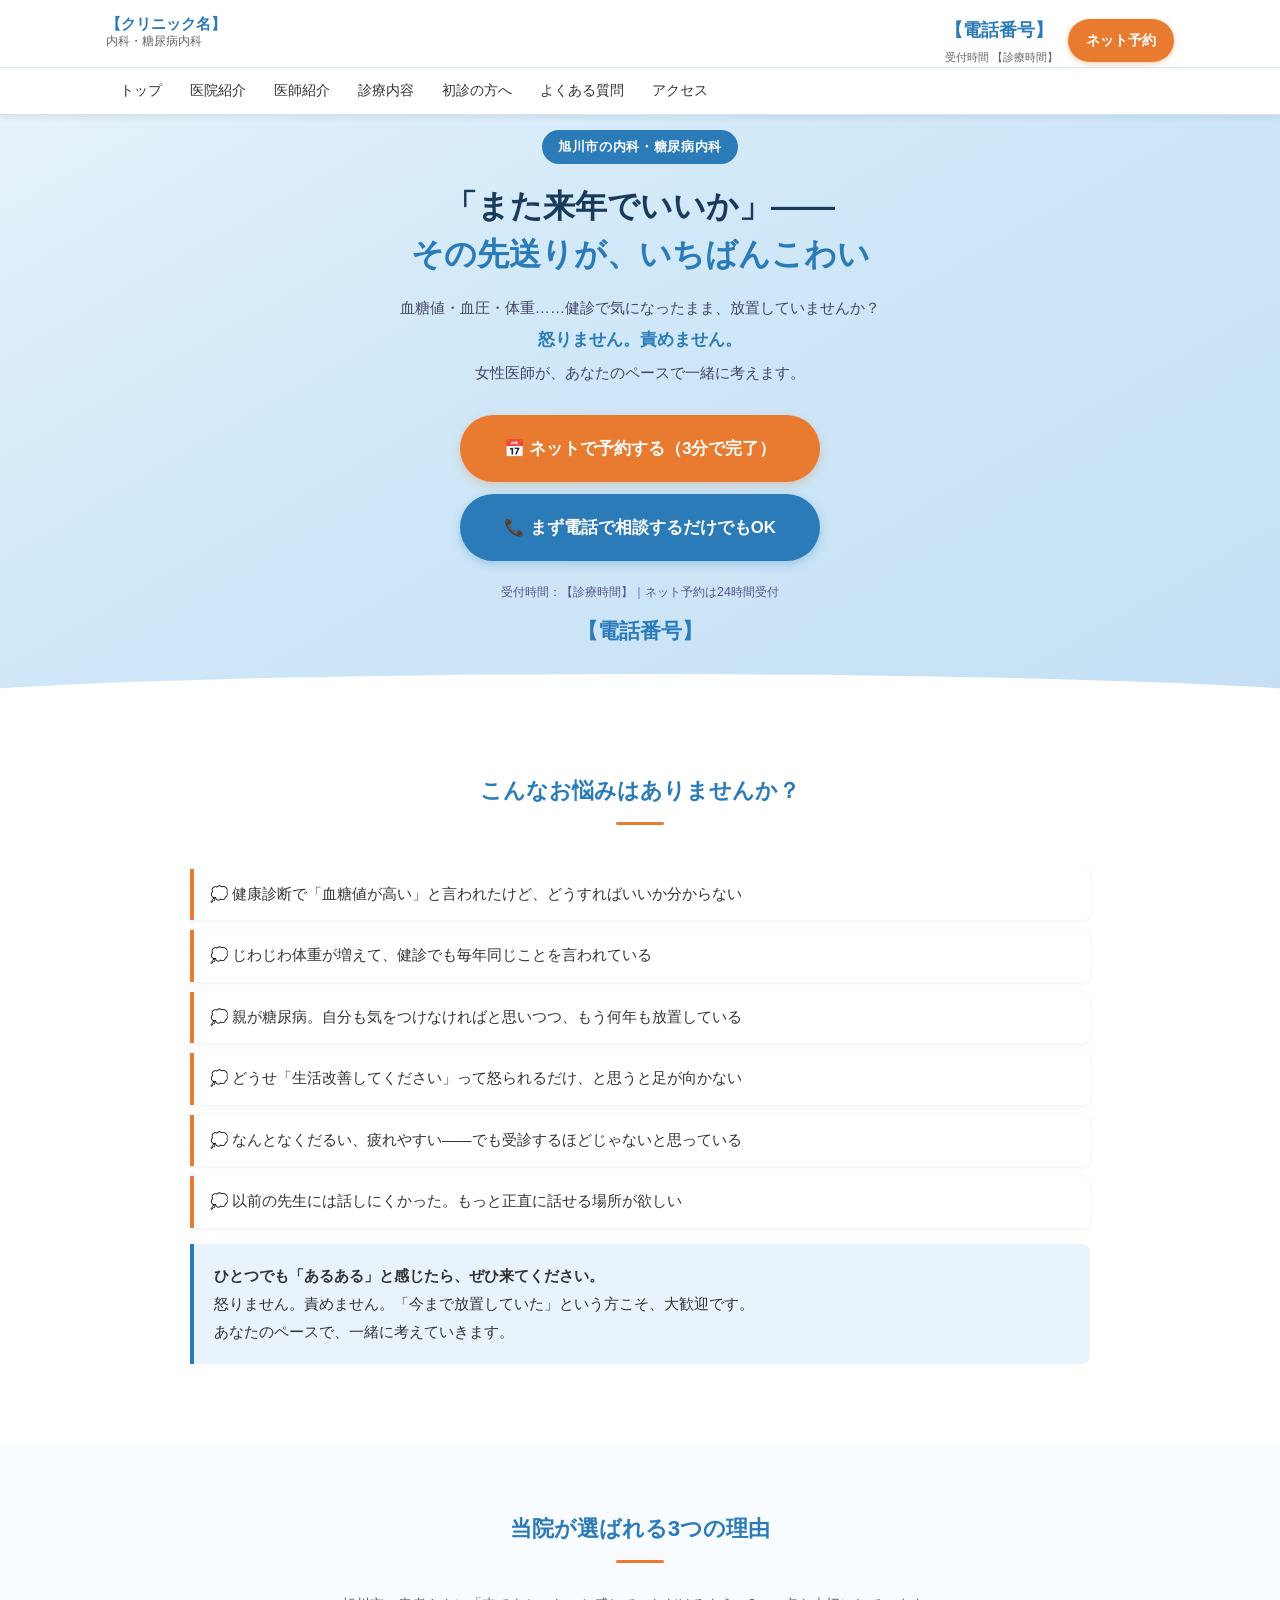
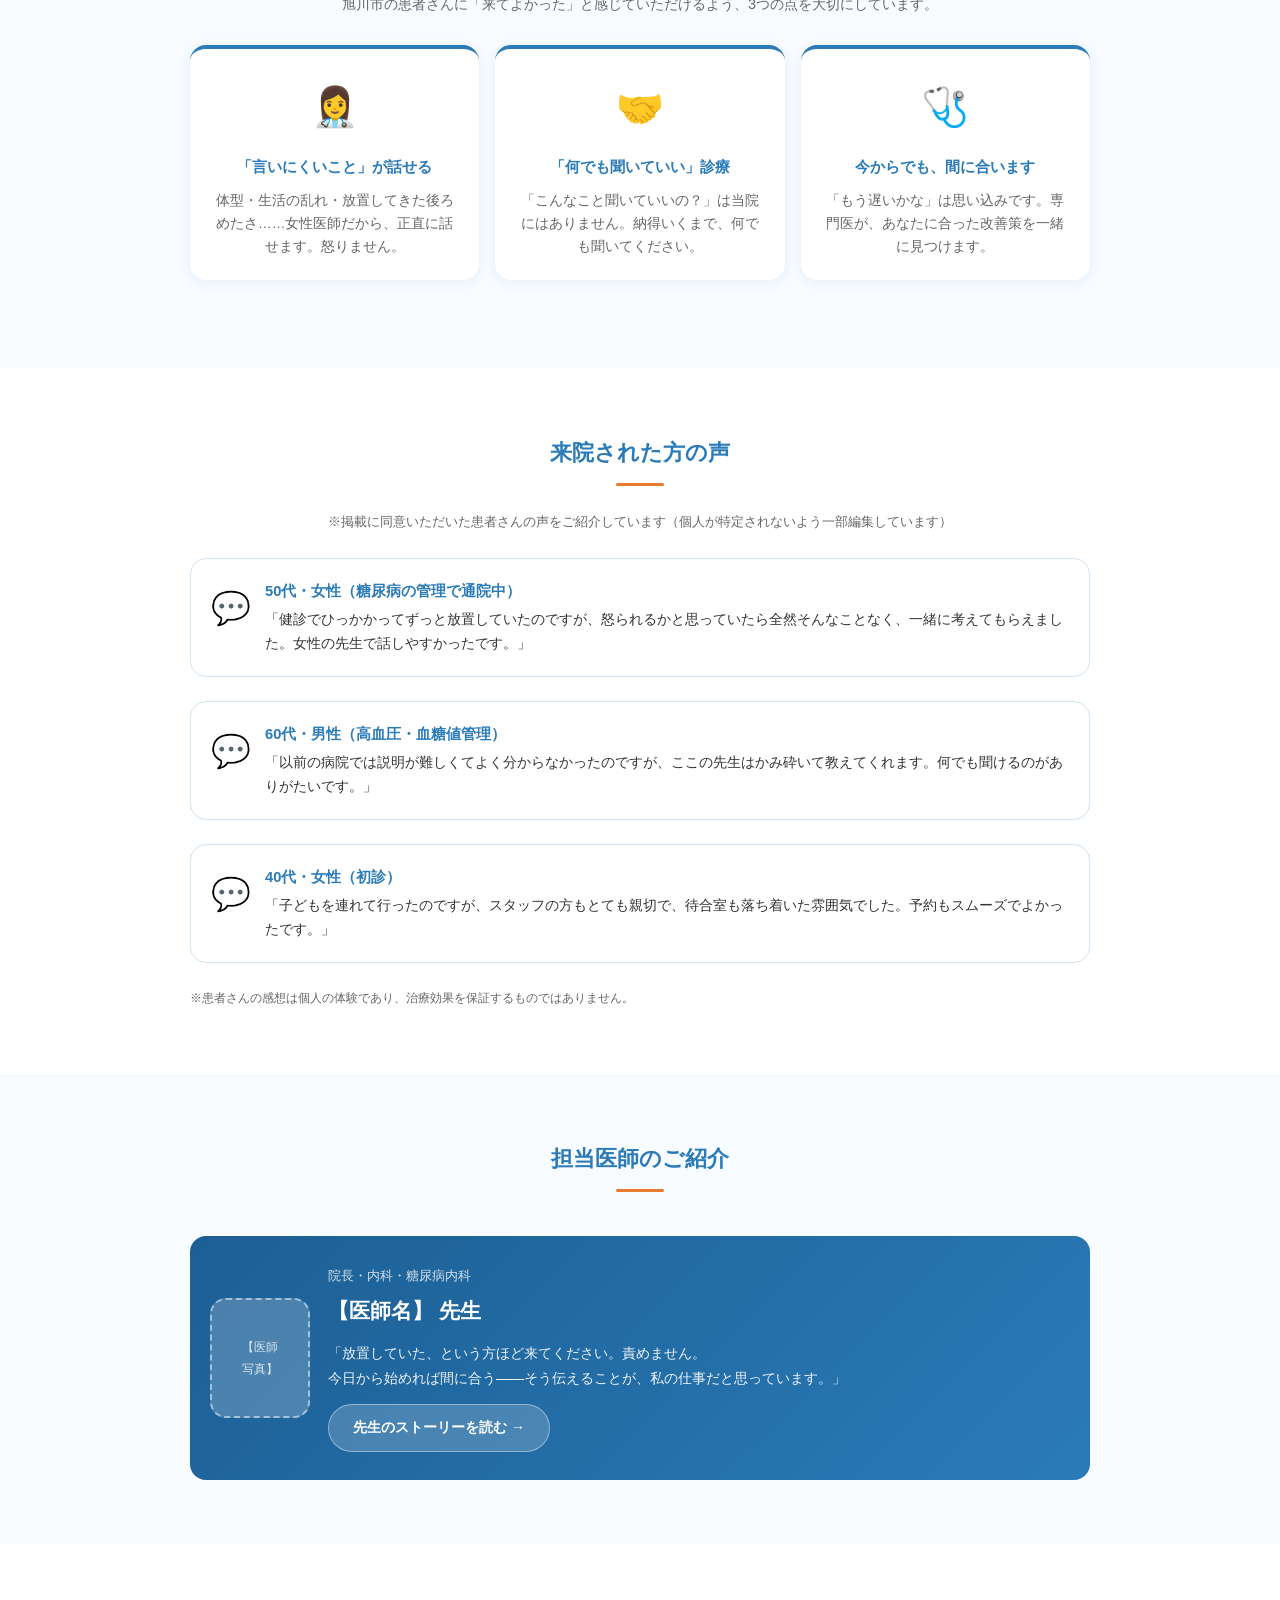
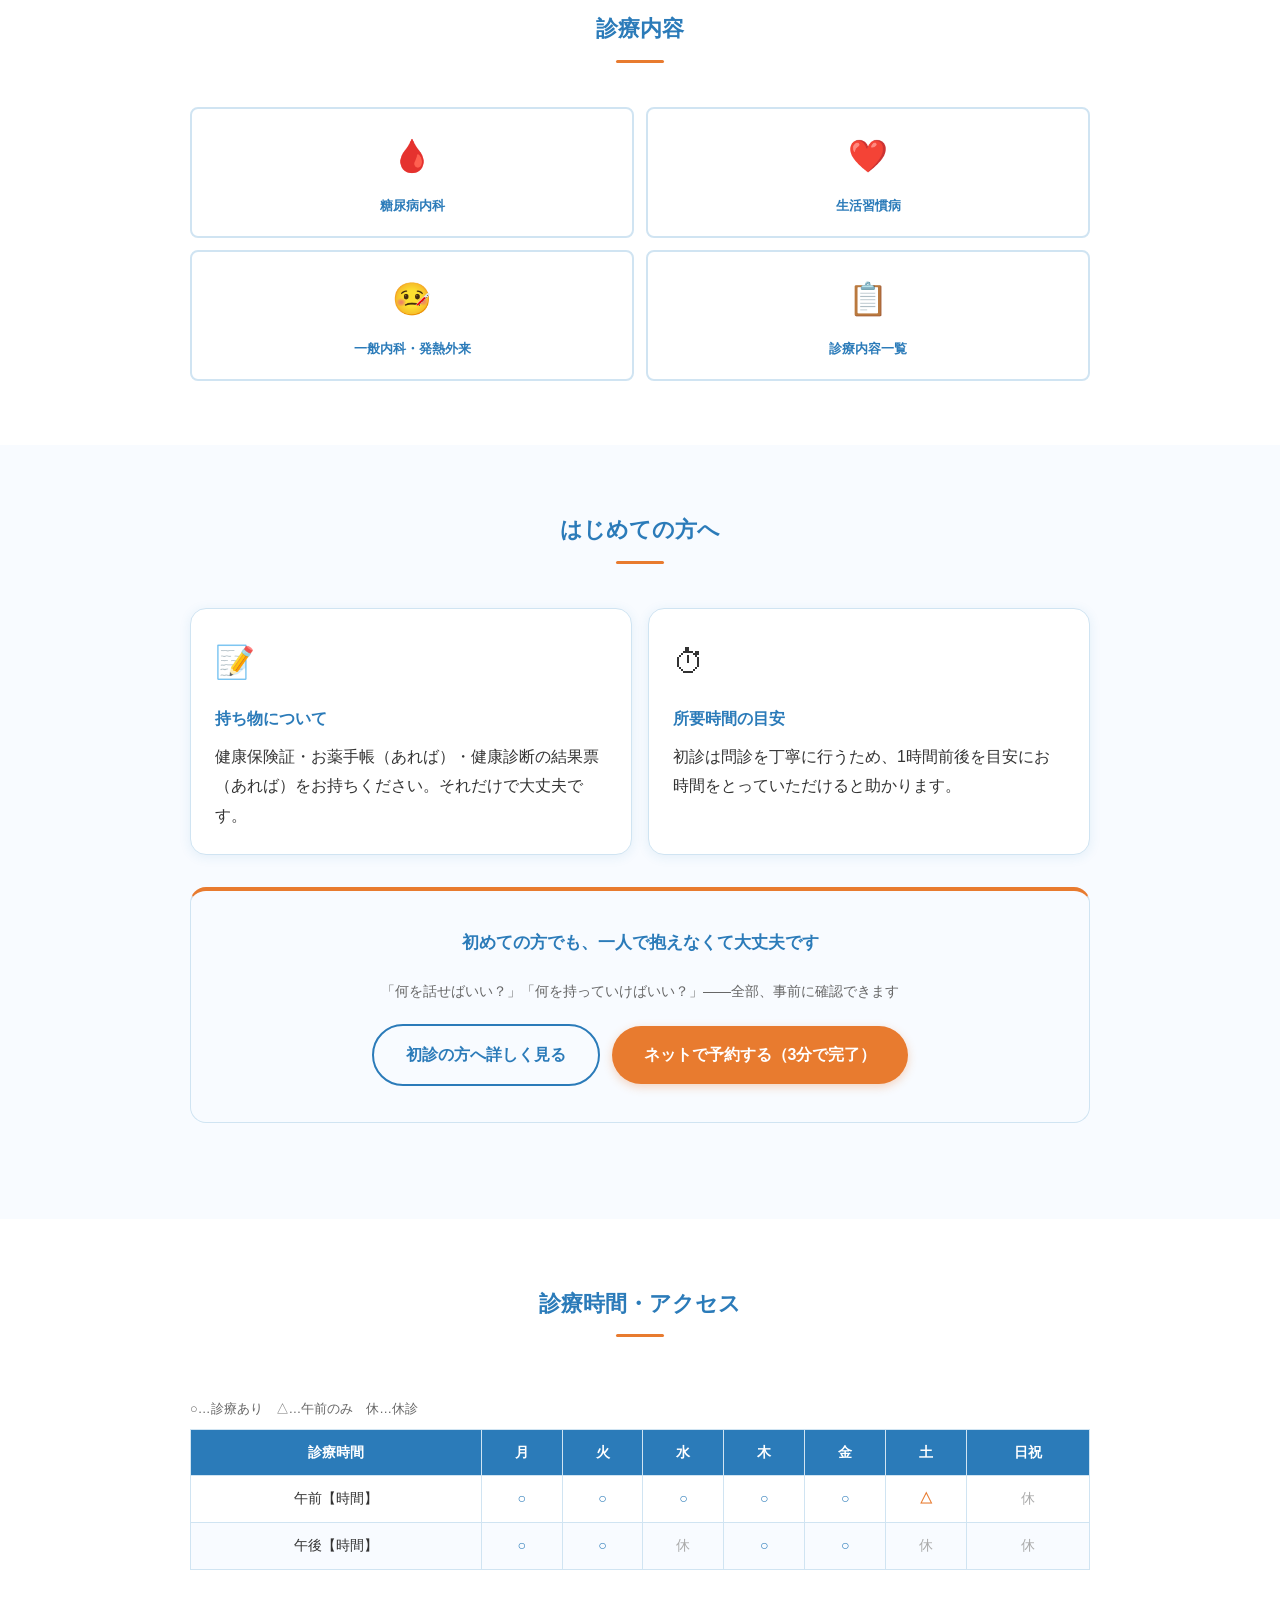
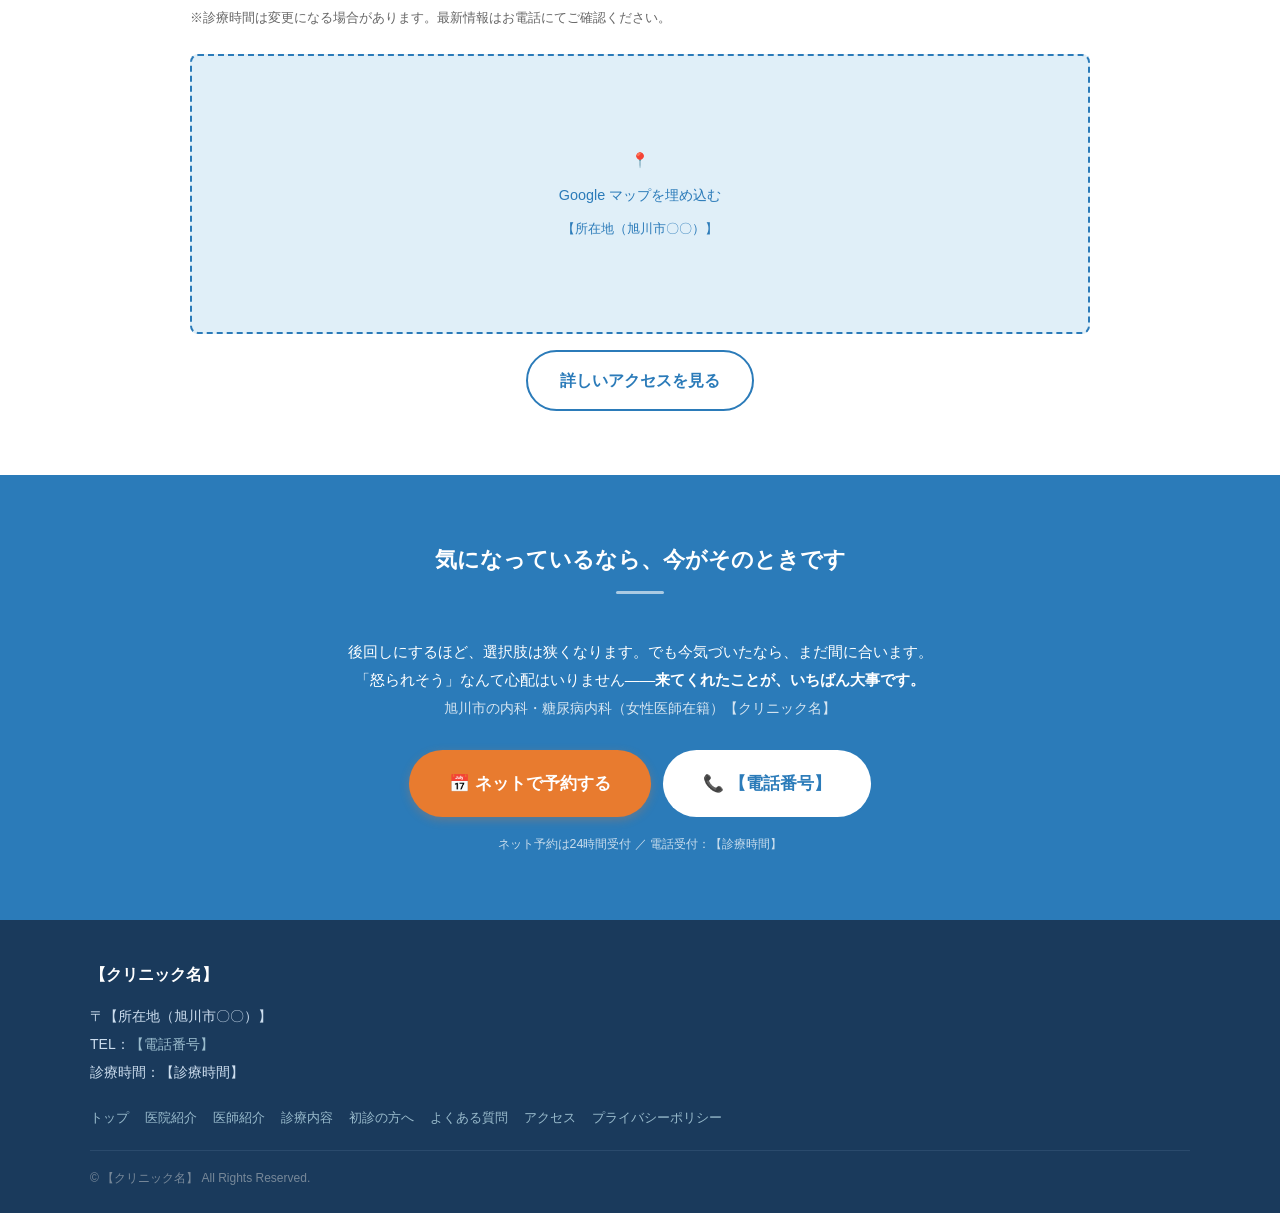
<file: index.html>
<!DOCTYPE html>
<html lang="ja">
<head>
  <meta charset="UTF-8">
  <meta name="viewport" content="width=device-width, initial-scale=1.0">

  <!-- ===== SEO ===== -->
  <meta name="description" content="旭川市の内科・糖尿病内科クリニック。女性医師が丁寧に対応。血糖値・HbA1cが気になる方、生活習慣病・高血圧のご相談はお気軽に。旭川市内科 女性医師。">
  <meta name="keywords" content="旭川市 内科,旭川市 糖尿病内科,旭川市 生活習慣病,旭川市 女性医師,旭川市 発熱外来">
  <!-- 🔴 NEW: canonical -->
  <link rel="canonical" href="https://【ドメイン名】/index.html">

  <!-- ===== OGP（SNSシェア用） 🔴 NEW ===== -->
  <meta property="og:type"        content="website">
  <meta property="og:title"       content="【クリニック名】｜旭川市の内科・糖尿病内科（女性医師）">
  <meta property="og:description" content="旭川市の内科・糖尿病内科クリニック。女性医師が丁寧に対応。健診で血糖値が気になる方もお気軽にご相談を。">
  <meta property="og:url"         content="https://【ドメイン名】/">
  <meta property="og:image"       content="https://【ドメイン名】/images/ogp.jpg">
  <meta property="og:locale"      content="ja_JP">
  <meta name="twitter:card"       content="summary_large_image">

  <title>【クリニック名】｜旭川市の内科・糖尿病内科（女性医師）</title>
  <link rel="stylesheet" href="css/style.css">

  <!-- ===== 構造化データ（JSON-LD）🔴 NEW: ローカルSEOの核心 ===== -->
  <script type="application/ld+json">
  {
    "@context": "https://schema.org",
    "@type": "MedicalClinic",
    "name": "【クリニック名】",
    "description": "旭川市の内科・糖尿病内科クリニック。女性医師が丁寧に対応。糖尿病・生活習慣病・一般内科・発熱外来に対応します。",
    "url": "https://【ドメイン名】/",
    "telephone": "【電話番号】",
    "address": {
      "@type": "PostalAddress",
      "streetAddress": "【番地以下】",
      "addressLocality": "旭川市",
      "addressRegion": "北海道",
      "postalCode": "【郵便番号】",
      "addressCountry": "JP"
    },
    "geo": {
      "@type": "GeoCoordinates",
      "latitude":  "【緯度】",
      "longitude": "【経度】"
    },
    "openingHoursSpecification": [
      {
        "@type": "OpeningHoursSpecification",
        "dayOfWeek": ["Monday","Tuesday","Thursday","Friday"],
        "opens": "【午前開始時間 例:09:00】",
        "closes": "【午後終了時間 例:18:00】"
      },
      {
        "@type": "OpeningHoursSpecification",
        "dayOfWeek": ["Wednesday"],
        "opens": "【午前開始時間】",
        "closes": "【午前終了時間 例:12:30】"
      },
      {
        "@type": "OpeningHoursSpecification",
        "dayOfWeek": ["Saturday"],
        "opens": "【午前開始時間】",
        "closes": "【土曜終了時間】"
      }
    ],
    "medicalSpecialty": [
      "InternalMedicine",
      "Endocrinology"
    ],
    "availableService": [
      {"@type": "MedicalTherapy", "name": "糖尿病内科"},
      {"@type": "MedicalTherapy", "name": "生活習慣病"},
      {"@type": "MedicalTherapy", "name": "高血圧"},
      {"@type": "MedicalTherapy", "name": "脂質異常症"},
      {"@type": "MedicalTherapy", "name": "発熱外来"}
    ],
    "currenciesAccepted": "JPY",
    "paymentAccepted": "現金, クレジットカード",
    "priceRange": "保険診療",
    "hasMap": "https://maps.google.com/?q=【所在地（旭川市〇〇）】",
    "sameAs": []
  }
  </script>

  <style>
    /* ===== トップページ専用スタイル ===== */
    .hero {
      background: linear-gradient(150deg, #e8f3fb 0%, #d0e8f8 40%, #c5e0f5 100%);
      padding: 40px 16px 56px;
      text-align: center;
      position: relative;
      overflow: hidden;
    }
    .hero::after {
      content: '';
      position: absolute;
      bottom: -32px;
      left: -10%;
      width: 120%;
      height: 64px;
      background: #fff;
      border-radius: 50%;
    }
    .hero-label {
      display: inline-block;
      background: var(--color-primary);
      color: #fff;
      font-size: 0.8rem;
      padding: 5px 16px;
      border-radius: 50px;
      margin-bottom: 18px;
      font-weight: 700;
      letter-spacing: 0.05em;
    }
    .hero h1 {
      font-size: 1.65rem;
      font-weight: 700;
      color: #1a3a5c;
      line-height: 1.5;
      margin-bottom: 16px;
    }
    .hero h1 em {
      color: var(--color-primary);
      font-style: normal;
    }
    .hero-sub {
      font-size: 0.95rem;
      color: #446;
      margin-bottom: 28px;
      line-height: 1.8;
    }
    .hero-sub strong {
      color: var(--color-primary);
      font-size: 1.05rem;
      display: inline-block;
      margin: 4px 0;
    }
    .hero-cta {
      display: flex;
      flex-direction: column;
      gap: 12px;
      align-items: center;
      margin-bottom: 20px;
    }
    .hero-cta .btn {
      width: 100%;
      max-width: 360px;
    }
    /* 🔴 NEW: 予約ボタン下の営業時間ヒント */
    .hero-time-hint {
      font-size: 0.78rem;
      color: #558;
      margin-top: 4px;
    }
    .hero-tel-block {
      font-size: 0.82rem;
      color: #446;
      margin-top: 8px;
    }
    .hero-tel-block strong {
      font-size: 1.3rem;
      color: var(--color-primary);
      display: block;
    }

    /* 強みカード */
    .strength-card {
      background: #fff;
      border-radius: var(--radius-lg);
      padding: 22px;
      box-shadow: var(--shadow);
      border-top: 4px solid var(--color-primary);
      text-align: center;
      transition: box-shadow var(--transition), transform var(--transition);
    }
    .strength-card:hover {
      box-shadow: var(--shadow-hover);
      transform: translateY(-3px);
    }
    .strength-card .icon {
      font-size: 2.4rem;
      margin-bottom: 10px;
    }
    .strength-card h3 {
      font-size: 0.95rem;
      color: var(--color-primary);
      margin-bottom: 8px;
    }
    .strength-card p {
      font-size: 0.85rem;
      color: var(--color-text-sub);
      line-height: 1.7;
    }

    /* お悩みセクション */
    .worry-list {
      list-style: none;
      padding: 0;
    }
    .worry-list li {
      background: #fff;
      border-left: 4px solid var(--color-accent);
      padding: 14px 16px;
      margin-bottom: 10px;
      border-radius: 0 var(--radius) var(--radius) 0;
      font-size: 0.92rem;
      box-shadow: 0 1px 6px rgba(0,0,0,0.06);
      line-height: 1.6;
    }
    .worry-list li::before {
      content: '💭 ';
    }

    /* 医師バナー */
    .doctor-banner {
      background: linear-gradient(135deg, #1c5f94 0%, #2b7bb9 100%);
      color: #fff;
      border-radius: var(--radius-lg);
      padding: 28px 20px;
      display: flex;
      flex-direction: column;
      align-items: center;
      gap: 18px;
      text-align: center;
    }
    .doctor-banner-photo {
      width: 100px;
      height: 120px;
      background: rgba(255,255,255,0.2);
      border-radius: var(--radius-lg);
      display: flex;
      align-items: center;
      justify-content: center;
      font-size: 0.75rem;
      border: 2px dashed rgba(255,255,255,0.5);
      color: rgba(255,255,255,0.8);
      flex-shrink: 0;
    }
    .doctor-banner h3 {
      font-size: 0.82rem;
      opacity: 0.8;
      font-weight: 400;
      margin-bottom: 4px;
    }
    .doctor-banner .name {
      font-size: 1.3rem;
      font-weight: 700;
      margin-bottom: 10px;
    }
    .doctor-banner p {
      font-size: 0.88rem;
      opacity: 0.92;
      line-height: 1.75;
    }
    .doctor-banner-link {
      display: inline-block;
      margin-top: 14px;
      background: rgba(255,255,255,0.18);
      color: #fff;
      padding: 10px 24px;
      border-radius: 50px;
      font-size: 0.875rem;
      font-weight: 700;
      text-decoration: none;
      border: 1px solid rgba(255,255,255,0.4);
      transition: background var(--transition);
    }
    .doctor-banner-link:hover {
      background: rgba(255,255,255,0.3);
      text-decoration: none;
    }

    /* 診療ショートカット */
    .treatment-shortcuts {
      display: grid;
      grid-template-columns: 1fr 1fr;
      gap: 12px;
    }
    .treatment-shortcut-item {
      background: #fff;
      border: 2px solid var(--color-border);
      border-radius: var(--radius);
      padding: 18px 12px;
      text-align: center;
      text-decoration: none;
      color: var(--color-text);
      transition: border-color var(--transition), background var(--transition), transform var(--transition);
      display: block;
    }
    .treatment-shortcut-item:hover {
      border-color: var(--color-primary);
      background: var(--color-primary-light);
      text-decoration: none;
      transform: translateY(-2px);
    }
    .treatment-shortcut-item .icon {
      font-size: 2rem;
      margin-bottom: 8px;
    }
    .treatment-shortcut-item p {
      font-size: 0.82rem;
      color: var(--color-primary);
      font-weight: 700;
    }

    /* 診療時間テーブル */
    .hours-table th {
      background: var(--color-primary);
      color: #fff;
      font-size: 0.85rem;
      padding: 10px 6px;
      text-align: center;
    }
    .hours-table td {
      font-size: 0.875rem;
      padding: 10px 6px;
      text-align: center;
    }
    .hours-table .circle  { color: var(--color-primary); font-weight: 700; }
    .hours-table .triangle { color: var(--color-accent); font-weight: 700; }
    .hours-table .closed  { color: #aaa; }

    /* 🔴 NEW: 「来院された方の声」風バナー */
    .social-proof {
      background: #fff;
      border: 1px solid var(--color-border);
      border-radius: var(--radius-lg);
      padding: 20px;
      margin: 24px 0;
      display: flex;
      align-items: flex-start;
      gap: 14px;
    }
    .social-proof .icon {
      font-size: 2rem;
      flex-shrink: 0;
    }
    .social-proof p {
      font-size: 0.88rem;
      line-height: 1.7;
      color: var(--color-text);
    }
    .social-proof p strong {
      color: var(--color-primary);
      font-size: 0.92rem;
      display: block;
      margin-bottom: 4px;
    }

    @media (min-width: 768px) {
      .doctor-banner {
        flex-direction: row;
        text-align: left;
      }
      .hero h1 { font-size: 2rem; }
    }
  </style>
</head>
<body>

<!-- 🔴 NEW: スキップリンク（アクセシビリティ） -->
<a href="#main-content" class="skip-link">メインコンテンツへスキップ</a>

<!-- 🔴 NEW: スマホナビオーバーレイ（背景クリックで閉じる） -->
<div class="nav-overlay" id="navOverlay" onclick="closeNav()"></div>

<!-- ===== ヘッダー ===== -->
<header class="site-header">
  <div class="header-inner">
    <div class="site-logo">
      <a href="index.html">
        【クリニック名】
        <span>内科・糖尿病内科</span>
      </a>
    </div>
    <div class="header-right">
      <div class="header-tel">
        <a href="tel:【電話番号】">【電話番号】</a>
        <span>受付時間 【診療時間】</span>
      </div>
      <a href="【予約URL】" class="btn-reserve-header">ネット予約</a>
      <!-- 🔴 FIX: aria-expanded で開閉状態を通知 -->
      <button class="nav-toggle" id="navToggle" aria-label="メニューを開く" aria-expanded="false" aria-controls="globalNav" onclick="toggleNav()">
        <span></span><span></span><span></span>
      </button>
    </div>
  </div>
  <nav class="global-nav" id="globalNav" aria-label="メインナビゲーション">
    <ul>
      <li><a href="index.html" aria-current="page">トップ</a></li>
      <li><a href="about.html">医院紹介</a></li>
      <li><a href="doctor.html">医師紹介</a></li>
      <li><a href="treatment/index.html">診療内容</a></li>
      <li><a href="first-visit.html">初診の方へ</a></li>
      <li><a href="faq.html">よくある質問</a></li>
      <li><a href="access.html">アクセス</a></li>
    </ul>
  </nav>
</header>

<!-- 🔴 FIX: <main> タグを追加（アクセシビリティ・SEO改善） -->
<main id="main-content">

  <!-- ===== ファーストビュー ===== -->
  <section class="hero" aria-labelledby="hero-heading">
    <p class="hero-label">旭川市の内科・糖尿病内科</p>
    <h1 id="hero-heading">
      「また来年でいいか」——<br>
      <em>その先送りが、いちばんこわい</em>
    </h1>
    <p class="hero-sub">
      血糖値・血圧・体重……健診で気になったまま、放置していませんか？<br>
      <strong>怒りません。責めません。</strong><br>
      女性医師が、あなたのペースで一緒に考えます。
    </p>
    <div class="hero-cta">
      <a href="【予約URL】" class="btn btn-accent btn-lg pulse">📅 ネットで予約する（3分で完了）</a>
      <a href="tel:【電話番号】" class="btn btn-primary btn-lg">📞 まず電話で相談するだけでもOK</a>
    </div>
    <p class="hero-time-hint">受付時間：【診療時間】｜ネット予約は24時間受付</p>
    <div class="hero-tel-block">
      <strong>【電話番号】</strong>
    </div>
  </section>

  <!-- ===== こんなお悩みありませんか？ ===== -->
  <section class="section">
    <div class="section-inner">
      <h2 class="section-title">こんなお悩みはありませんか？</h2>
      <ul class="worry-list">
        <li>健康診断で「血糖値が高い」と言われたけど、どうすればいいか分からない</li>
        <li>じわじわ体重が増えて、健診でも毎年同じことを言われている</li>
        <li>親が糖尿病。自分も気をつけなければと思いつつ、もう何年も放置している</li>
        <li>どうせ「生活改善してください」って怒られるだけ、と思うと足が向かない</li>
        <li>なんとなくだるい、疲れやすい——でも受診するほどじゃないと思っている</li>
        <li>以前の先生には話しにくかった。もっと正直に話せる場所が欲しい</li>
      </ul>
      <div class="balloon-box">
        <strong>ひとつでも「あるある」と感じたら、ぜひ来てください。</strong><br>
        怒りません。責めません。「今まで放置していた」という方こそ、大歓迎です。<br>
        あなたのペースで、一緒に考えていきます。
      </div>
    </div>
  </section>

  <!-- ===== 3つの安心 ===== -->
  <section class="section section-bg">
    <div class="section-inner">
      <h2 class="section-title">当院が選ばれる3つの理由</h2>
      <!-- 🔴 NEW: リード文を追加してセクションの文脈を補強 -->
      <p style="text-align:center; font-size:0.9rem; color:var(--color-text-sub); margin-bottom:28px; margin-top:-16px;">
        旭川市の患者さんに「来てよかった」と感じていただけるよう、3つの点を大切にしています。
      </p>
      <div class="card-grid col3">
        <div class="strength-card">
          <div class="icon">👩‍⚕️</div>
          <h3>「言いにくいこと」が話せる</h3>
          <p>体型・生活の乱れ・放置してきた後ろめたさ……女性医師だから、正直に話せます。怒りません。</p>
        </div>
        <div class="strength-card">
          <div class="icon">🤝</div>
          <h3>「何でも聞いていい」診療</h3>
          <p>「こんなこと聞いていいの？」は当院にはありません。納得いくまで、何でも聞いてください。</p>
        </div>
        <div class="strength-card">
          <div class="icon">🩺</div>
          <h3>今からでも、間に合います</h3>
          <p>「もう遅いかな」は思い込みです。専門医が、あなたに合った改善策を一緒に見つけます。</p>
        </div>
      </div>
    </div>
  </section>

  <!-- 🔴 NEW: 来院された方の声（社会的証明） -->
  <section class="section">
    <div class="section-inner">
      <h2 class="section-title">来院された方の声</h2>
      <p style="text-align:center; font-size:0.8rem; color:var(--color-text-sub); margin-top:-20px; margin-bottom:24px;">
        ※掲載に同意いただいた患者さんの声をご紹介しています（個人が特定されないよう一部編集しています）
      </p>

      <div class="social-proof">
        <div class="icon">💬</div>
        <p>
          <strong>50代・女性（糖尿病の管理で通院中）</strong>
          「健診でひっかかってずっと放置していたのですが、怒られるかと思っていたら全然そんなことなく、一緒に考えてもらえました。女性の先生で話しやすかったです。」
        </p>
      </div>

      <div class="social-proof">
        <div class="icon">💬</div>
        <p>
          <strong>60代・男性（高血圧・血糖値管理）</strong>
          「以前の病院では説明が難しくてよく分からなかったのですが、ここの先生はかみ砕いて教えてくれます。何でも聞けるのがありがたいです。」
        </p>
      </div>

      <div class="social-proof">
        <div class="icon">💬</div>
        <p>
          <strong>40代・女性（初診）</strong>
          「子どもを連れて行ったのですが、スタッフの方もとても親切で、待合室も落ち着いた雰囲気でした。予約もスムーズでよかったです。」
        </p>
      </div>

      <p style="font-size:0.78rem; color:var(--color-text-sub); margin-top:8px;">
        ※患者さんの感想は個人の体験であり、治療効果を保証するものではありません。
      </p>
    </div>
  </section>

  <!-- ===== 医師紹介バナー ===== -->
  <section class="section section-bg">
    <div class="section-inner">
      <h2 class="section-title">担当医師のご紹介</h2>
      <div class="doctor-banner">
        <div class="doctor-banner-photo" aria-hidden="true">
          【医師<br>写真】
        </div>
        <div>
          <h3>院長・内科・糖尿病内科</h3>
          <div class="name">【医師名】 先生</div>
          <p>
            「放置していた、という方ほど来てください。責めません。<br>
            今日から始めれば間に合う——そう伝えることが、私の仕事だと思っています。」
          </p>
          <a href="doctor.html" class="doctor-banner-link">先生のストーリーを読む →</a>
        </div>
      </div>
    </div>
  </section>

  <!-- ===== 診療内容ショートカット ===== -->
  <section class="section">
    <div class="section-inner">
      <h2 class="section-title">診療内容</h2>
      <div class="treatment-shortcuts">
        <a href="treatment/diabetes.html" class="treatment-shortcut-item">
          <div class="icon">🩸</div>
          <p>糖尿病内科</p>
        </a>
        <a href="treatment/lifestyle.html" class="treatment-shortcut-item">
          <div class="icon">❤️</div>
          <p>生活習慣病</p>
        </a>
        <a href="treatment/general.html" class="treatment-shortcut-item">
          <div class="icon">🤒</div>
          <p>一般内科・発熱外来</p>
        </a>
        <a href="treatment/index.html" class="treatment-shortcut-item">
          <div class="icon">📋</div>
          <p>診療内容一覧</p>
        </a>
      </div>
    </div>
  </section>

  <!-- ===== 初診の方へ案内 ===== -->
  <section class="section section-bg">
    <div class="section-inner">
      <h2 class="section-title">はじめての方へ</h2>
      <div class="card-grid">
        <div class="card">
          <div class="card-icon">📝</div>
          <h3>持ち物について</h3>
          <p>健康保険証・お薬手帳（あれば）・健康診断の結果票（あれば）をお持ちください。それだけで大丈夫です。</p>
        </div>
        <div class="card">
          <div class="card-icon">⏱</div>
          <h3>所要時間の目安</h3>
          <p>初診は問診を丁寧に行うため、1時間前後を目安にお時間をとっていただけると助かります。</p>
        </div>
      </div>
      <div class="cta-block">
        <p class="cta-main-text">初めての方でも、一人で抱えなくて大丈夫です</p>
        <p class="cta-sub-text">「何を話せばいい？」「何を持っていけばいい？」——全部、事前に確認できます</p>
        <div class="btn-group">
          <a href="first-visit.html" class="btn btn-outline">初診の方へ詳しく見る</a>
          <a href="【予約URL】" class="btn btn-accent pulse">ネットで予約する（3分で完了）</a>
        </div>
      </div>
    </div>
  </section>

  <!-- ===== 診療時間 ===== -->
  <section class="section">
    <div class="section-inner">
      <h2 class="section-title">診療時間・アクセス</h2>
      <div style="overflow-x:auto; margin-bottom:20px; -webkit-overflow-scrolling:touch;">
        <table class="table-basic hours-table" style="min-width:480px;">
          <caption style="text-align:left; font-size:0.8rem; color:var(--color-text-sub); padding:0 0 8px; caption-side:top;">
            ○…診療あり　△…午前のみ　休…休診
          </caption>
          <thead>
            <tr>
              <th scope="col">診療時間</th>
              <th scope="col">月</th><th scope="col">火</th><th scope="col">水</th>
              <th scope="col">木</th><th scope="col">金</th><th scope="col">土</th><th scope="col">日祝</th>
            </tr>
          </thead>
          <tbody>
            <tr>
              <td>午前【時間】</td>
              <td class="circle">○</td>
              <td class="circle">○</td>
              <td class="circle">○</td>
              <td class="circle">○</td>
              <td class="circle">○</td>
              <td class="triangle">△</td>
              <td class="closed">休</td>
            </tr>
            <tr>
              <td>午後【時間】</td>
              <td class="circle">○</td>
              <td class="circle">○</td>
              <td class="closed">休</td>
              <td class="circle">○</td>
              <td class="circle">○</td>
              <td class="closed">休</td>
              <td class="closed">休</td>
            </tr>
          </tbody>
        </table>
      </div>
      <p style="font-size:0.8rem; color:var(--color-text-sub); margin-bottom:24px;">
        ※診療時間は変更になる場合があります。最新情報はお電話にてご確認ください。
      </p>
      <div class="map-placeholder" role="img" aria-label="クリニックの地図（後日Googleマップを埋め込み予定）">
        <span>📍</span>
        <span>Google マップを埋め込む</span>
        <span style="font-size:0.8rem;">【所在地（旭川市〇〇）】</span>
      </div>
      <p style="text-align:center; margin-top:16px;">
        <a href="access.html" class="btn btn-outline">詳しいアクセスを見る</a>
      </p>
    </div>
  </section>

  <!-- ===== ページ下部CTA ===== -->
  <section class="section section-blue" aria-labelledby="bottom-cta-heading">
    <div class="section-inner" style="text-align:center;">
      <h2 class="section-title light" id="bottom-cta-heading">気になっているなら、今がそのときです</h2>
      <p style="margin-bottom:28px; font-size:0.95rem; line-height:1.85;">
        後回しにするほど、選択肢は狭くなります。でも今気づいたなら、まだ間に合います。<br>
        「怒られそう」なんて心配はいりません——<strong>来てくれたことが、いちばん大事です。</strong><br>
        <span style="font-size:0.85rem; opacity:0.8;">旭川市の内科・糖尿病内科（女性医師在籍）【クリニック名】</span>
      </p>
      <div class="btn-group">
        <a href="【予約URL】" class="btn btn-accent btn-lg pulse">📅 ネットで予約する</a>
        <a href="tel:【電話番号】" class="btn btn-lg" style="background:#fff; color:var(--color-primary); min-height:48px;">📞 【電話番号】</a>
      </div>
      <p style="font-size:0.78rem; opacity:0.75; margin-top:16px;">ネット予約は24時間受付 ／ 電話受付：【診療時間】</p>
    </div>
  </section>

</main>

<!-- ===== フッター ===== -->
<footer class="site-footer">
  <div class="footer-inner">
    <div class="footer-logo">【クリニック名】</div>
    <div class="footer-info">
      〒【所在地（旭川市〇〇）】<br>
      TEL：<a href="tel:【電話番号】" style="color:#9bc;">【電話番号】</a><br>
      診療時間：【診療時間】
    </div>
    <nav class="footer-nav" aria-label="フッターナビゲーション">
      <a href="index.html">トップ</a>
      <a href="about.html">医院紹介</a>
      <a href="doctor.html">医師紹介</a>
      <a href="treatment/index.html">診療内容</a>
      <a href="first-visit.html">初診の方へ</a>
      <a href="faq.html">よくある質問</a>
      <a href="access.html">アクセス</a>
      <a href="privacy.html">プライバシーポリシー</a>
    </nav>
    <p class="footer-copy">© 【クリニック名】 All Rights Reserved.</p>
  </div>
</footer>

<!-- ===== スマホ固定CTA ===== -->
<div class="fixed-cta-bar" role="navigation" aria-label="予約ナビゲーション">
  <a href="tel:【電話番号】" class="cta-tel">📞 電話で予約</a>
  <a href="【予約URL】" class="cta-web">🗓 ネット予約</a>
</div>

<script>
  /* ===== ナビゲーション制御 ===== */
  function toggleNav() {
    const nav     = document.getElementById('globalNav');
    const overlay = document.getElementById('navOverlay');
    const btn     = document.getElementById('navToggle');
    const isOpen  = nav.classList.toggle('is-open');
    overlay.classList.toggle('is-open', isOpen);
    /* 🔴 FIX: aria-expanded を更新 */
    btn.setAttribute('aria-expanded', isOpen ? 'true' : 'false');
    btn.setAttribute('aria-label', isOpen ? 'メニューを閉じる' : 'メニューを開く');
  }

  function closeNav() {
    const nav     = document.getElementById('globalNav');
    const overlay = document.getElementById('navOverlay');
    const btn     = document.getElementById('navToggle');
    nav.classList.remove('is-open');
    overlay.classList.remove('is-open');
    btn.setAttribute('aria-expanded', 'false');
    btn.setAttribute('aria-label', 'メニューを開く');
  }

  /* Escキーでナビを閉じる */
  document.addEventListener('keydown', function(e) {
    if (e.key === 'Escape') closeNav();
  });

  /* アコーディオン（faq.htmlなどで流用） */
  document.querySelectorAll('.accordion-btn').forEach(function(btn) {
    btn.addEventListener('click', function() {
      this.classList.toggle('is-open');
      this.nextElementSibling.classList.toggle('is-open');
    });
  });
</script>

<!--
===========================================
【トップページ】後から差し替えるべきポイント
===========================================
1.  【クリニック名】→ 正式名称に変更（全ページ共通）
2.  【電話番号】→ 実際の電話番号（全ページ共通）
3.  【予約URL】→ ネット予約システムのURL（全ページ共通）
4.  【診療時間】→ 実際の曜日・時間帯（全ページ共通）
5.  【ドメイン名】→ 実際のドメインに変更（canonical・OGP・JSON-LD）
6.  診療時間テーブルの○△休 → 実際のスケジュールに変更
7.  JSON-LD の住所・座標・営業時間 → 正確な情報に変更
8.  OGP画像（ogp.jpg）→ 1200×630px の画像を作成・配置
9.  「来院された方の声」3件 → 実際の患者さんへの許諾取得後に差し替え
10. 医師名・医師写真 → 掲載合意後に変更
11. 医師のコメント文 → 先生の実際の言葉に変更
12. 「ネット予約は24時間受付」→ 実際の予約システムに合わせて変更
===========================================
-->
</body>
</html>
</file>
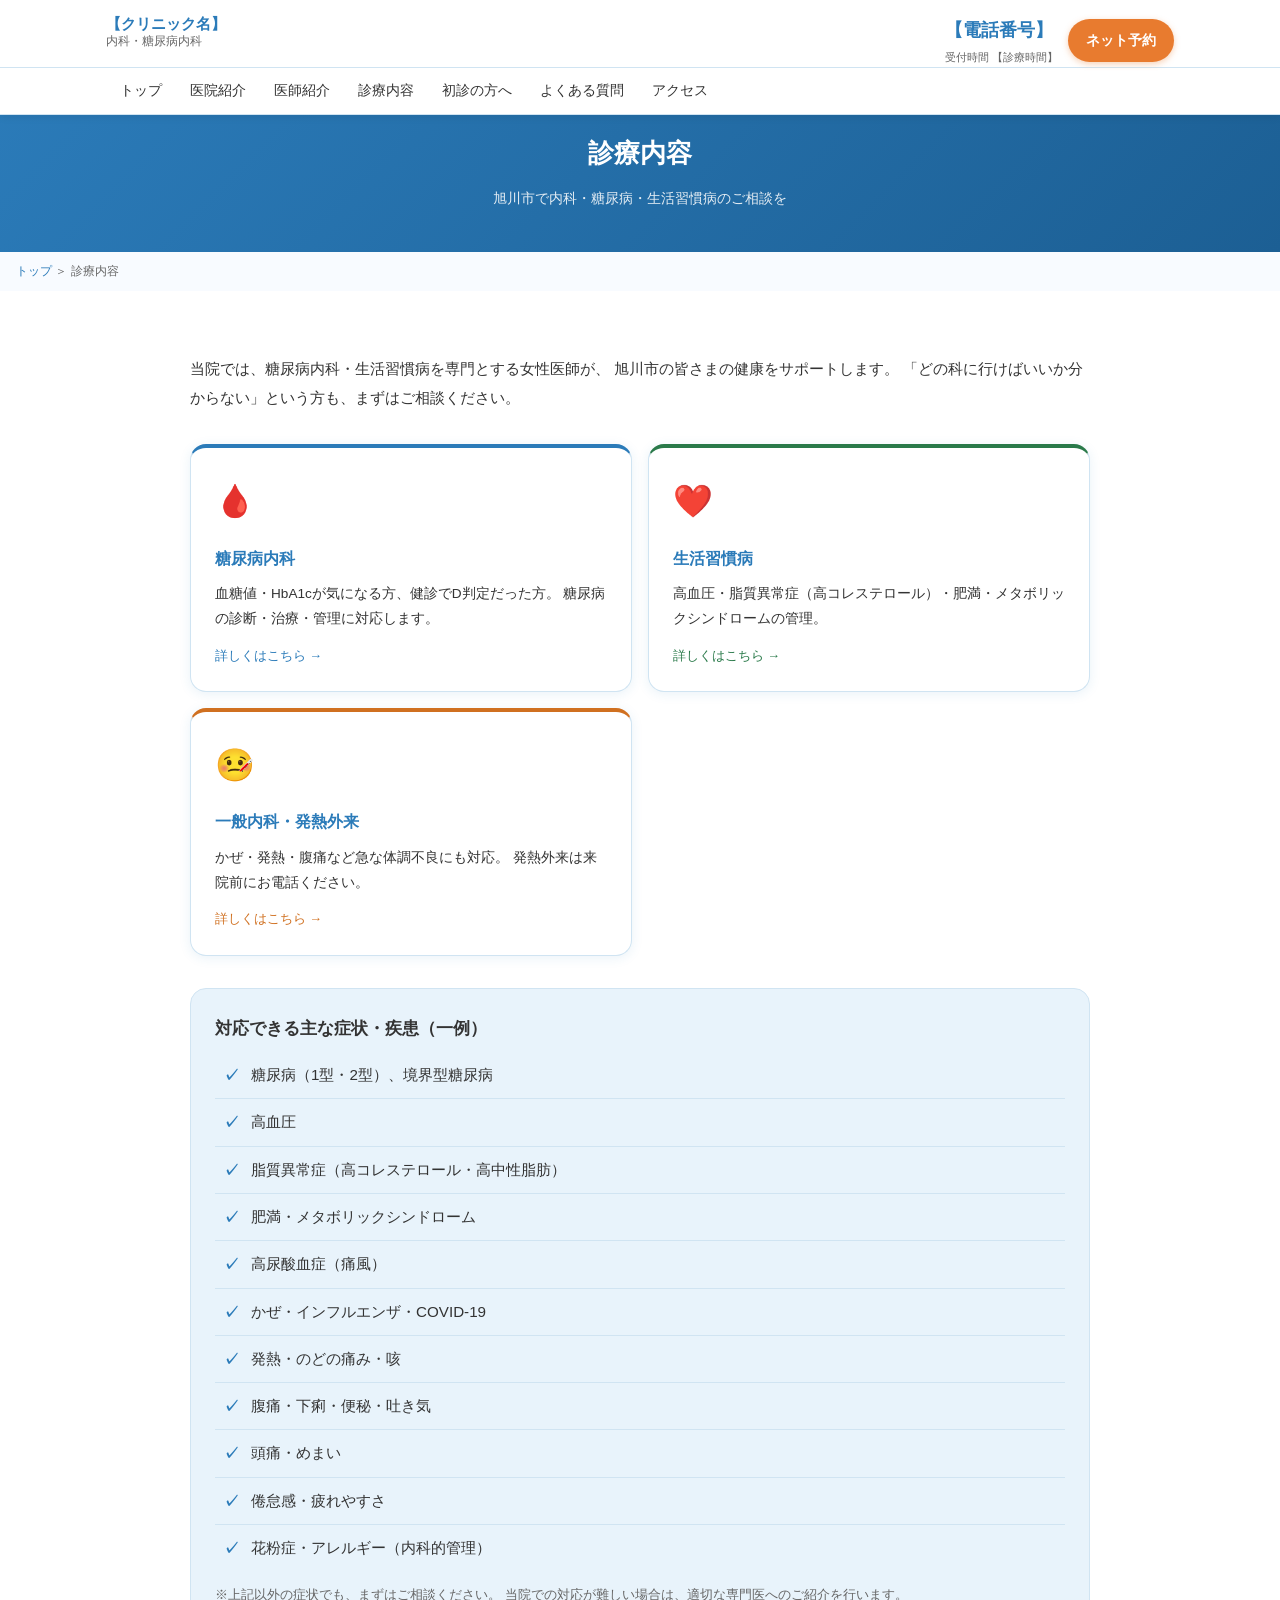
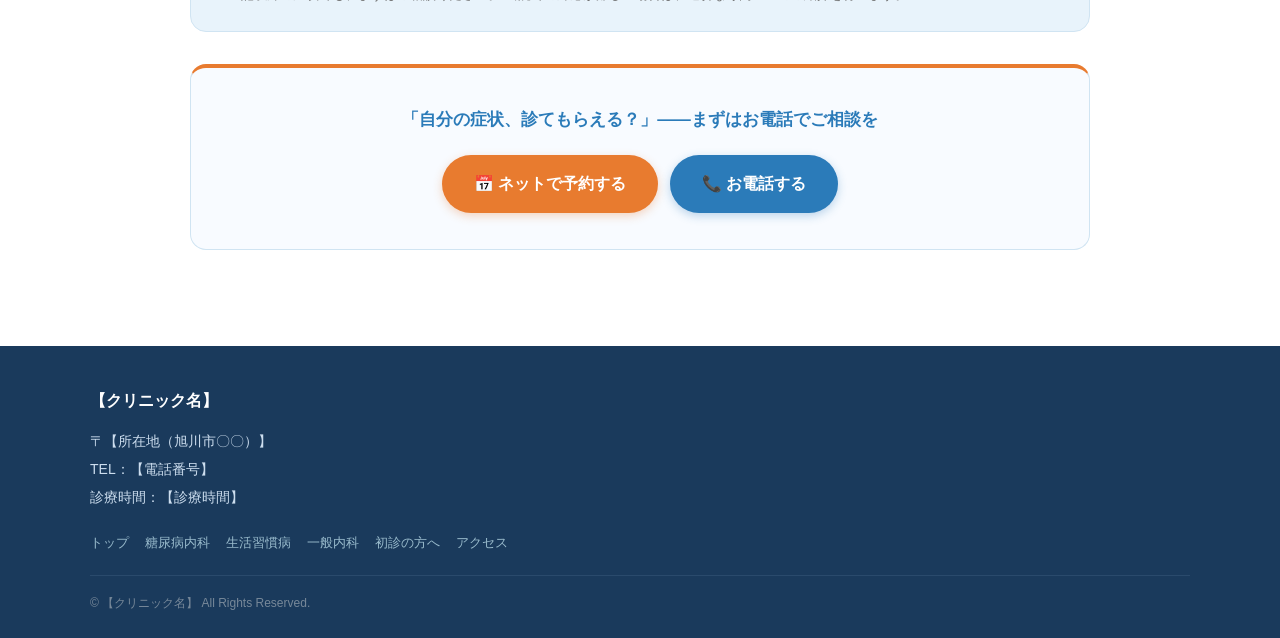
<file: treatment/index.html>
<!DOCTYPE html>
<html lang="ja">
<head>
  <meta charset="UTF-8">
  <meta name="viewport" content="width=device-width, initial-scale=1.0">
  <meta name="description" content="旭川市【クリニック名】の診療内容一覧。糖尿病内科・生活習慣病（高血圧・脂質異常症）・一般内科・発熱外来に対応。旭川市内科。">
  <title>診療内容｜【クリニック名】｜旭川市の内科・糖尿病内科</title>
  <link rel="stylesheet" href="../css/style.css">
</head>
<body>

<header class="site-header">
  <div class="header-inner">
    <div class="site-logo">
      <a href="../index.html" style="color:inherit; text-decoration:none;">
        【クリニック名】
        <span>内科・糖尿病内科</span>
      </a>
    </div>
    <div class="header-right">
      <div class="header-tel">
        <a href="tel:【電話番号】">【電話番号】</a>
        <span>受付時間 【診療時間】</span>
      </div>
      <a href="【予約URL】" class="btn-reserve-header">ネット予約</a>
      <button class="nav-toggle" aria-label="メニュー" onclick="toggleNav()">
        <span></span><span></span><span></span>
      </button>
    </div>
  </div>
  <nav class="global-nav" id="globalNav">
    <ul>
      <li><a href="../index.html">トップ</a></li>
      <li><a href="../about.html">医院紹介</a></li>
      <li><a href="../doctor.html">医師紹介</a></li>
      <li><a href="index.html">診療内容</a></li>
      <li><a href="../first-visit.html">初診の方へ</a></li>
      <li><a href="../faq.html">よくある質問</a></li>
      <li><a href="../access.html">アクセス</a></li>
    </ul>
  </nav>
</header>

<section class="page-hero">
  <h1>診療内容</h1>
  <p>旭川市で内科・糖尿病・生活習慣病のご相談を</p>
</section>
<div class="breadcrumb">
  <a href="../index.html">トップ</a> ＞ 診療内容
</div>

<main>
  <section class="section">
    <div class="section-inner">

      <p style="font-size:0.92rem; line-height:1.95; margin-bottom:32px;">
        当院では、糖尿病内科・生活習慣病を専門とする女性医師が、
        旭川市の皆さまの健康をサポートします。
        「どの科に行けばいいか分からない」という方も、まずはご相談ください。
      </p>

      <div class="card-grid">

        <a href="diabetes.html" class="card" style="text-decoration:none; color:inherit; border-top:4px solid var(--color-primary);">
          <div class="card-icon">🩸</div>
          <h3>糖尿病内科</h3>
          <p style="font-size:0.85rem; margin-bottom:12px;">
            血糖値・HbA1cが気になる方、健診でD判定だった方。
            糖尿病の診断・治療・管理に対応します。
          </p>
          <p style="font-size:0.8rem; color:var(--color-primary);">詳しくはこちら →</p>
        </a>

        <a href="lifestyle.html" class="card" style="text-decoration:none; color:inherit; border-top:4px solid #2a7a4a;">
          <div class="card-icon">❤️</div>
          <h3>生活習慣病</h3>
          <p style="font-size:0.85rem; margin-bottom:12px;">
            高血圧・脂質異常症（高コレステロール）・肥満・メタボリックシンドロームの管理。
          </p>
          <p style="font-size:0.8rem; color:#2a7a4a;">詳しくはこちら →</p>
        </a>

        <a href="general.html" class="card" style="text-decoration:none; color:inherit; border-top:4px solid #d07020;">
          <div class="card-icon">🤒</div>
          <h3>一般内科・発熱外来</h3>
          <p style="font-size:0.85rem; margin-bottom:12px;">
            かぜ・発熱・腹痛など急な体調不良にも対応。
            発熱外来は来院前にお電話ください。
          </p>
          <p style="font-size:0.8rem; color:#d07020;">詳しくはこちら →</p>
        </a>

      </div>

      <div class="highlight-box" style="margin-top:32px;">
        <h3 class="sub-title" style="margin-top:0;">対応できる主な症状・疾患（一例）</h3>
        <ul class="check-list">
          <li>糖尿病（1型・2型）、境界型糖尿病</li>
          <li>高血圧</li>
          <li>脂質異常症（高コレステロール・高中性脂肪）</li>
          <li>肥満・メタボリックシンドローム</li>
          <li>高尿酸血症（痛風）</li>
          <li>かぜ・インフルエンザ・COVID-19</li>
          <li>発熱・のどの痛み・咳</li>
          <li>腹痛・下痢・便秘・吐き気</li>
          <li>頭痛・めまい</li>
          <li>倦怠感・疲れやすさ</li>
          <li>花粉症・アレルギー（内科的管理）</li>
        </ul>
        <p style="font-size:0.8rem; color:var(--color-text-sub); margin-top:12px;">
          ※上記以外の症状でも、まずはご相談ください。
          当院での対応が難しい場合は、適切な専門医へのご紹介を行います。
        </p>
      </div>

      <div class="cta-block">
        <p>「自分の症状、診てもらえる？」——まずはお電話でご相談を</p>
        <div class="btn-group">
          <a href="【予約URL】" class="btn btn-accent">📅 ネットで予約する</a>
          <a href="tel:【電話番号】" class="btn btn-primary">📞 お電話する</a>
        </div>
      </div>

    </div>
  </section>
</main>

<footer class="site-footer">
  <div class="footer-inner">
    <div class="footer-logo">【クリニック名】</div>
    <div class="footer-info">
      〒【所在地（旭川市〇〇）】<br>
      TEL：【電話番号】<br>
      診療時間：【診療時間】
    </div>
    <nav class="footer-nav">
      <a href="../index.html">トップ</a>
      <a href="diabetes.html">糖尿病内科</a>
      <a href="lifestyle.html">生活習慣病</a>
      <a href="general.html">一般内科</a>
      <a href="../first-visit.html">初診の方へ</a>
      <a href="../access.html">アクセス</a>
    </nav>
    <p class="footer-copy">© 【クリニック名】 All Rights Reserved.</p>
  </div>
</footer>

<div class="fixed-cta-bar">
  <a href="tel:【電話番号】" class="cta-tel">📞 電話で予約</a>
  <a href="【予約URL】" class="cta-web">🗓 ネット予約</a>
</div>

<script>
  function toggleNav() {
    document.getElementById('globalNav').classList.toggle('is-open');
  }
</script>

<!--
===========================================
【診療内容トップ】後から差し替えるべきポイント
===========================================
1. 対応疾患リスト → 実際に対応できる疾患に確認・調整（高尿酸血症等）
2. 「1型・2型」の対応 → 実際に1型も診るか確認
3. COVID-19対応の記載 → 最新の院内方針に変更
===========================================
-->
</body>
</html>
</file>
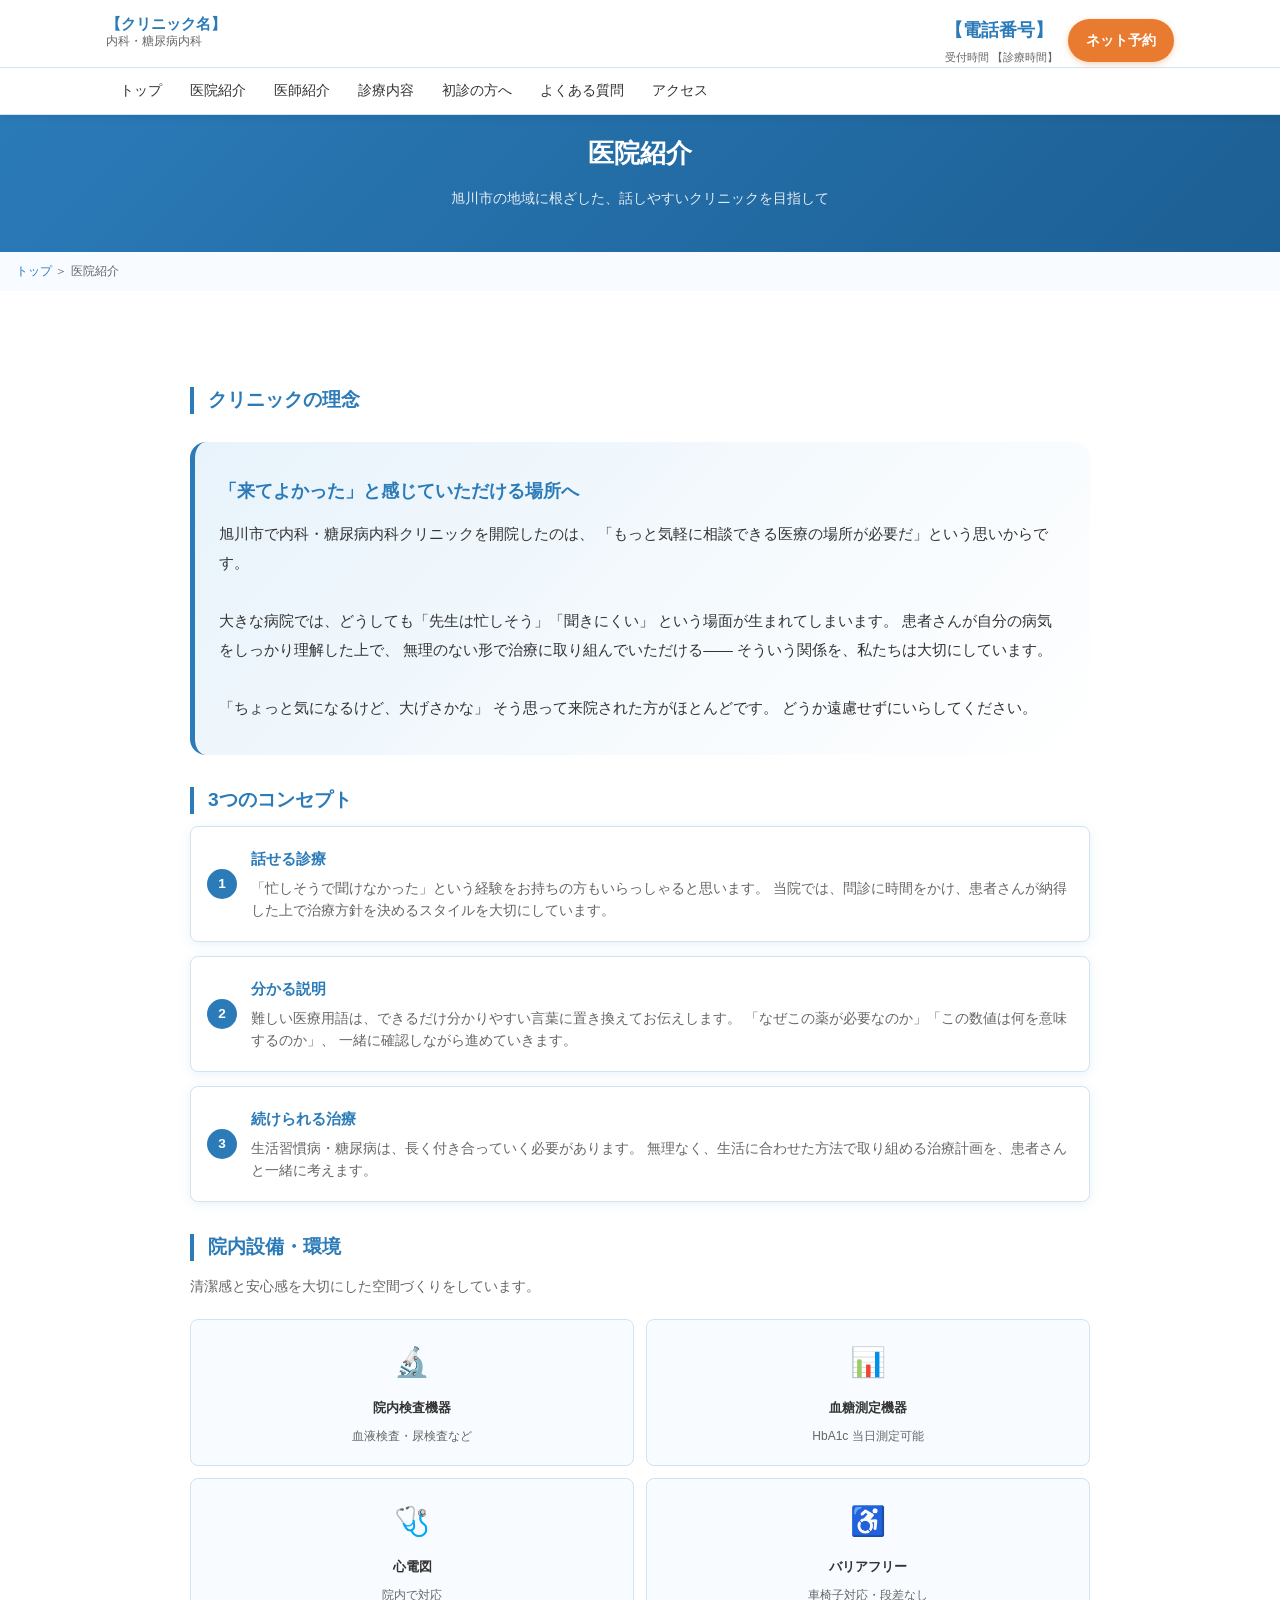
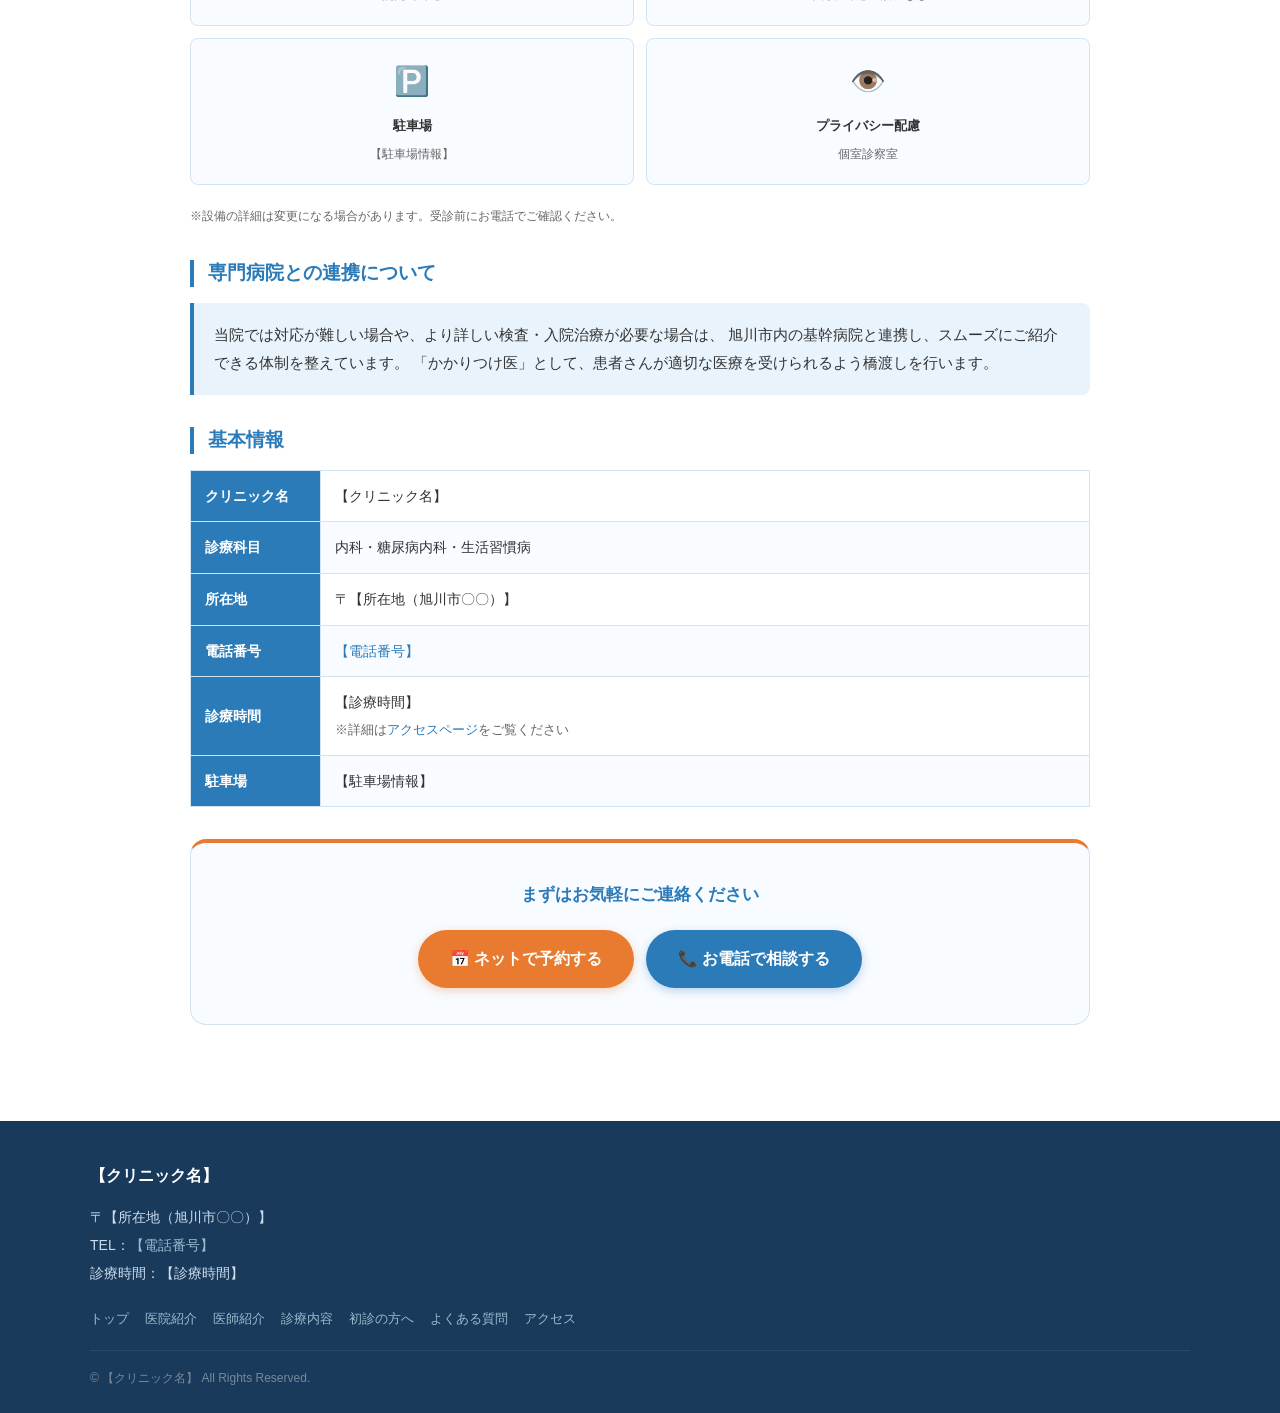
<file: about.html>
<!DOCTYPE html>
<html lang="ja">
<head>
  <meta charset="UTF-8">
  <meta name="viewport" content="width=device-width, initial-scale=1.0">
  <meta name="description" content="旭川市の【クリニック名】の医院紹介です。女性医師が丁寧に対応する内科・糖尿病内科クリニック。旭川市内科の情報はこちら。">
  <link rel="canonical" href="https://【ドメイン名】/about.html">
  <meta property="og:type" content="website">
  <meta property="og:title" content="医院紹介｜【クリニック名】">
  <meta property="og:description" content="旭川市の【クリニック名】の医院紹介です。女性医師が丁寧に対応する内科・糖尿病内科クリニック。クリニックの理念・設備・基本情報をご紹介します。">
  <meta property="og:url" content="https://【ドメイン名】/about.html">
  <meta property="og:image" content="https://【ドメイン名】/images/ogp.jpg">
  <meta property="og:locale" content="ja_JP">
  <meta name="twitter:card" content="summary_large_image">
  <title>医院紹介｜【クリニック名】｜旭川市の内科・糖尿病内科</title>
  <link rel="stylesheet" href="css/style.css">
  <style>
    .philosophy-block {
      background: linear-gradient(135deg, var(--color-primary-light) 0%, #fff 100%);
      border-radius: var(--radius-lg);
      padding: 32px 24px;
      margin: 28px 0;
      border-left: 5px solid var(--color-primary);
    }
    .philosophy-block h3 {
      font-size: 1.15rem;
      color: var(--color-primary);
      margin-bottom: 12px;
    }
    .philosophy-block p {
      font-size: 0.93rem;
      line-height: 1.95;
    }

    .facility-grid {
      display: grid;
      grid-template-columns: 1fr 1fr;
      gap: 12px;
      margin: 20px 0;
    }
    .facility-item {
      background: var(--color-bg);
      border-radius: var(--radius);
      padding: 16px 12px;
      text-align: center;
      border: 1px solid var(--color-border);
    }
    .facility-item .icon {
      font-size: 1.8rem;
      margin-bottom: 6px;
    }
    .facility-item p {
      font-size: 0.82rem;
      color: var(--color-text);
      font-weight: 700;
    }
    .facility-item span {
      font-size: 0.75rem;
      color: var(--color-text-sub);
    }

    .concept-list {
      list-style: none;
      padding: 0;
      counter-reset: concept;
    }
    .concept-list li {
      counter-increment: concept;
      padding: 18px 16px 18px 60px;
      position: relative;
      margin-bottom: 14px;
      background: #fff;
      border-radius: var(--radius);
      box-shadow: var(--shadow);
      border: 1px solid var(--color-border);
    }
    .concept-list li::before {
      content: counter(concept);
      position: absolute;
      left: 16px;
      top: 50%;
      transform: translateY(-50%);
      width: 30px;
      height: 30px;
      background: var(--color-primary);
      color: #fff;
      border-radius: 50%;
      display: flex;
      align-items: center;
      justify-content: center;
      font-weight: 700;
      font-size: 0.85rem;
    }
    .concept-list li h4 {
      font-size: 0.95rem;
      color: var(--color-primary);
      margin-bottom: 5px;
    }
    .concept-list li p {
      font-size: 0.85rem;
      color: var(--color-text-sub);
      line-height: 1.65;
    }
  </style>
</head>
<body>
<a href="#main-content" class="skip-link">メインコンテンツへスキップ</a>
<div class="nav-overlay" id="navOverlay" onclick="closeNav()"></div>

<!-- ===== ヘッダー ===== -->
<header class="site-header">
  <div class="header-inner">
    <div class="site-logo">
      <a href="index.html" style="color:inherit; text-decoration:none;">
        【クリニック名】
        <span>内科・糖尿病内科</span>
      </a>
    </div>
    <div class="header-right">
      <div class="header-tel">
        <a href="tel:【電話番号】">【電話番号】</a>
        <span>受付時間 【診療時間】</span>
      </div>
      <a href="【予約URL】" class="btn-reserve-header">ネット予約</a>
      <button class="nav-toggle" id="navToggle" aria-label="メニューを開く" aria-expanded="false" aria-controls="globalNav" onclick="toggleNav()">
        <span></span><span></span><span></span>
      </button>
    </div>
  </div>
  <nav class="global-nav" id="globalNav" aria-label="メインナビゲーション">
    <ul>
      <li><a href="index.html">トップ</a></li>
      <li><a href="about.html" aria-current="page">医院紹介</a></li>
      <li><a href="doctor.html">医師紹介</a></li>
      <li><a href="treatment/index.html">診療内容</a></li>
      <li><a href="first-visit.html">初診の方へ</a></li>
      <li><a href="faq.html">よくある質問</a></li>
      <li><a href="access.html">アクセス</a></li>
    </ul>
  </nav>
</header>

<section class="page-hero">
  <h1>医院紹介</h1>
  <p>旭川市の地域に根ざした、話しやすいクリニックを目指して</p>
</section>
<div class="breadcrumb">
  <a href="index.html">トップ</a> ＞ 医院紹介
</div>

<main id="main-content">
  <!-- ===== クリニックの思い ===== -->
  <section class="section">
    <div class="section-inner">

      <h2 class="lead-title">クリニックの理念</h2>
      <div class="philosophy-block">
        <h3>「来てよかった」と感じていただける場所へ</h3>
        <p>
          旭川市で内科・糖尿病内科クリニックを開院したのは、
          「もっと気軽に相談できる医療の場所が必要だ」という思いからです。<br><br>
          大きな病院では、どうしても「先生は忙しそう」「聞きにくい」
          という場面が生まれてしまいます。
          患者さんが自分の病気をしっかり理解した上で、
          無理のない形で治療に取り組んでいただける——
          そういう関係を、私たちは大切にしています。<br><br>
          「ちょっと気になるけど、大げさかな」
          そう思って来院された方がほとんどです。
          どうか遠慮せずにいらしてください。
        </p>
      </div>

      <!-- コンセプト -->
      <h2 class="lead-title">3つのコンセプト</h2>
      <ol class="concept-list">
        <li>
          <h4>話せる診療</h4>
          <p>
            「忙しそうで聞けなかった」という経験をお持ちの方もいらっしゃると思います。
            当院では、問診に時間をかけ、患者さんが納得した上で治療方針を決めるスタイルを大切にしています。
          </p>
        </li>
        <li>
          <h4>分かる説明</h4>
          <p>
            難しい医療用語は、できるだけ分かりやすい言葉に置き換えてお伝えします。
            「なぜこの薬が必要なのか」「この数値は何を意味するのか」、
            一緒に確認しながら進めていきます。
          </p>
        </li>
        <li>
          <h4>続けられる治療</h4>
          <p>
            生活習慣病・糖尿病は、長く付き合っていく必要があります。
            無理なく、生活に合わせた方法で取り組める治療計画を、患者さんと一緒に考えます。
          </p>
        </li>
      </ol>

      <!-- 院内設備 -->
      <h2 class="lead-title">院内設備・環境</h2>
      <p style="font-size:0.9rem; margin-bottom:16px; color:var(--color-text-sub);">
        清潔感と安心感を大切にした空間づくりをしています。
      </p>
      <div class="facility-grid">
        <div class="facility-item">
          <div class="icon">🔬</div>
          <p>院内検査機器</p>
          <span>血液検査・尿検査など</span>
        </div>
        <div class="facility-item">
          <div class="icon">📊</div>
          <p>血糖測定機器</p>
          <span>HbA1c 当日測定可能</span>
        </div>
        <div class="facility-item">
          <div class="icon">🩺</div>
          <p>心電図</p>
          <span>院内で対応</span>
        </div>
        <div class="facility-item">
          <div class="icon">♿</div>
          <p>バリアフリー</p>
          <span>車椅子対応・段差なし</span>
        </div>
        <div class="facility-item">
          <div class="icon">🅿️</div>
          <p>駐車場</p>
          <span>【駐車場情報】</span>
        </div>
        <div class="facility-item">
          <div class="icon">👁️</div>
          <p>プライバシー配慮</p>
          <span>個室診察室</span>
        </div>
      </div>
      <p style="font-size:0.78rem; color:var(--color-text-sub); margin-top:8px;">
        ※設備の詳細は変更になる場合があります。受診前にお電話でご確認ください。
      </p>

      <!-- 近隣の医療機関との連携 -->
      <h2 class="lead-title">専門病院との連携について</h2>
      <div class="balloon-box">
        当院では対応が難しい場合や、より詳しい検査・入院治療が必要な場合は、
        旭川市内の基幹病院と連携し、スムーズにご紹介できる体制を整えています。
        「かかりつけ医」として、患者さんが適切な医療を受けられるよう橋渡しを行います。
      </div>

      <!-- 基本情報 -->
      <h2 class="lead-title">基本情報</h2>
      <table class="table-basic" style="margin-bottom:32px;">
        <tbody>
          <tr>
            <th style="width:130px; background:var(--color-primary); color:#fff;">クリニック名</th>
            <td>【クリニック名】</td>
          </tr>
          <tr>
            <th style="background:var(--color-primary); color:#fff;">診療科目</th>
            <td>内科・糖尿病内科・生活習慣病</td>
          </tr>
          <tr>
            <th style="background:var(--color-primary); color:#fff;">所在地</th>
            <td>〒【所在地（旭川市〇〇）】</td>
          </tr>
          <tr>
            <th style="background:var(--color-primary); color:#fff;">電話番号</th>
            <td><a href="tel:【電話番号】">【電話番号】</a></td>
          </tr>
          <tr>
            <th style="background:var(--color-primary); color:#fff;">診療時間</th>
            <td>【診療時間】<br><span style="font-size:0.8rem; color:var(--color-text-sub);">※詳細は<a href="access.html">アクセスページ</a>をご覧ください</span></td>
          </tr>
          <tr>
            <th style="background:var(--color-primary); color:#fff;">駐車場</th>
            <td>【駐車場情報】</td>
          </tr>
        </tbody>
      </table>

      <div class="cta-block">
        <p>まずはお気軽にご連絡ください</p>
        <div class="btn-group">
          <a href="【予約URL】" class="btn btn-accent">📅 ネットで予約する</a>
          <a href="tel:【電話番号】" class="btn btn-primary">📞 お電話で相談する</a>
        </div>
      </div>

    </div>
  </section>
</main>

<footer class="site-footer">
  <div class="footer-inner">
    <div class="footer-logo">【クリニック名】</div>
    <div class="footer-info">
      〒【所在地（旭川市〇〇）】<br>
      TEL：<a href="tel:【電話番号】" style="color:#9bc;">【電話番号】</a><br>
      診療時間：【診療時間】
    </div>
    <nav class="footer-nav">
      <a href="index.html">トップ</a>
      <a href="about.html">医院紹介</a>
      <a href="doctor.html">医師紹介</a>
      <a href="treatment/index.html">診療内容</a>
      <a href="first-visit.html">初診の方へ</a>
      <a href="faq.html">よくある質問</a>
      <a href="access.html">アクセス</a>
    </nav>
    <p class="footer-copy">© 【クリニック名】 All Rights Reserved.</p>
  </div>
</footer>

<div class="fixed-cta-bar" role="navigation" aria-label="予約ナビゲーション">
  <a href="tel:【電話番号】" class="cta-tel">📞 電話で予約</a>
  <a href="【予約URL】" class="cta-web">🗓 ネット予約</a>
</div>

<script>
  function toggleNav() {
    const nav     = document.getElementById('globalNav');
    const overlay = document.getElementById('navOverlay');
    const btn     = document.getElementById('navToggle');
    const isOpen  = nav.classList.toggle('is-open');
    overlay.classList.toggle('is-open', isOpen);
    btn.setAttribute('aria-expanded', isOpen ? 'true' : 'false');
    btn.setAttribute('aria-label', isOpen ? 'メニューを閉じる' : 'メニューを開く');
  }
  function closeNav() {
    const nav     = document.getElementById('globalNav');
    const overlay = document.getElementById('navOverlay');
    const btn     = document.getElementById('navToggle');
    nav.classList.remove('is-open');
    overlay.classList.remove('is-open');
    btn.setAttribute('aria-expanded', 'false');
    btn.setAttribute('aria-label', 'メニューを開く');
  }
  document.addEventListener('keydown', function(e) {
    if (e.key === 'Escape') closeNav();
  });
</script>

<!--
===========================================
【医院紹介ページ】後から差し替えるべきポイント
===========================================
1. 「クリニックの理念」文章 → 実際の開院経緯・思いに書き直し
2. 「3つのコンセプト」各項目 → 実際のクリニック方針に調整
3. 院内設備6項目（アイコン・説明）→ 実際の設備・機器名に変更
4. 【駐車場情報】→ 実際の台数・位置に変更
5. 専門病院との連携先 → 実際の連携病院名（掲載可能な場合）を追記
6. 基本情報テーブル全項目 → 正確な情報に変更
7. 「HbA1c 当日測定可能」→ 実際の対応可否を確認の上で変更
===========================================
-->
</body>
</html>
</file>
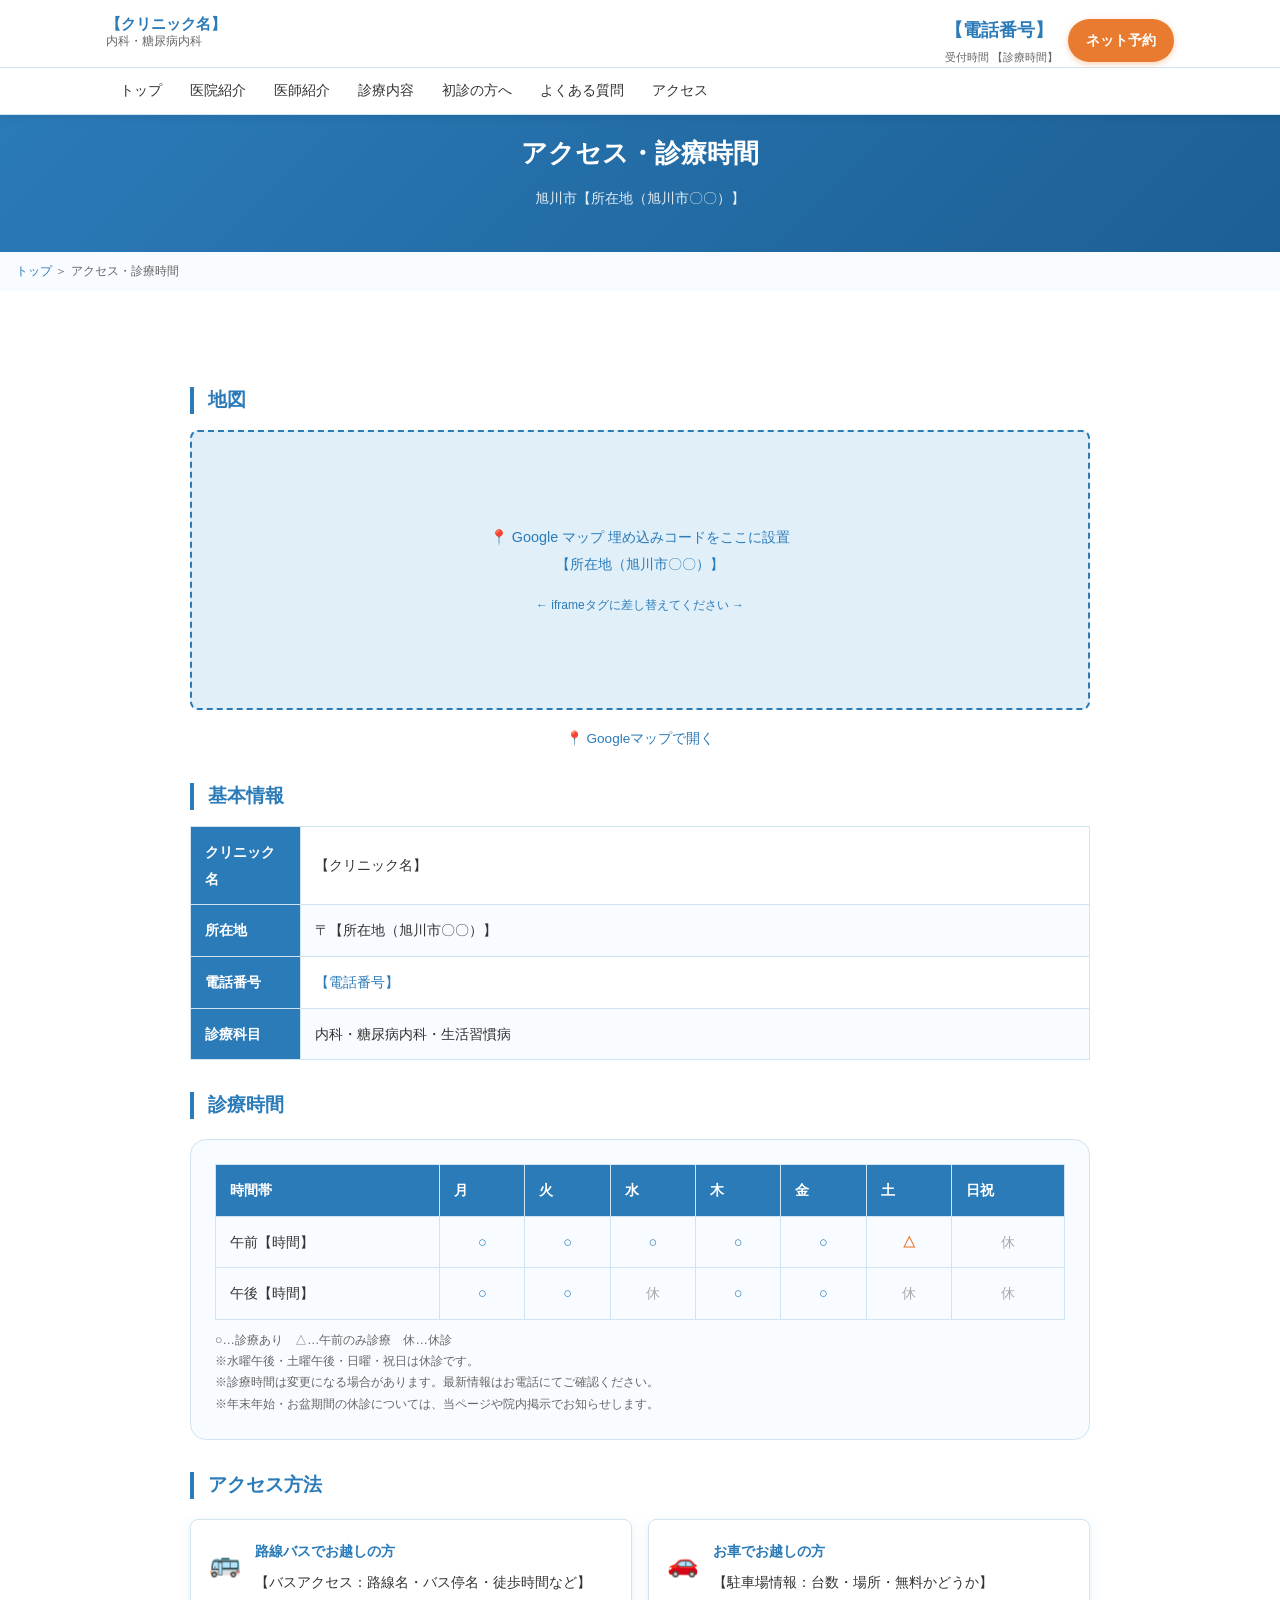
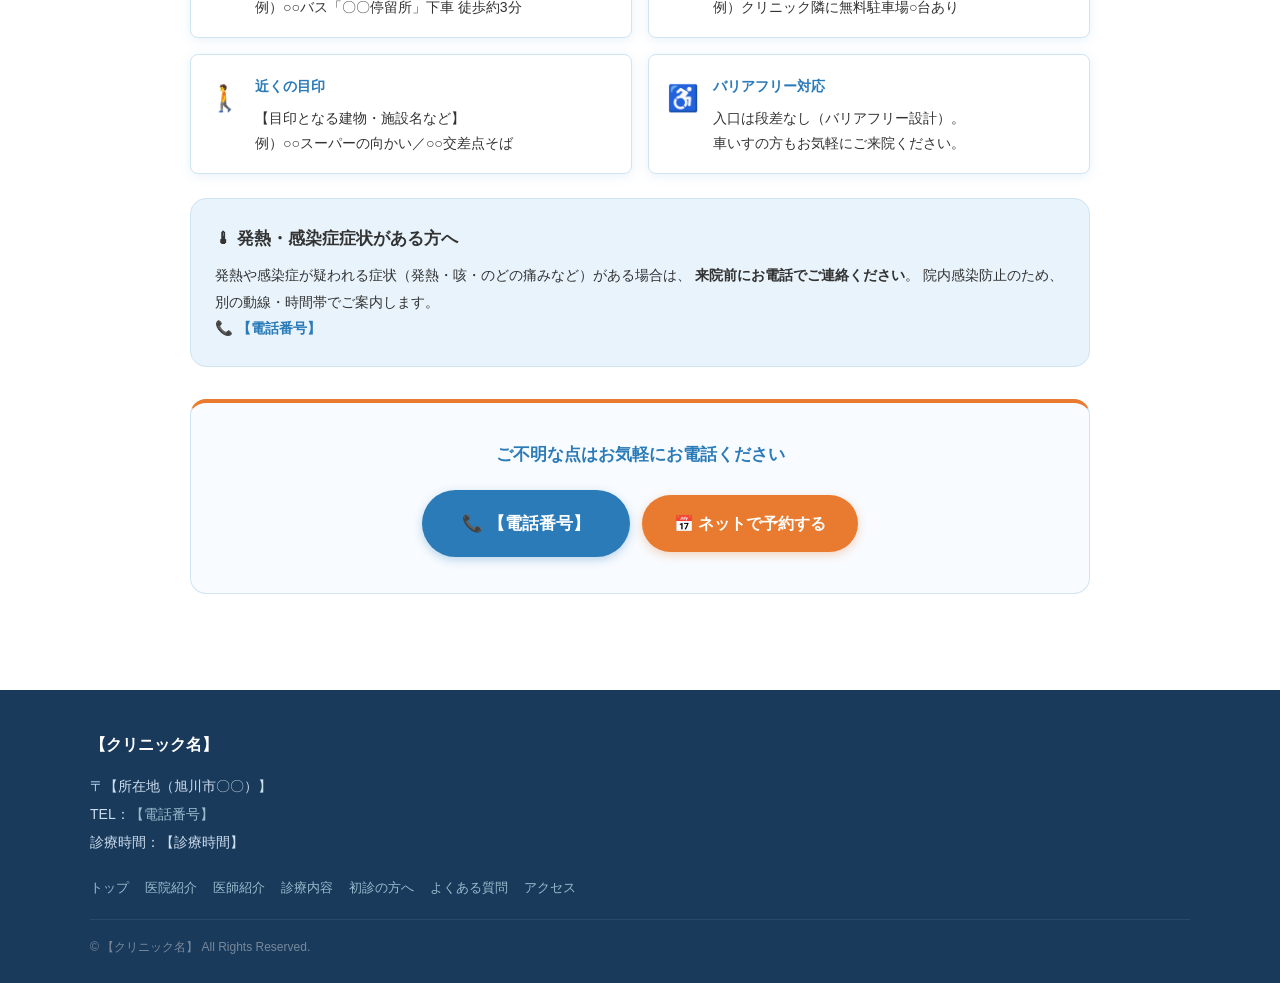
<file: access.html>
<!DOCTYPE html>
<html lang="ja">
<head>
  <meta charset="UTF-8">
  <meta name="viewport" content="width=device-width, initial-scale=1.0">
  <meta name="description" content="旭川市【クリニック名】のアクセス・診療時間のご案内。【所在地（旭川市〇〇）】。バス・車でのアクセス方法と駐車場情報もご確認いただけます。">
  <meta name="keywords" content="旭川市 内科 場所,【クリニック名】 アクセス,旭川 内科 駐車場">
  <link rel="canonical" href="https://【ドメイン名】/access.html">
  <meta property="og:type" content="website">
  <meta property="og:title" content="アクセス・診療時間｜【クリニック名】">
  <meta property="og:description" content="旭川市【クリニック名】のアクセス・診療時間のご案内。所在地・地図・駐車場・バスでのアクセス方法をご確認いただけます。">
  <meta property="og:url" content="https://【ドメイン名】/access.html">
  <meta property="og:image" content="https://【ドメイン名】/images/ogp.jpg">
  <meta property="og:locale" content="ja_JP">
  <meta name="twitter:card" content="summary_large_image">
  <title>アクセス・診療時間｜【クリニック名】｜旭川市の内科・糖尿病内科</title>
  <link rel="stylesheet" href="css/style.css">
  <style>
    .access-info-grid {
      display: grid;
      grid-template-columns: 1fr;
      gap: 16px;
      margin: 20px 0;
    }
    .access-info-item {
      background: #fff;
      border-radius: var(--radius);
      padding: 18px;
      box-shadow: var(--shadow);
      border: 1px solid var(--color-border);
      display: flex;
      gap: 14px;
      align-items: flex-start;
    }
    .access-info-item .icon {
      font-size: 1.6rem;
      flex-shrink: 0;
      margin-top: 2px;
    }
    .access-info-item h3 {
      font-size: 0.9rem;
      color: var(--color-primary);
      margin-bottom: 6px;
    }
    .access-info-item p {
      font-size: 0.875rem;
      line-height: 1.75;
      color: var(--color-text);
    }

    .hours-section {
      background: var(--color-bg);
      border-radius: var(--radius-lg);
      padding: 24px;
      border: 1px solid var(--color-border);
      margin: 20px 0;
    }
    .hours-note {
      font-size: 0.78rem;
      color: var(--color-text-sub);
      margin-top: 10px;
      line-height: 1.7;
    }

    @media (min-width: 768px) {
      .access-info-grid {
        grid-template-columns: repeat(2, 1fr);
      }
    }
  </style>
</head>
<body>
<a href="#main-content" class="skip-link">メインコンテンツへスキップ</a>
<div class="nav-overlay" id="navOverlay" onclick="closeNav()"></div>

<header class="site-header">
  <div class="header-inner">
    <div class="site-logo">
      <a href="index.html" style="color:inherit; text-decoration:none;">
        【クリニック名】
        <span>内科・糖尿病内科</span>
      </a>
    </div>
    <div class="header-right">
      <div class="header-tel">
        <a href="tel:【電話番号】">【電話番号】</a>
        <span>受付時間 【診療時間】</span>
      </div>
      <a href="【予約URL】" class="btn-reserve-header">ネット予約</a>
      <button class="nav-toggle" id="navToggle" aria-label="メニューを開く" aria-expanded="false" aria-controls="globalNav" onclick="toggleNav()">
        <span></span><span></span><span></span>
      </button>
    </div>
  </div>
  <nav class="global-nav" id="globalNav" aria-label="メインナビゲーション">
    <ul>
      <li><a href="index.html">トップ</a></li>
      <li><a href="about.html">医院紹介</a></li>
      <li><a href="doctor.html">医師紹介</a></li>
      <li><a href="treatment/index.html">診療内容</a></li>
      <li><a href="first-visit.html">初診の方へ</a></li>
      <li><a href="faq.html">よくある質問</a></li>
      <li><a href="access.html" aria-current="page">アクセス</a></li>
    </ul>
  </nav>
</header>

<section class="page-hero">
  <h1>アクセス・診療時間</h1>
  <p>旭川市【所在地（旭川市〇〇）】</p>
</section>
<div class="breadcrumb">
  <a href="index.html">トップ</a> ＞ アクセス・診療時間
</div>

<main id="main-content">
  <section class="section">
    <div class="section-inner">

      <!-- 地図 -->
      <h2 class="lead-title">地図</h2>
      <div class="map-placeholder">
        📍 Google マップ 埋め込みコードをここに設置<br>
        【所在地（旭川市〇〇）】<br>
        <span style="font-size:0.75rem; margin-top:8px; display:block;">
          ← iframeタグに差し替えてください →
        </span>
      </div>
      <p style="text-align:center; margin-top:8px; font-size:0.85rem;">
        <a href="https://maps.google.com/?q=【所在地（旭川市〇〇）】" target="_blank" rel="noopener">
          📍 Googleマップで開く
        </a>
      </p>

      <!-- 基本情報 -->
      <h2 class="lead-title">基本情報</h2>
      <table class="table-basic" style="margin-bottom:24px;">
        <tbody>
          <tr>
            <th style="width:110px; background:var(--color-primary); color:#fff;">クリニック名</th>
            <td>【クリニック名】</td>
          </tr>
          <tr>
            <th style="background:var(--color-primary); color:#fff;">所在地</th>
            <td>〒【所在地（旭川市〇〇）】</td>
          </tr>
          <tr>
            <th style="background:var(--color-primary); color:#fff;">電話番号</th>
            <td><a href="tel:【電話番号】">【電話番号】</a></td>
          </tr>
          <tr>
            <th style="background:var(--color-primary); color:#fff;">診療科目</th>
            <td>内科・糖尿病内科・生活習慣病</td>
          </tr>
        </tbody>
      </table>

      <!-- 診療時間 -->
      <h2 class="lead-title">診療時間</h2>
      <div class="hours-section">
        <div style="overflow-x:auto;">
          <table class="table-basic" style="min-width:500px; margin:0;">
            <thead>
              <tr>
                <th style="background:var(--color-primary); color:#fff;">時間帯</th>
                <th style="background:var(--color-primary); color:#fff;">月</th>
                <th style="background:var(--color-primary); color:#fff;">火</th>
                <th style="background:var(--color-primary); color:#fff;">水</th>
                <th style="background:var(--color-primary); color:#fff;">木</th>
                <th style="background:var(--color-primary); color:#fff;">金</th>
                <th style="background:var(--color-primary); color:#fff;">土</th>
                <th style="background:var(--color-primary); color:#fff;">日祝</th>
              </tr>
            </thead>
            <tbody>
              <tr>
                <td>午前【時間】</td>
                <td style="text-align:center; color:var(--color-primary); font-weight:700;">○</td>
                <td style="text-align:center; color:var(--color-primary); font-weight:700;">○</td>
                <td style="text-align:center; color:var(--color-primary); font-weight:700;">○</td>
                <td style="text-align:center; color:var(--color-primary); font-weight:700;">○</td>
                <td style="text-align:center; color:var(--color-primary); font-weight:700;">○</td>
                <td style="text-align:center; color:var(--color-accent); font-weight:700;">△</td>
                <td style="text-align:center; color:#aaa;">休</td>
              </tr>
              <tr>
                <td>午後【時間】</td>
                <td style="text-align:center; color:var(--color-primary); font-weight:700;">○</td>
                <td style="text-align:center; color:var(--color-primary); font-weight:700;">○</td>
                <td style="text-align:center; color:#aaa;">休</td>
                <td style="text-align:center; color:var(--color-primary); font-weight:700;">○</td>
                <td style="text-align:center; color:var(--color-primary); font-weight:700;">○</td>
                <td style="text-align:center; color:#aaa;">休</td>
                <td style="text-align:center; color:#aaa;">休</td>
              </tr>
            </tbody>
          </table>
        </div>
        <p class="hours-note">
          ○…診療あり　△…午前のみ診療　休…休診<br>
          ※水曜午後・土曜午後・日曜・祝日は休診です。<br>
          ※診療時間は変更になる場合があります。最新情報はお電話にてご確認ください。<br>
          ※年末年始・お盆期間の休診については、当ページや院内掲示でお知らせします。
        </p>
      </div>

      <!-- アクセス方法 -->
      <h2 class="lead-title">アクセス方法</h2>
      <div class="access-info-grid">

        <div class="access-info-item">
          <div class="icon">🚌</div>
          <div>
            <h3>路線バスでお越しの方</h3>
            <p>
              【バスアクセス：路線名・バス停名・徒歩時間など】<br>
              例）○○バス「〇〇停留所」下車 徒歩約3分
            </p>
          </div>
        </div>

        <div class="access-info-item">
          <div class="icon">🚗</div>
          <div>
            <h3>お車でお越しの方</h3>
            <p>
              【駐車場情報：台数・場所・無料かどうか】<br>
              例）クリニック隣に無料駐車場○台あり
            </p>
          </div>
        </div>

        <div class="access-info-item">
          <div class="icon">🚶</div>
          <div>
            <h3>近くの目印</h3>
            <p>
              【目印となる建物・施設名など】<br>
              例）○○スーパーの向かい／○○交差点そば
            </p>
          </div>
        </div>

        <div class="access-info-item">
          <div class="icon">♿</div>
          <div>
            <h3>バリアフリー対応</h3>
            <p>
              入口は段差なし（バリアフリー設計）。<br>
              車いすの方もお気軽にご来院ください。
            </p>
          </div>
        </div>

      </div>

      <!-- 受診前のご案内 -->
      <div class="highlight-box">
        <h3 class="sub-title" style="margin-top:0;">🌡 発熱・感染症症状がある方へ</h3>
        <p style="font-size:0.9rem; line-height:1.85;">
          発熱や感染症が疑われる症状（発熱・咳・のどの痛みなど）がある場合は、
          <strong>来院前にお電話でご連絡ください</strong>。
          院内感染防止のため、別の動線・時間帯でご案内します。<br>
          📞 <a href="tel:【電話番号】"><strong>【電話番号】</strong></a>
        </p>
      </div>

      <!-- CTA -->
      <div class="cta-block">
        <p>ご不明な点はお気軽にお電話ください</p>
        <div class="btn-group">
          <a href="tel:【電話番号】" class="btn btn-primary btn-lg">📞 【電話番号】</a>
          <a href="【予約URL】" class="btn btn-accent">📅 ネットで予約する</a>
        </div>
      </div>

    </div>
  </section>
</main>

<footer class="site-footer">
  <div class="footer-inner">
    <div class="footer-logo">【クリニック名】</div>
    <div class="footer-info">
      〒【所在地（旭川市〇〇）】<br>
      TEL：<a href="tel:【電話番号】" style="color:#9bc;">【電話番号】</a><br>
      診療時間：【診療時間】
    </div>
    <nav class="footer-nav">
      <a href="index.html">トップ</a>
      <a href="about.html">医院紹介</a>
      <a href="doctor.html">医師紹介</a>
      <a href="treatment/index.html">診療内容</a>
      <a href="first-visit.html">初診の方へ</a>
      <a href="faq.html">よくある質問</a>
      <a href="access.html">アクセス</a>
    </nav>
    <p class="footer-copy">© 【クリニック名】 All Rights Reserved.</p>
  </div>
</footer>

<div class="fixed-cta-bar" role="navigation" aria-label="予約ナビゲーション">
  <a href="tel:【電話番号】" class="cta-tel">📞 電話で予約</a>
  <a href="【予約URL】" class="cta-web">🗓 ネット予約</a>
</div>

<script>
  function toggleNav() {
    const nav     = document.getElementById('globalNav');
    const overlay = document.getElementById('navOverlay');
    const btn     = document.getElementById('navToggle');
    const isOpen  = nav.classList.toggle('is-open');
    overlay.classList.toggle('is-open', isOpen);
    btn.setAttribute('aria-expanded', isOpen ? 'true' : 'false');
    btn.setAttribute('aria-label', isOpen ? 'メニューを閉じる' : 'メニューを開く');
  }
  function closeNav() {
    const nav     = document.getElementById('globalNav');
    const overlay = document.getElementById('navOverlay');
    const btn     = document.getElementById('navToggle');
    nav.classList.remove('is-open');
    overlay.classList.remove('is-open');
    btn.setAttribute('aria-expanded', 'false');
    btn.setAttribute('aria-label', 'メニューを開く');
  }
  document.addEventListener('keydown', function(e) {
    if (e.key === 'Escape') closeNav();
  });
</script>

<!--
===========================================
【アクセスページ】後から差し替えるべきポイント
===========================================
1. Googleマップ埋め込みコード（iframeタグ）→ 実際の場所のコードに変更
2. Googleマップリンクのクエリ → 実際の住所に変更
3. 「所在地（旭川市〇〇）」→ 正確な住所（郵便番号含む）に変更
4. 診療時間テーブル（曜日・時間帯）→ 実際の診療スケジュールに変更
5. 「水曜午後・土曜午後・日曜・祝日は休診」→ 実際の休診日に変更
6. バスアクセス（路線名・バス停名・徒歩時間）→ 実際のアクセス情報に変更
7. 駐車場（台数・場所・料金）→ 実際の情報に変更
8. 目印となる建物 → 実際の目印に変更
9. 年末年始・お盆の案内方法 → クリニックの方針に合わせて変更
===========================================
-->
</body>
</html>
</file>
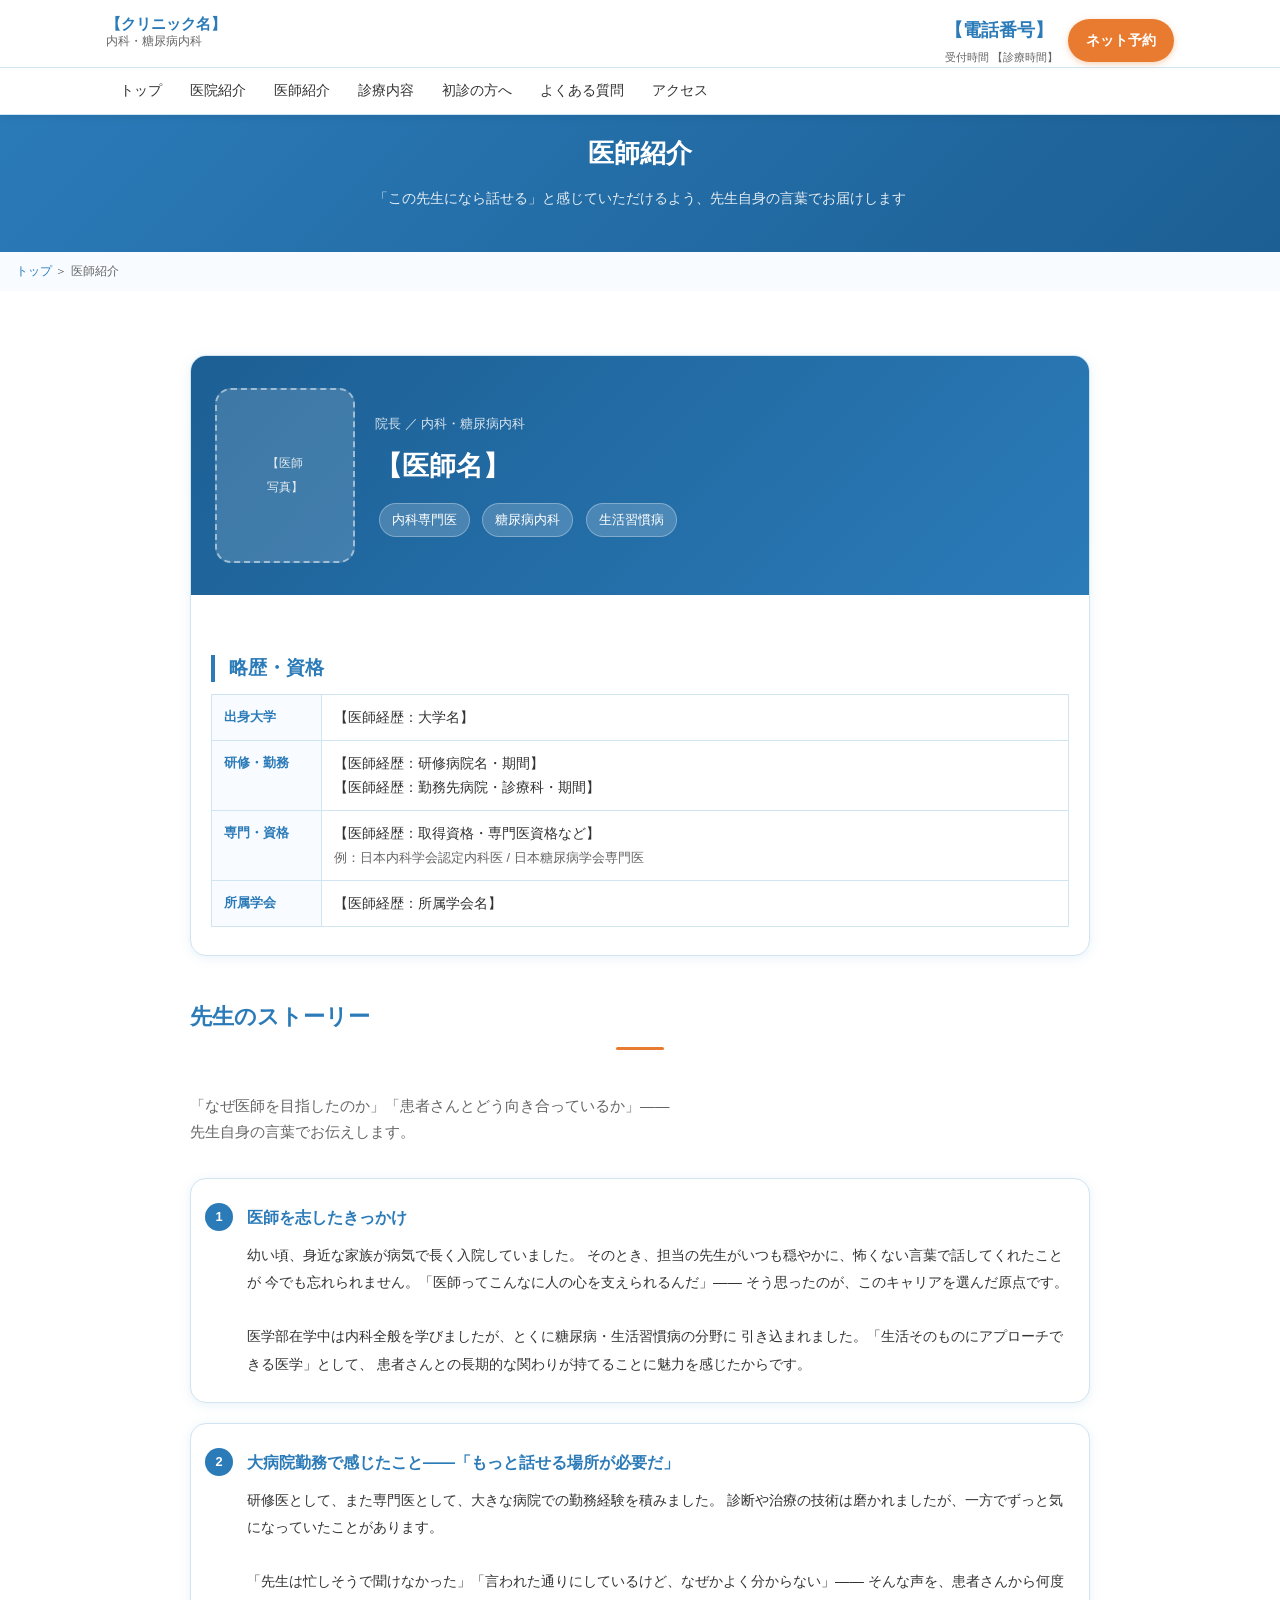
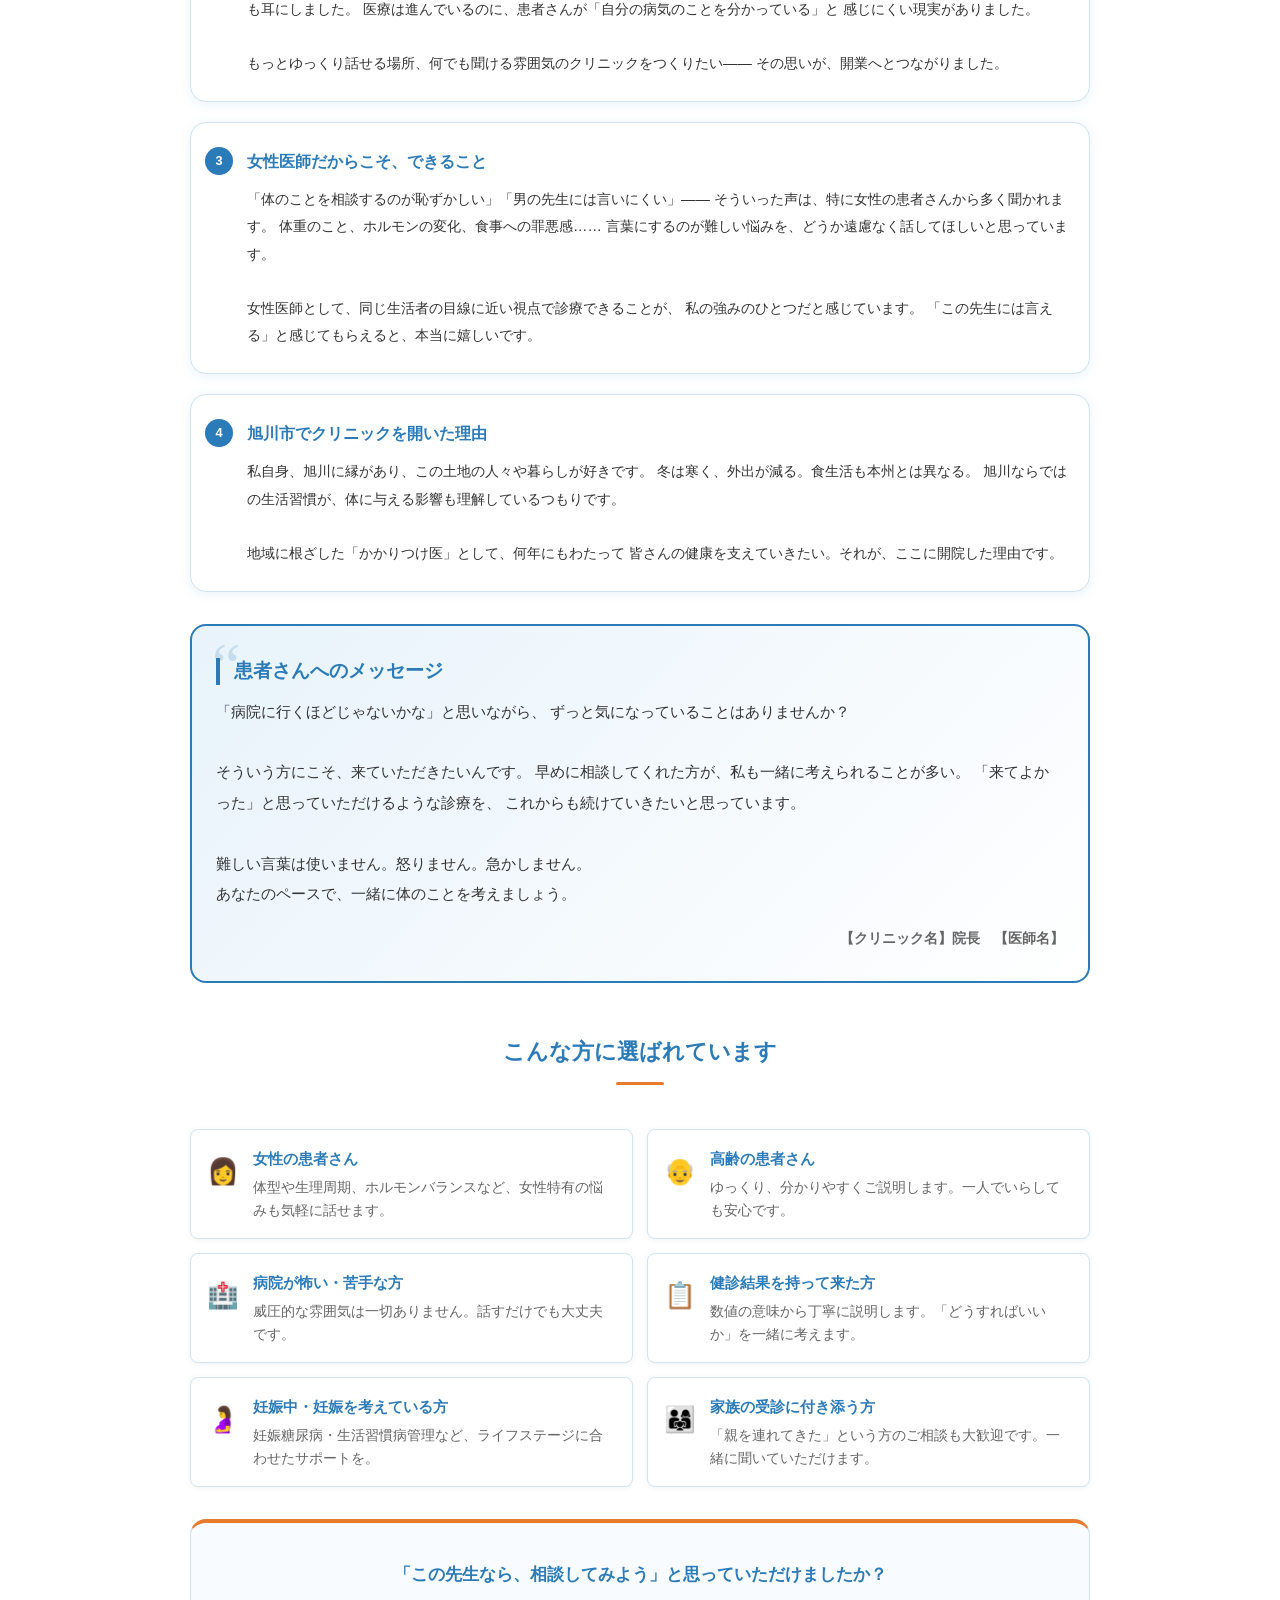
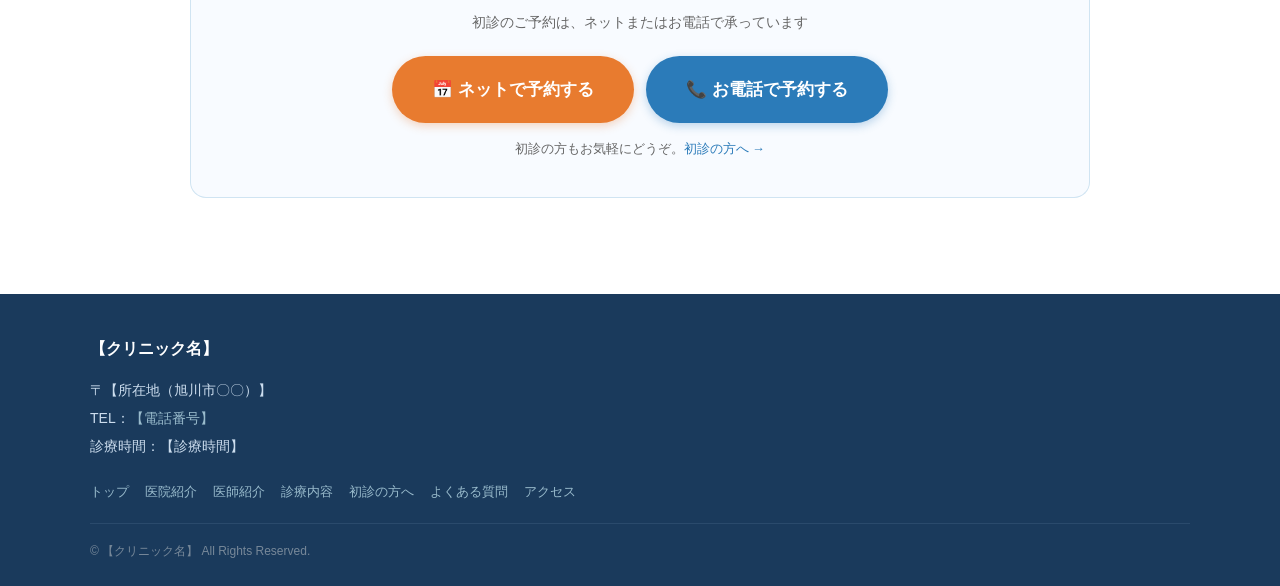
<file: doctor.html>
<!DOCTYPE html>
<html lang="ja">
<head>
  <meta charset="UTF-8">
  <meta name="viewport" content="width=device-width, initial-scale=1.0">
  <meta name="description" content="旭川市【クリニック名】の院長【医師名】のご紹介。女性医師ならではの安心感と患者さん一人ひとりに寄り添う診療スタイル。旭川市内科 女性医師。">
  <link rel="canonical" href="https://【ドメイン名】/doctor.html">

  <!-- OGP 🔴 NEW -->
  <meta property="og:type"        content="profile">
  <meta property="og:title"       content="医師紹介｜【クリニック名】｜旭川市の内科（女性医師）">
  <meta property="og:description" content="女性医師・【医師名】先生のストーリーをご紹介。なぜ医師を目指したのか、患者さんへの向き合い方について。">
  <meta property="og:url"         content="https://【ドメイン名】/doctor.html">
  <meta property="og:image"       content="https://【ドメイン名】/images/doctor-ogp.jpg">
  <meta property="og:locale"      content="ja_JP">
  <meta name="twitter:card"       content="summary_large_image">

  <title>医師紹介｜【クリニック名】｜旭川市の内科・糖尿病内科（女性医師）</title>
  <link rel="stylesheet" href="css/style.css">

  <!-- 医師の構造化データ 🔴 NEW -->
  <script type="application/ld+json">
  {
    "@context": "https://schema.org",
    "@type": "Physician",
    "name": "【医師名】",
    "description": "旭川市の内科・糖尿病内科医。女性医師として患者さん一人ひとりに寄り添う診療を行っています。",
    "gender": "Female",
    "medicalSpecialty": ["InternalMedicine", "Endocrinology"],
    "worksFor": {
      "@type": "MedicalClinic",
      "name": "【クリニック名】",
      "address": {
        "@type": "PostalAddress",
        "addressLocality": "旭川市",
        "addressRegion": "北海道",
        "addressCountry": "JP"
      }
    }
  }
  </script>

  <style>
    .doctor-profile-wrap {
      background: #fff;
      border-radius: var(--radius-lg);
      box-shadow: var(--shadow);
      border: 1px solid var(--color-border);
      overflow: hidden;
      margin-bottom: 40px;
    }
    .doctor-profile-header {
      background: linear-gradient(135deg, #1c5f94 0%, #2b7bb9 100%);
      padding: 32px 24px;
      color: #fff;
      display: flex;
      flex-direction: column;
      align-items: center;
      gap: 20px;
      text-align: center;
    }
    .doctor-profile-photo {
      width: 140px;
      height: 175px;
      background: rgba(255,255,255,0.15);
      border-radius: var(--radius-lg);
      display: flex;
      align-items: center;
      justify-content: center;
      font-size: 0.78rem;
      border: 2px dashed rgba(255,255,255,0.5);
      color: rgba(255,255,255,0.85);
      flex-shrink: 0;
    }
    /* 実際の写真用スタイル（差し替え後に適用） */
    .doctor-profile-photo img {
      width: 100%;
      height: 100%;
      object-fit: cover;
      border-radius: var(--radius-lg);
    }
    .doctor-profile-title {
      font-size: 0.82rem;
      opacity: 0.82;
      margin-bottom: 4px;
    }
    .doctor-profile-name {
      font-size: 1.7rem;
      font-weight: 700;
      margin-bottom: 10px;
    }
    .doctor-badge {
      display: inline-block;
      background: rgba(255,255,255,0.18);
      padding: 4px 12px;
      border-radius: 50px;
      font-size: 0.8rem;
      margin: 2px 4px;
      border: 1px solid rgba(255,255,255,0.3);
    }
    .doctor-profile-body {
      padding: 28px 20px;
    }
    .profile-table {
      width: 100%;
      border-collapse: collapse;
      font-size: 0.88rem;
      margin-top: 12px;
    }
    .profile-table th {
      width: 110px;
      background: var(--color-bg);
      padding: 10px 12px;
      text-align: left;
      font-weight: 700;
      color: var(--color-primary);
      border: 1px solid var(--color-border);
      vertical-align: top;
      font-size: 0.82rem;
    }
    .profile-table td {
      padding: 10px 12px;
      border: 1px solid var(--color-border);
      line-height: 1.75;
      font-size: 0.88rem;
    }

    /* 先生からのメッセージ */
    .message-box {
      background: linear-gradient(135deg, var(--color-primary-light) 0%, #fff 100%);
      border: 2px solid var(--color-primary);
      border-radius: var(--radius-lg);
      padding: 32px 24px 28px;
      margin: 32px 0;
      position: relative;
    }
    .message-box::before {
      content: '\201C'; /* " 開き二重引用符 */
      position: absolute;
      top: 8px;
      left: 20px;
      font-size: 4rem;
      color: var(--color-primary);
      opacity: 0.18;
      line-height: 1;
      font-family: Georgia, serif;
    }
    .message-box p {
      font-size: 0.95rem;
      line-height: 2;
      color: var(--color-text);
    }
    .message-box .signature {
      text-align: right;
      margin-top: 16px;
      font-size: 0.85rem;
      color: var(--color-text-sub);
      font-weight: 700;
    }

    /* 安心ポイント */
    .reassure-grid {
      display: grid;
      grid-template-columns: 1fr;
      gap: 14px;
      margin: 24px 0;
    }
    .reassure-item {
      display: flex;
      align-items: flex-start;
      gap: 14px;
      background: #fff;
      border-radius: var(--radius);
      padding: 16px;
      box-shadow: 0 1px 6px rgba(0,0,0,0.06);
      border: 1px solid var(--color-border);
      transition: box-shadow var(--transition);
    }
    .reassure-item:hover {
      box-shadow: var(--shadow-hover);
    }
    .reassure-item .icon {
      font-size: 1.6rem;
      flex-shrink: 0;
      margin-top: 2px;
    }
    .reassure-item h4 {
      font-size: 0.92rem;
      color: var(--color-primary);
      margin-bottom: 4px;
    }
    .reassure-item p {
      font-size: 0.85rem;
      color: var(--color-text-sub);
      line-height: 1.65;
    }

    /* 🔴 NEW: ストーリーの区切りを視覚的に強調 */
    .story-section {
      margin: 32px 0;
    }

    @media (min-width: 768px) {
      .doctor-profile-header {
        flex-direction: row;
        text-align: left;
      }
      .reassure-grid {
        grid-template-columns: repeat(2, 1fr);
      }
    }
  </style>
</head>
<body>

<a href="#main-content" class="skip-link">メインコンテンツへスキップ</a>
<div class="nav-overlay" id="navOverlay" onclick="closeNav()"></div>

<header class="site-header">
  <div class="header-inner">
    <div class="site-logo">
      <a href="index.html">
        【クリニック名】
        <span>内科・糖尿病内科</span>
      </a>
    </div>
    <div class="header-right">
      <div class="header-tel">
        <a href="tel:【電話番号】">【電話番号】</a>
        <span>受付時間 【診療時間】</span>
      </div>
      <a href="【予約URL】" class="btn-reserve-header">ネット予約</a>
      <button class="nav-toggle" id="navToggle" aria-label="メニューを開く" aria-expanded="false" aria-controls="globalNav" onclick="toggleNav()">
        <span></span><span></span><span></span>
      </button>
    </div>
  </div>
  <nav class="global-nav" id="globalNav" aria-label="メインナビゲーション">
    <ul>
      <li><a href="index.html">トップ</a></li>
      <li><a href="about.html">医院紹介</a></li>
      <li><a href="doctor.html" aria-current="page">医師紹介</a></li>
      <li><a href="treatment/index.html">診療内容</a></li>
      <li><a href="first-visit.html">初診の方へ</a></li>
      <li><a href="faq.html">よくある質問</a></li>
      <li><a href="access.html">アクセス</a></li>
    </ul>
  </nav>
</header>

<section class="page-hero">
  <h1>医師紹介</h1>
  <!-- 🔴 IMPROVED: より感情に訴えるサブコピー -->
  <p>「この先生になら話せる」と感じていただけるよう、先生自身の言葉でお届けします</p>
</section>
<div class="breadcrumb">
  <a href="index.html">トップ</a> ＞ 医師紹介
</div>

<main id="main-content">
  <section class="section">
    <div class="section-inner">

      <!-- プロフィールカード -->
      <div class="doctor-profile-wrap">
        <div class="doctor-profile-header">
          <div class="doctor-profile-photo" aria-label="【医師名】先生の写真（準備中）">
            【医師<br>写真】
          </div>
          <div>
            <p class="doctor-profile-title">院長 ／ 内科・糖尿病内科</p>
            <div class="doctor-profile-name">【医師名】</div>
            <div>
              <span class="doctor-badge">内科専門医</span>
              <span class="doctor-badge">糖尿病内科</span>
              <span class="doctor-badge">生活習慣病</span>
            </div>
          </div>
        </div>
        <div class="doctor-profile-body">
          <h2 class="lead-title">略歴・資格</h2>
          <table class="profile-table">
            <tbody>
              <tr>
                <th scope="row">出身大学</th>
                <td>【医師経歴：大学名】</td>
              </tr>
              <tr>
                <th scope="row">研修・勤務</th>
                <td>
                  【医師経歴：研修病院名・期間】<br>
                  【医師経歴：勤務先病院・診療科・期間】
                </td>
              </tr>
              <tr>
                <th scope="row">専門・資格</th>
                <td>
                  【医師経歴：取得資格・専門医資格など】<br>
                  <span style="font-size:0.8rem; color:var(--color-text-sub);">例：日本内科学会認定内科医 / 日本糖尿病学会専門医</span>
                </td>
              </tr>
              <tr>
                <th scope="row">所属学会</th>
                <td>【医師経歴：所属学会名】</td>
              </tr>
            </tbody>
          </table>
        </div>
      </div>

      <!-- ===== 先生のストーリー ===== -->
      <h2 class="section-title" style="text-align:left;">先生のストーリー</h2>
      <p style="margin-bottom:24px; font-size:0.92rem; color:var(--color-text-sub); line-height:1.75;">
        「なぜ医師を目指したのか」「患者さんとどう向き合っているか」——<br>
        先生自身の言葉でお伝えします。
      </p>

      <div class="story-section">

        <div class="story-block" data-num="1">
          <h3>医師を志したきっかけ</h3>
          <p>
            幼い頃、身近な家族が病気で長く入院していました。
            そのとき、担当の先生がいつも穏やかに、怖くない言葉で話してくれたことが
            今でも忘れられません。「医師ってこんなに人の心を支えられるんだ」——
            そう思ったのが、このキャリアを選んだ原点です。<br><br>
            医学部在学中は内科全般を学びましたが、とくに糖尿病・生活習慣病の分野に
            引き込まれました。「生活そのものにアプローチできる医学」として、
            患者さんとの長期的な関わりが持てることに魅力を感じたからです。
          </p>
        </div>

        <div class="story-block" data-num="2">
          <h3>大病院勤務で感じたこと——「もっと話せる場所が必要だ」</h3>
          <p>
            研修医として、また専門医として、大きな病院での勤務経験を積みました。
            診断や治療の技術は磨かれましたが、一方でずっと気になっていたことがあります。<br><br>
            「先生は忙しそうで聞けなかった」「言われた通りにしているけど、なぜかよく分からない」——
            そんな声を、患者さんから何度も耳にしました。
            医療は進んでいるのに、患者さんが「自分の病気のことを分かっている」と
            感じにくい現実がありました。<br><br>
            もっとゆっくり話せる場所、何でも聞ける雰囲気のクリニックをつくりたい——
            その思いが、開業へとつながりました。
          </p>
        </div>

        <div class="story-block" data-num="3">
          <h3>女性医師だからこそ、できること</h3>
          <p>
            「体のことを相談するのが恥ずかしい」「男の先生には言いにくい」——
            そういった声は、特に女性の患者さんから多く聞かれます。
            体重のこと、ホルモンの変化、食事への罪悪感……
            言葉にするのが難しい悩みを、どうか遠慮なく話してほしいと思っています。<br><br>
            女性医師として、同じ生活者の目線に近い視点で診療できることが、
            私の強みのひとつだと感じています。
            「この先生には言える」と感じてもらえると、本当に嬉しいです。
          </p>
        </div>

        <div class="story-block" data-num="4">
          <h3>旭川市でクリニックを開いた理由</h3>
          <p>
            私自身、旭川に縁があり、この土地の人々や暮らしが好きです。
            冬は寒く、外出が減る。食生活も本州とは異なる。
            旭川ならではの生活習慣が、体に与える影響も理解しているつもりです。<br><br>
            地域に根ざした「かかりつけ医」として、何年にもわたって
            皆さんの健康を支えていきたい。それが、ここに開院した理由です。
          </p>
        </div>

      </div>

      <!-- 先生からのメッセージ -->
      <div class="message-box">
        <h2 class="lead-title" style="margin-top:0;">患者さんへのメッセージ</h2>
        <p>
          「病院に行くほどじゃないかな」と思いながら、
          ずっと気になっていることはありませんか？<br><br>
          そういう方にこそ、来ていただきたいんです。
          早めに相談してくれた方が、私も一緒に考えられることが多い。
          「来てよかった」と思っていただけるような診療を、
          これからも続けていきたいと思っています。<br><br>
          難しい言葉は使いません。怒りません。急かしません。<br>
          あなたのペースで、一緒に体のことを考えましょう。
        </p>
        <p class="signature">
          【クリニック名】院長　【医師名】
        </p>
      </div>

      <!-- こんな方に選ばれています -->
      <h2 class="section-title" style="margin-top:48px;">こんな方に選ばれています</h2>
      <div class="reassure-grid">
        <div class="reassure-item">
          <div class="icon">👩</div>
          <div>
            <h4>女性の患者さん</h4>
            <p>体型や生理周期、ホルモンバランスなど、女性特有の悩みも気軽に話せます。</p>
          </div>
        </div>
        <div class="reassure-item">
          <div class="icon">👴</div>
          <div>
            <h4>高齢の患者さん</h4>
            <p>ゆっくり、分かりやすくご説明します。一人でいらしても安心です。</p>
          </div>
        </div>
        <div class="reassure-item">
          <div class="icon">🏥</div>
          <div>
            <h4>病院が怖い・苦手な方</h4>
            <p>威圧的な雰囲気は一切ありません。話すだけでも大丈夫です。</p>
          </div>
        </div>
        <div class="reassure-item">
          <div class="icon">📋</div>
          <div>
            <h4>健診結果を持って来た方</h4>
            <p>数値の意味から丁寧に説明します。「どうすればいいか」を一緒に考えます。</p>
          </div>
        </div>
        <div class="reassure-item">
          <div class="icon">🤰</div>
          <div>
            <h4>妊娠中・妊娠を考えている方</h4>
            <p>妊娠糖尿病・生活習慣病管理など、ライフステージに合わせたサポートを。</p>
          </div>
        </div>
        <div class="reassure-item">
          <div class="icon">👨‍👩‍👧</div>
          <div>
            <h4>家族の受診に付き添う方</h4>
            <p>「親を連れてきた」という方のご相談も大歓迎です。一緒に聞いていただけます。</p>
          </div>
        </div>
      </div>

      <!-- CTA -->
      <div class="cta-block">
        <p class="cta-main-text">「この先生なら、相談してみよう」と思っていただけましたか？</p>
        <p class="cta-sub-text">初診のご予約は、ネットまたはお電話で承っています</p>
        <div class="btn-group">
          <a href="【予約URL】" class="btn btn-accent btn-lg pulse">📅 ネットで予約する</a>
          <a href="tel:【電話番号】" class="btn btn-primary btn-lg">📞 お電話で予約する</a>
        </div>
        <p style="font-size:0.8rem; margin-top:14px; color:var(--color-text-sub);">
          初診の方もお気軽にどうぞ。<a href="first-visit.html">初診の方へ →</a>
        </p>
      </div>

    </div>
  </section>
</main>

<footer class="site-footer">
  <div class="footer-inner">
    <div class="footer-logo">【クリニック名】</div>
    <div class="footer-info">
      〒【所在地（旭川市〇〇）】<br>
      TEL：<a href="tel:【電話番号】" style="color:#9bc;">【電話番号】</a><br>
      診療時間：【診療時間】
    </div>
    <nav class="footer-nav" aria-label="フッターナビゲーション">
      <a href="index.html">トップ</a>
      <a href="about.html">医院紹介</a>
      <a href="doctor.html">医師紹介</a>
      <a href="treatment/index.html">診療内容</a>
      <a href="first-visit.html">初診の方へ</a>
      <a href="faq.html">よくある質問</a>
      <a href="access.html">アクセス</a>
    </nav>
    <p class="footer-copy">© 【クリニック名】 All Rights Reserved.</p>
  </div>
</footer>

<div class="fixed-cta-bar" role="navigation" aria-label="予約ナビゲーション">
  <a href="tel:【電話番号】" class="cta-tel">📞 電話で予約</a>
  <a href="【予約URL】" class="cta-web">🗓 ネット予約</a>
</div>

<script>
  function toggleNav() {
    const nav     = document.getElementById('globalNav');
    const overlay = document.getElementById('navOverlay');
    const btn     = document.getElementById('navToggle');
    const isOpen  = nav.classList.toggle('is-open');
    overlay.classList.toggle('is-open', isOpen);
    btn.setAttribute('aria-expanded', isOpen ? 'true' : 'false');
    btn.setAttribute('aria-label', isOpen ? 'メニューを閉じる' : 'メニューを開く');
  }
  function closeNav() {
    const nav     = document.getElementById('globalNav');
    const overlay = document.getElementById('navOverlay');
    const btn     = document.getElementById('navToggle');
    nav.classList.remove('is-open');
    overlay.classList.remove('is-open');
    btn.setAttribute('aria-expanded', 'false');
    btn.setAttribute('aria-label', 'メニューを開く');
  }
  document.addEventListener('keydown', function(e) {
    if (e.key === 'Escape') closeNav();
  });
</script>

<!--
===========================================
【医師紹介ページ】後から差し替えるべきポイント
===========================================
1.  【医師名】→ 正式な氏名（掲載合意を取った上で）
2.  【医師写真】→ 実際のプロフィール写真に差し替え（.doctor-profile-photo内のdivをimgタグに変更）
3.  資格・略歴テーブル全行 → 実際の経歴に変更
4.  ドクターバッジ（内科専門医 等）→ 実際の資格名に変更
5.  ストーリー①〜④ → 先生の実際のエピソードに書き直し（最重要）
6.  患者さんへのメッセージ全文 → 先生の実際の言葉・表現に変更
7.  「安心ポイント」の項目 → 実際に診ている患者層に合わせて調整
8.  OGP画像（doctor-ogp.jpg）→ 先生の写真を使った1200×630px画像
9.  JSON-LD の医師情報 → 実名・資格に更新
10. 「ネット予約は24時間受付」など → 実際のシステムに合わせて確認
===========================================
-->
</body>
</html>
</file>
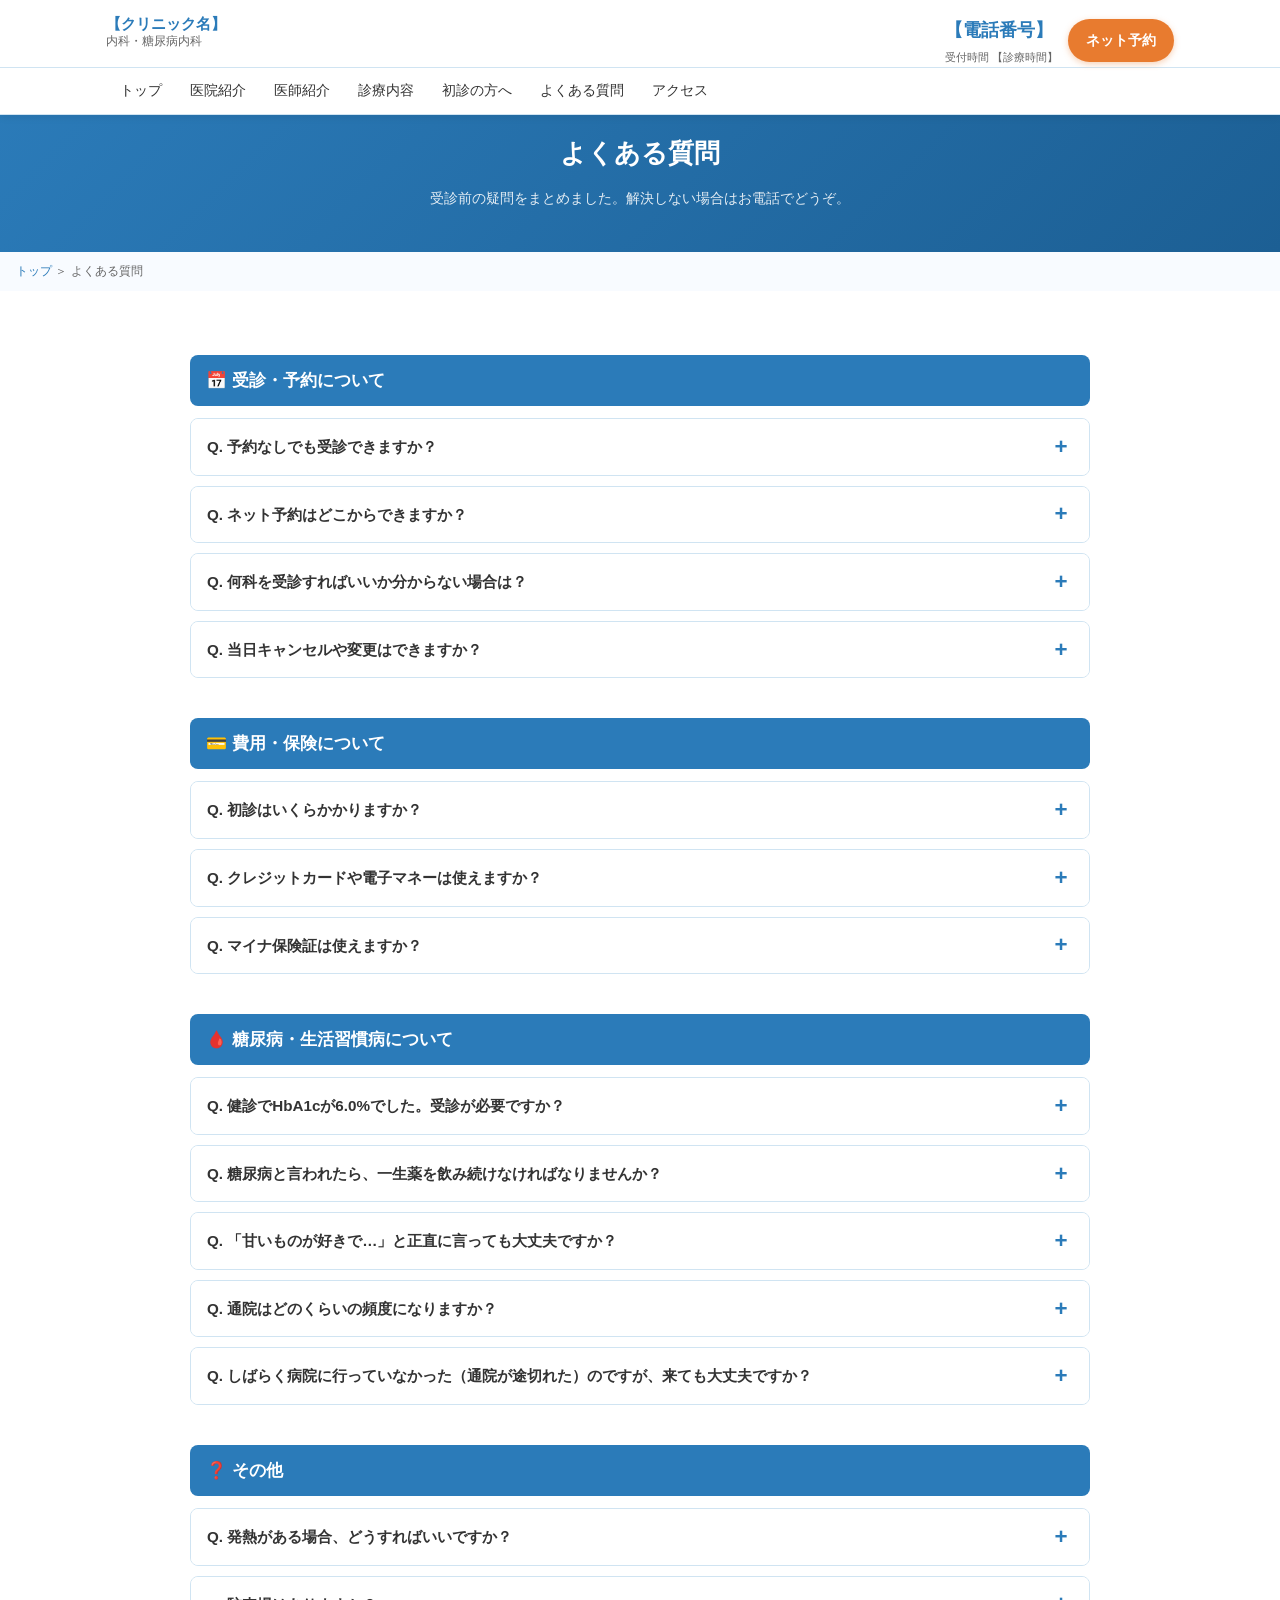
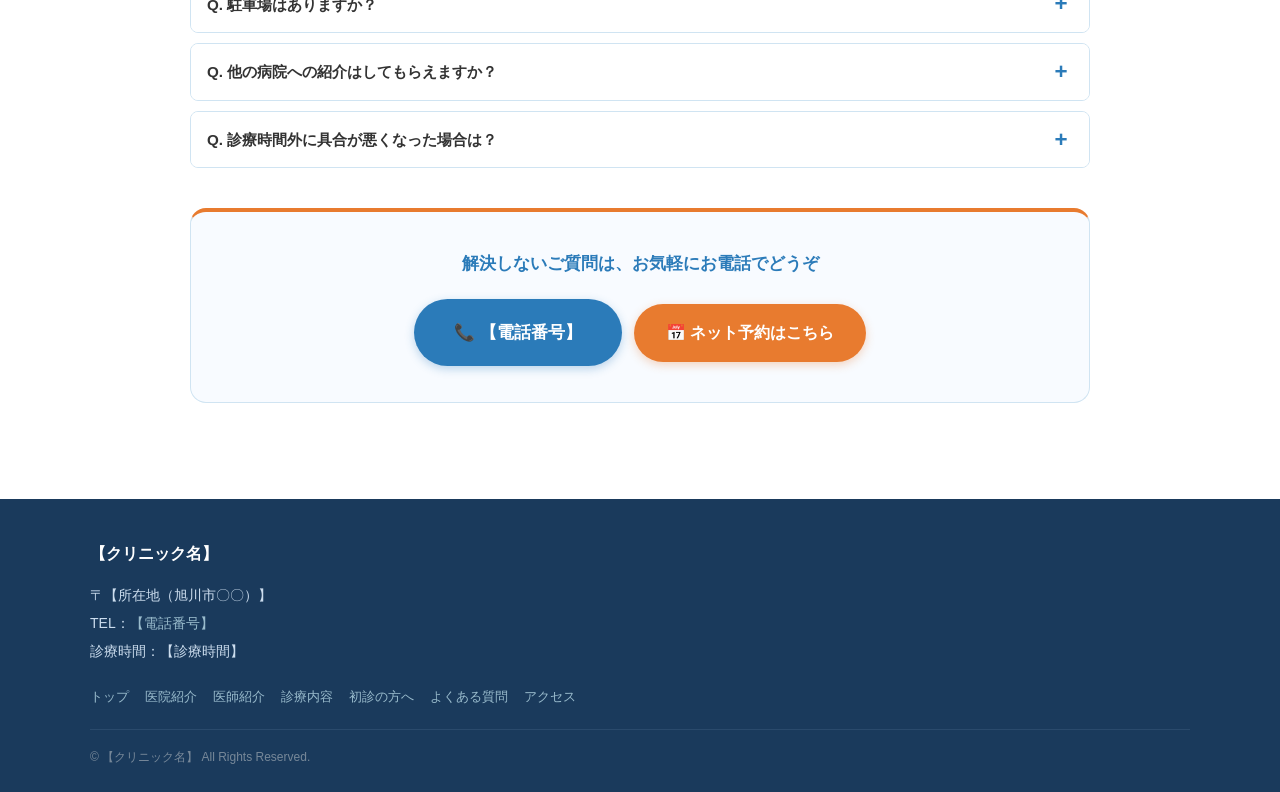
<file: faq.html>
<!DOCTYPE html>
<html lang="ja">
<head>
  <meta charset="UTF-8">
  <meta name="viewport" content="width=device-width, initial-scale=1.0">
  <meta name="description" content="旭川市【クリニック名】のよくある質問。受診・糖尿病・生活習慣病・予約・費用などについてQ&A形式でお答えします。">
  <link rel="canonical" href="https://【ドメイン名】/faq.html">
  <meta property="og:type" content="website">
  <meta property="og:title" content="よくある質問｜【クリニック名】">
  <meta property="og:description" content="旭川市【クリニック名】のよくある質問。受診・予約・費用・糖尿病・生活習慣病などについてQ&A形式でお答えします。">
  <meta property="og:url" content="https://【ドメイン名】/faq.html">
  <meta property="og:image" content="https://【ドメイン名】/images/ogp.jpg">
  <meta property="og:locale" content="ja_JP">
  <meta name="twitter:card" content="summary_large_image">
  <title>よくある質問｜【クリニック名】｜旭川市の内科・糖尿病内科</title>
  <link rel="stylesheet" href="css/style.css">
  <style>
    .faq-category {
      margin-bottom: 40px;
    }
    .faq-category-title {
      font-size: 1.05rem;
      font-weight: 700;
      color: #fff;
      background: var(--color-primary);
      padding: 10px 16px;
      border-radius: var(--radius);
      margin-bottom: 12px;
      display: flex;
      align-items: center;
      gap: 8px;
    }
  </style>
</head>
<body>
<a href="#main-content" class="skip-link">メインコンテンツへスキップ</a>
<div class="nav-overlay" id="navOverlay" onclick="closeNav()"></div>

<header class="site-header">
  <div class="header-inner">
    <div class="site-logo">
      <a href="index.html" style="color:inherit; text-decoration:none;">
        【クリニック名】
        <span>内科・糖尿病内科</span>
      </a>
    </div>
    <div class="header-right">
      <div class="header-tel">
        <a href="tel:【電話番号】">【電話番号】</a>
        <span>受付時間 【診療時間】</span>
      </div>
      <a href="【予約URL】" class="btn-reserve-header">ネット予約</a>
      <button class="nav-toggle" id="navToggle" aria-label="メニューを開く" aria-expanded="false" aria-controls="globalNav" onclick="toggleNav()">
        <span></span><span></span><span></span>
      </button>
    </div>
  </div>
  <nav class="global-nav" id="globalNav" aria-label="メインナビゲーション">
    <ul>
      <li><a href="index.html">トップ</a></li>
      <li><a href="about.html">医院紹介</a></li>
      <li><a href="doctor.html">医師紹介</a></li>
      <li><a href="treatment/index.html">診療内容</a></li>
      <li><a href="first-visit.html">初診の方へ</a></li>
      <li><a href="faq.html" aria-current="page">よくある質問</a></li>
      <li><a href="access.html">アクセス</a></li>
    </ul>
  </nav>
</header>

<section class="page-hero">
  <h1>よくある質問</h1>
  <p>受診前の疑問をまとめました。解決しない場合はお電話でどうぞ。</p>
</section>
<div class="breadcrumb">
  <a href="index.html">トップ</a> ＞ よくある質問
</div>

<main id="main-content">
  <section class="section">
    <div class="section-inner">

      <!-- カテゴリ①：受診・予約 -->
      <div class="faq-category">
        <div class="faq-category-title">📅 受診・予約について</div>

        <div class="accordion">
          <button class="accordion-btn" onclick="toggleAcc(this)">
            <span class="faq-q">Q.</span>
            予約なしでも受診できますか？
          </button>
          <div class="accordion-body">
            はい、予約なしでもご受診いただけます。ただし、ご予約の患者さんを優先してご案内するため、待ち時間が長くなることがあります。できるだけネット予約またはお電話でのご予約をおすすめしています。
          </div>
        </div>

        <div class="accordion">
          <button class="accordion-btn" onclick="toggleAcc(this)">
            <span class="faq-q">Q.</span>
            ネット予約はどこからできますか？
          </button>
          <div class="accordion-body">
            当ページ上部・下部の「ネットで予約する」ボタンから予約ページへお進みいただけます。24時間ご予約いただけます（受付時間外のご予約は翌診療日に確認します）。
          </div>
        </div>

        <div class="accordion">
          <button class="accordion-btn" onclick="toggleAcc(this)">
            <span class="faq-q">Q.</span>
            何科を受診すればいいか分からない場合は？
          </button>
          <div class="accordion-body">
            「何科に行けばいいか分からない」という方もよくいらっしゃいます。内科的な症状（発熱・腹痛・倦怠感・頭痛など）や、健診の数値が気になる場合はまずご相談ください。対応が難しい場合は、適切な専門機関へご紹介します。
          </div>
        </div>

        <div class="accordion">
          <button class="accordion-btn" onclick="toggleAcc(this)">
            <span class="faq-q">Q.</span>
            当日キャンセルや変更はできますか？
          </button>
          <div class="accordion-body">
            はい、可能です。ご都合が悪くなった場合は、できるだけ早めにお電話またはネット予約のキャンセル機能でご連絡ください（【電話番号】）。
          </div>
        </div>
      </div>

      <!-- カテゴリ②：費用・保険 -->
      <div class="faq-category">
        <div class="faq-category-title">💳 費用・保険について</div>

        <div class="accordion">
          <button class="accordion-btn" onclick="toggleAcc(this)">
            <span class="faq-q">Q.</span>
            初診はいくらかかりますか？
          </button>
          <div class="accordion-body">
            保険診療（3割負担）の場合、初診料＋検査料として目安で2,000〜4,000円程度になることが多いです。ただし、検査内容や処方薬によって異なります。詳しくはお気軽にお電話でお聞きください。
            <br><br>
            <span style="font-size:0.82rem; color:var(--color-text-sub);">※上記は目安です。実際の費用は受診内容によって変わります。</span>
          </div>
        </div>

        <div class="accordion">
          <button class="accordion-btn" onclick="toggleAcc(this)">
            <span class="faq-q">Q.</span>
            クレジットカードや電子マネーは使えますか？
          </button>
          <div class="accordion-body">
            【クリニック名】でのお支払い方法についての詳細は、お電話にてご確認ください。
          </div>
        </div>

        <div class="accordion">
          <button class="accordion-btn" onclick="toggleAcc(this)">
            <span class="faq-q">Q.</span>
            マイナ保険証は使えますか？
          </button>
          <div class="accordion-body">
            【クリニック名】でのマイナ保険証の対応状況については、お電話にてご確認ください。
          </div>
        </div>
      </div>

      <!-- カテゴリ③：糖尿病・生活習慣病 -->
      <div class="faq-category">
        <div class="faq-category-title">🩸 糖尿病・生活習慣病について</div>

        <div class="accordion">
          <button class="accordion-btn" onclick="toggleAcc(this)">
            <span class="faq-q">Q.</span>
            健診でHbA1cが6.0%でした。受診が必要ですか？
          </button>
          <div class="accordion-body">
            HbA1cが5.6〜6.4%の範囲は「境界型（糖尿病予備群）」と呼ばれ、糖尿病への移行リスクがある段階です。自覚症状がなくても、早めにご相談いただくことをお勧めします。この段階で生活習慣を改善すると、糖尿病への進行を防げる可能性があります。
          </div>
        </div>

        <div class="accordion">
          <button class="accordion-btn" onclick="toggleAcc(this)">
            <span class="faq-q">Q.</span>
            糖尿病と言われたら、一生薬を飲み続けなければなりませんか？
          </button>
          <div class="accordion-body">
            必ずしもそうではありません。2型糖尿病の場合、生活習慣の改善（食事・運動）で血糖値が下がり、お薬を減らしたり、場合によっては中止できることもあります。一人ひとりの状態に合わせて、無理のない形で治療を進めます。まずはご相談ください。
          </div>
        </div>

        <div class="accordion">
          <button class="accordion-btn" onclick="toggleAcc(this)">
            <span class="faq-q">Q.</span>
            「甘いものが好きで…」と正直に言っても大丈夫ですか？
          </button>
          <div class="accordion-body">
            もちろんです。怒ったり、責めたりしません。「正直に話してくれてよかった」と思っています。食習慣の相談は治療の一番の出発点です。話しにくいことほど、ぜひ遠慮なくお話しください。一緒に現実的な方法を考えます。
          </div>
        </div>

        <div class="accordion">
          <button class="accordion-btn" onclick="toggleAcc(this)">
            <span class="faq-q">Q.</span>
            通院はどのくらいの頻度になりますか？
          </button>
          <div class="accordion-body">
            症状や治療の段階によって異なりますが、糖尿病・生活習慣病の管理では1〜3か月に1回程度の受診が目安です。最初は頻繁にご来院いただいて状態を確認し、安定してきたら間隔を空けることもあります。お仕事やご生活に合わせて相談しながら決めていきます。
          </div>
        </div>

        <div class="accordion">
          <button class="accordion-btn" onclick="toggleAcc(this)">
            <span class="faq-q">Q.</span>
            しばらく病院に行っていなかった（通院が途切れた）のですが、来ても大丈夫ですか？
          </button>
          <div class="accordion-body">
            大丈夫です。責めることはしません。「また来てくれた」と思うだけです。途切れていた期間に何があったか、率直にお話しいただければ、現状を把握した上で一緒に再スタートできます。
          </div>
        </div>
      </div>

      <!-- カテゴリ④：その他 -->
      <div class="faq-category">
        <div class="faq-category-title">❓ その他</div>

        <div class="accordion">
          <button class="accordion-btn" onclick="toggleAcc(this)">
            <span class="faq-q">Q.</span>
            発熱がある場合、どうすればいいですか？
          </button>
          <div class="accordion-body">
            発熱や感染症が疑われる症状（発熱・のどの痛み・咳・倦怠感など）がある場合は、院内での感染対策上、<strong>来院前にお電話でご連絡ください</strong>。受付の案内に従って、スムーズに対応できるよう準備します。<br>
            📞 【電話番号】
          </div>
        </div>

        <div class="accordion">
          <button class="accordion-btn" onclick="toggleAcc(this)">
            <span class="faq-q">Q.</span>
            駐車場はありますか？
          </button>
          <div class="accordion-body">
            【駐車場情報】
          </div>
        </div>

        <div class="accordion">
          <button class="accordion-btn" onclick="toggleAcc(this)">
            <span class="faq-q">Q.</span>
            他の病院への紹介はしてもらえますか？
          </button>
          <div class="accordion-body">
            はい。当院での対応が難しい場合や、より専門的な検査・治療が必要な場合は、旭川市内の基幹病院や専門病院へ紹介状を作成してご紹介します。「紹介してほしい」というご希望がある場合もお気軽にお申し出ください。
          </div>
        </div>

        <div class="accordion">
          <button class="accordion-btn" onclick="toggleAcc(this)">
            <span class="faq-q">Q.</span>
            診療時間外に具合が悪くなった場合は？
          </button>
          <div class="accordion-body">
            診療時間外・休日の急な体調不良の際は、旭川市の救急・時間外診療案内（旭川市休日急患センターなど）をご利用ください。緊急性が高い場合は119番へお電話ください。
          </div>
        </div>
      </div>

      <!-- 解決しない場合 -->
      <div class="cta-block">
        <p class="cta-main-text">解決しないご質問は、お気軽にお電話でどうぞ</p>
        <div class="btn-group">
          <a href="tel:【電話番号】" class="btn btn-primary btn-lg">📞 【電話番号】</a>
          <a href="【予約URL】" class="btn btn-accent">📅 ネット予約はこちら</a>
        </div>
      </div>

    </div>
  </section>
</main>

<footer class="site-footer">
  <div class="footer-inner">
    <div class="footer-logo">【クリニック名】</div>
    <div class="footer-info">
      〒【所在地（旭川市〇〇）】<br>
      TEL：<a href="tel:【電話番号】" style="color:#9bc;">【電話番号】</a><br>
      診療時間：【診療時間】
    </div>
    <nav class="footer-nav">
      <a href="index.html">トップ</a>
      <a href="about.html">医院紹介</a>
      <a href="doctor.html">医師紹介</a>
      <a href="treatment/index.html">診療内容</a>
      <a href="first-visit.html">初診の方へ</a>
      <a href="faq.html">よくある質問</a>
      <a href="access.html">アクセス</a>
    </nav>
    <p class="footer-copy">© 【クリニック名】 All Rights Reserved.</p>
  </div>
</footer>

<div class="fixed-cta-bar" role="navigation" aria-label="予約ナビゲーション">
  <a href="tel:【電話番号】" class="cta-tel">📞 電話で予約</a>
  <a href="【予約URL】" class="cta-web">🗓 ネット予約</a>
</div>

<script>
  function toggleNav() {
    const nav     = document.getElementById('globalNav');
    const overlay = document.getElementById('navOverlay');
    const btn     = document.getElementById('navToggle');
    const isOpen  = nav.classList.toggle('is-open');
    overlay.classList.toggle('is-open', isOpen);
    btn.setAttribute('aria-expanded', isOpen ? 'true' : 'false');
    btn.setAttribute('aria-label', isOpen ? 'メニューを閉じる' : 'メニューを開く');
  }
  function closeNav() {
    const nav     = document.getElementById('globalNav');
    const overlay = document.getElementById('navOverlay');
    const btn     = document.getElementById('navToggle');
    nav.classList.remove('is-open');
    overlay.classList.remove('is-open');
    btn.setAttribute('aria-expanded', 'false');
    btn.setAttribute('aria-label', 'メニューを開く');
  }
  document.addEventListener('keydown', function(e) {
    if (e.key === 'Escape') closeNav();
  });
  function toggleAcc(btn) {
    btn.classList.toggle('is-open');
    btn.nextElementSibling.classList.toggle('is-open');
  }
</script>

<!--
===========================================
【よくある質問ページ】後から差し替えるべきポイント
===========================================
1. 初診費用「2,000〜4,000円」→ 実際の相場に合わせて変更（または削除）
2. クレジット・電子マネー対応 → 実際の対応方法を確認して記載
3. マイナ保険証対応 → 実際の対応可否を確認して記載
4. 【駐車場情報】→ 実際の台数・場所に変更
5. 通院頻度「1〜3か月」→ 実際の目安に変更
6. 旭川市休日急患センター → 実際の連絡先・名称を確認して追記
7. Q&A項目を追加 → 実際に患者さんからよく聞かれることを追加
===========================================
-->
</body>
</html>
</file>
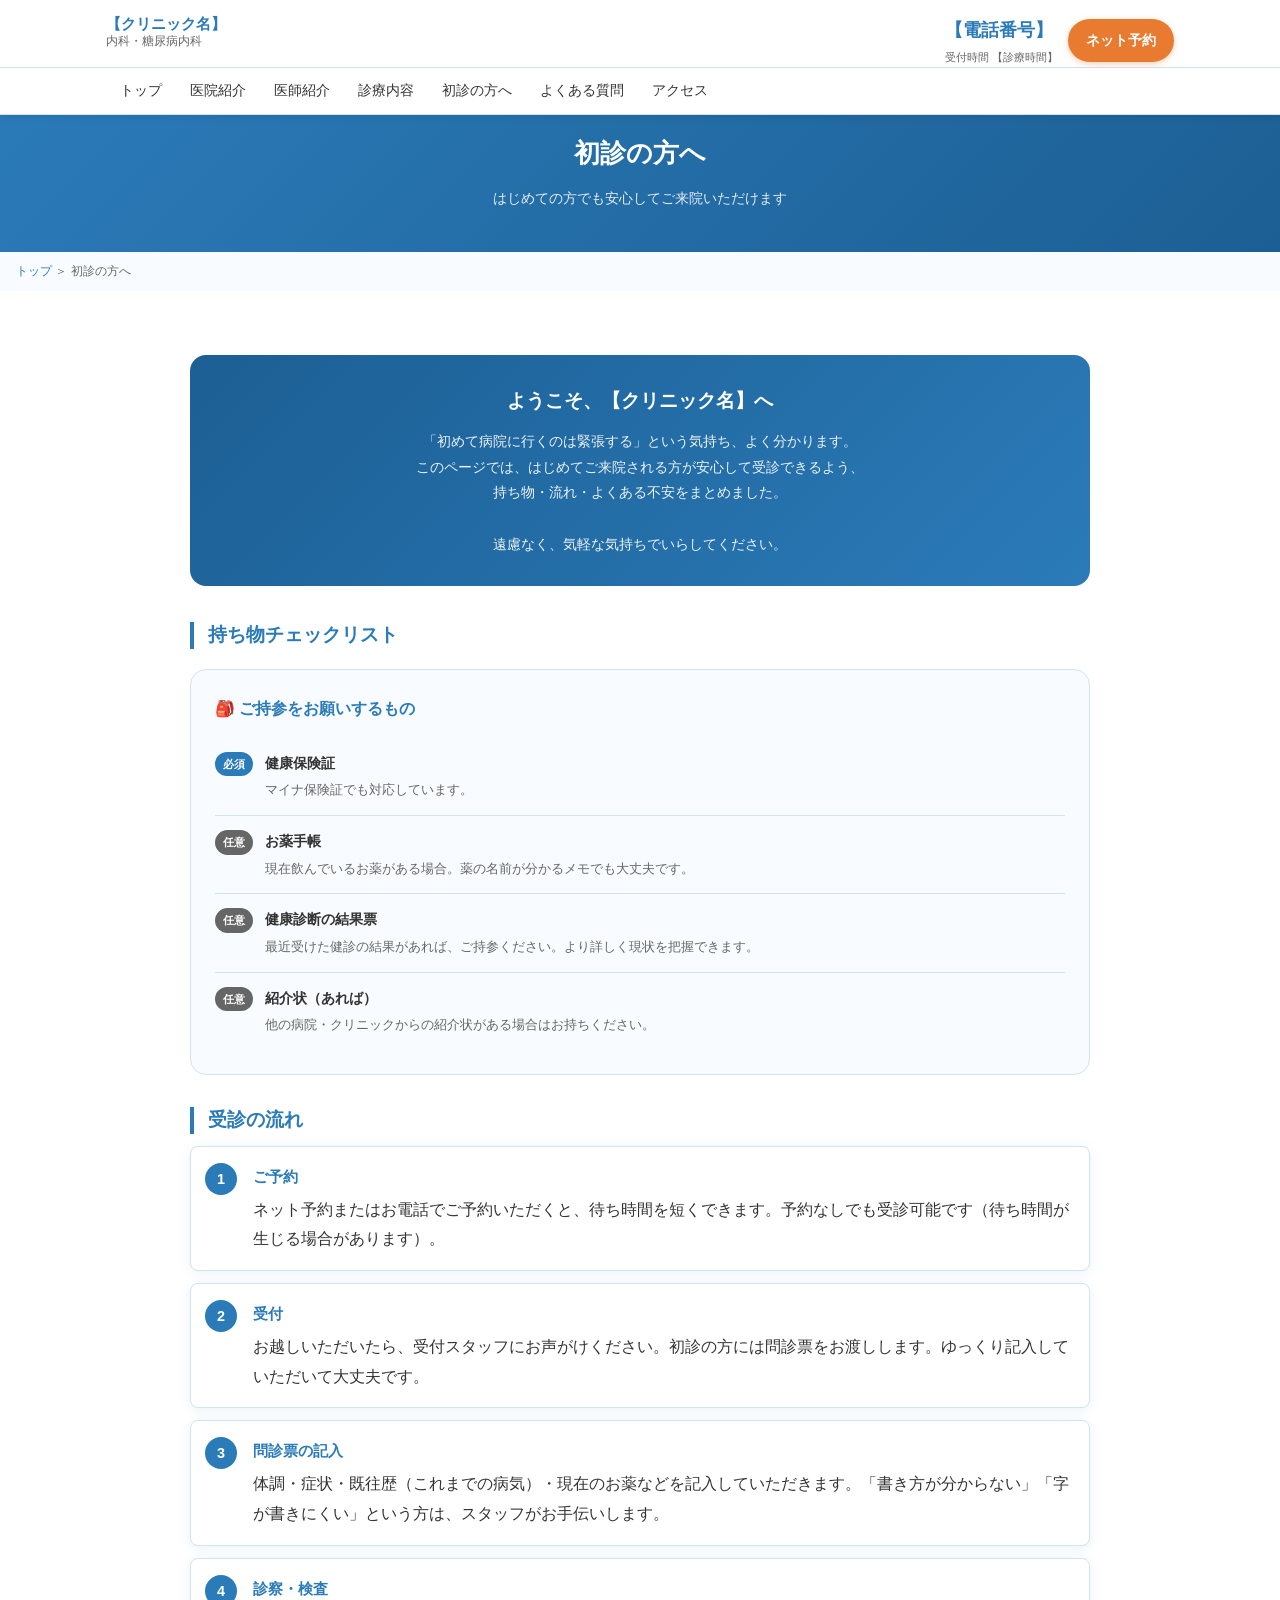
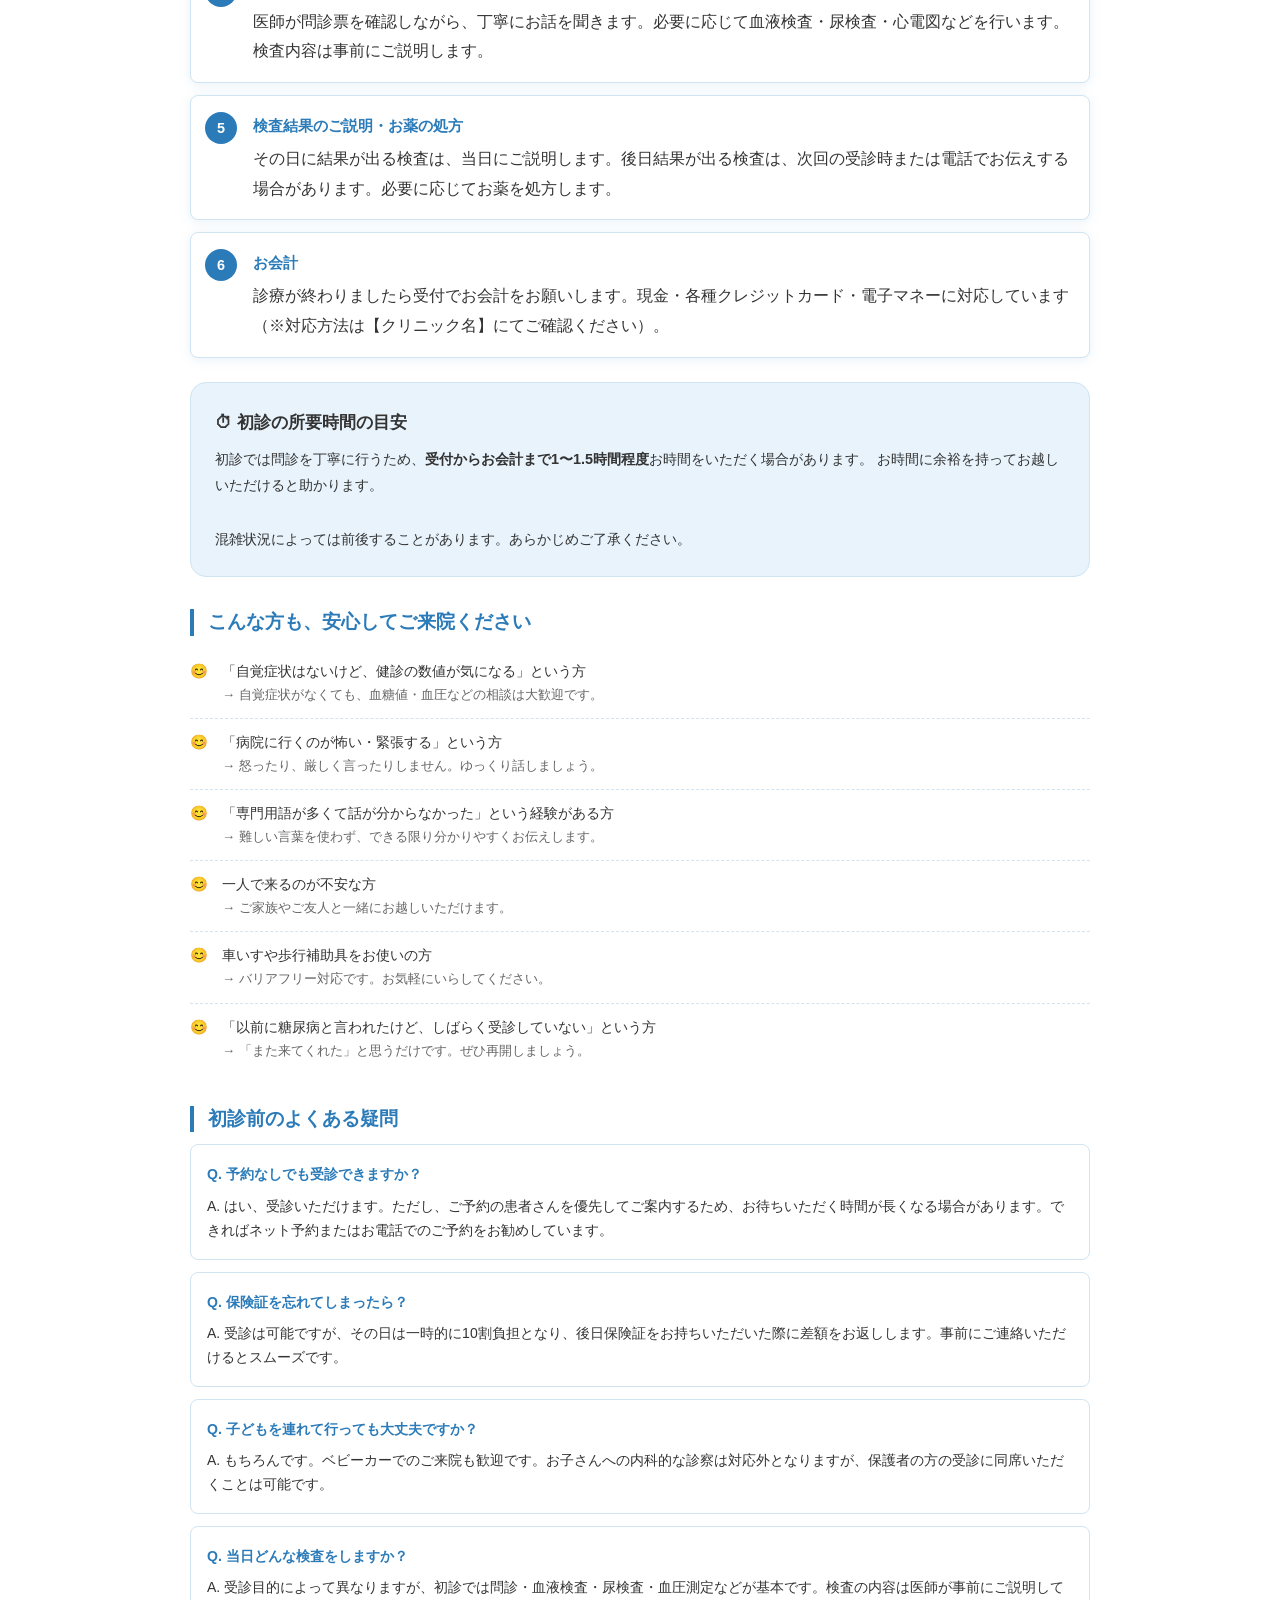
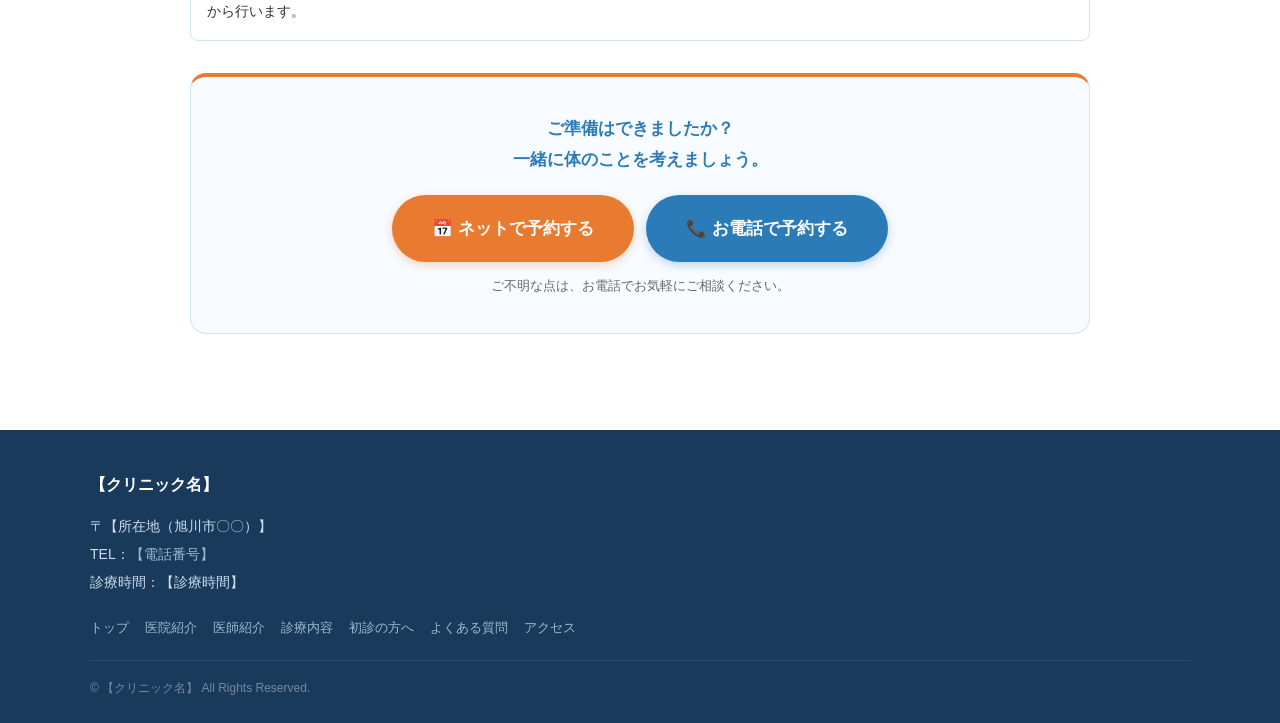
<file: first-visit.html>
<!DOCTYPE html>
<html lang="ja">
<head>
  <meta charset="UTF-8">
  <meta name="viewport" content="width=device-width, initial-scale=1.0">
  <meta name="description" content="旭川市【クリニック名】への初めてのご来院をサポートします。持ち物・受診の流れ・よくある不安を分かりやすくご案内。旭川市 内科 初診。">
  <link rel="canonical" href="https://【ドメイン名】/first-visit.html">
  <meta property="og:type" content="website">
  <meta property="og:title" content="初診の方へ｜【クリニック名】">
  <meta property="og:description" content="旭川市【クリニック名】への初めてのご来院をサポートします。持ち物チェックリスト・受診の流れ・初診前のよくある疑問をまとめました。">
  <meta property="og:url" content="https://【ドメイン名】/first-visit.html">
  <meta property="og:image" content="https://【ドメイン名】/images/ogp.jpg">
  <meta property="og:locale" content="ja_JP">
  <meta name="twitter:card" content="summary_large_image">
  <title>初診の方へ｜【クリニック名】｜旭川市の内科・糖尿病内科</title>
  <link rel="stylesheet" href="css/style.css">
  <style>
    .welcome-box {
      background: linear-gradient(135deg, #1c5f94 0%, #2b7bb9 100%);
      color: #fff;
      border-radius: var(--radius-lg);
      padding: 28px 22px;
      text-align: center;
      margin-bottom: 36px;
    }
    .welcome-box h2 {
      font-size: 1.2rem;
      margin-bottom: 10px;
    }
    .welcome-box p {
      font-size: 0.9rem;
      opacity: 0.92;
      line-height: 1.8;
    }

    .checklist-box {
      background: var(--color-bg);
      border-radius: var(--radius-lg);
      padding: 24px;
      border: 1px solid var(--color-border);
      margin: 20px 0;
    }
    .checklist-box h3 {
      font-size: 1rem;
      color: var(--color-primary);
      margin-bottom: 14px;
      display: flex;
      align-items: center;
      gap: 8px;
    }

    .must-item {
      display: flex;
      align-items: flex-start;
      gap: 12px;
      padding: 12px 0;
      border-bottom: 1px solid var(--color-border);
      font-size: 0.9rem;
    }
    .must-item:last-child { border-bottom: none; }
    .must-badge {
      background: var(--color-primary);
      color: #fff;
      font-size: 0.7rem;
      font-weight: 700;
      padding: 2px 8px;
      border-radius: 50px;
      white-space: nowrap;
      flex-shrink: 0;
      margin-top: 2px;
    }
    .must-badge.optional {
      background: var(--color-text-sub);
    }

    .ok-list {
      list-style: none;
      padding: 0;
    }
    .ok-list li {
      padding: 12px 0 12px 32px;
      position: relative;
      font-size: 0.9rem;
      border-bottom: 1px dashed var(--color-border);
      line-height: 1.6;
    }
    .ok-list li:last-child { border-bottom: none; }
    .ok-list li::before {
      content: '😊';
      position: absolute;
      left: 0;
    }

    .qa-inline {
      background: #fff;
      border: 1px solid var(--color-border);
      border-radius: var(--radius);
      padding: 16px;
      margin: 12px 0;
    }
    .qa-inline .q {
      font-size: 0.88rem;
      font-weight: 700;
      color: var(--color-primary);
      margin-bottom: 6px;
    }
    .qa-inline .a {
      font-size: 0.875rem;
      line-height: 1.75;
    }
  </style>
</head>
<body>
<a href="#main-content" class="skip-link">メインコンテンツへスキップ</a>
<div class="nav-overlay" id="navOverlay" onclick="closeNav()"></div>

<header class="site-header">
  <div class="header-inner">
    <div class="site-logo">
      <a href="index.html" style="color:inherit; text-decoration:none;">
        【クリニック名】
        <span>内科・糖尿病内科</span>
      </a>
    </div>
    <div class="header-right">
      <div class="header-tel">
        <a href="tel:【電話番号】">【電話番号】</a>
        <span>受付時間 【診療時間】</span>
      </div>
      <a href="【予約URL】" class="btn-reserve-header">ネット予約</a>
      <button class="nav-toggle" id="navToggle" aria-label="メニューを開く" aria-expanded="false" aria-controls="globalNav" onclick="toggleNav()">
        <span></span><span></span><span></span>
      </button>
    </div>
  </div>
  <nav class="global-nav" id="globalNav" aria-label="メインナビゲーション">
    <ul>
      <li><a href="index.html">トップ</a></li>
      <li><a href="about.html">医院紹介</a></li>
      <li><a href="doctor.html">医師紹介</a></li>
      <li><a href="treatment/index.html">診療内容</a></li>
      <li><a href="first-visit.html" aria-current="page">初診の方へ</a></li>
      <li><a href="faq.html">よくある質問</a></li>
      <li><a href="access.html">アクセス</a></li>
    </ul>
  </nav>
</header>

<section class="page-hero">
  <h1>初診の方へ</h1>
  <p>はじめての方でも安心してご来院いただけます</p>
</section>
<div class="breadcrumb">
  <a href="index.html">トップ</a> ＞ 初診の方へ
</div>

<main id="main-content">
  <section class="section">
    <div class="section-inner">

      <div class="welcome-box">
        <h2>ようこそ、【クリニック名】へ</h2>
        <p>
          「初めて病院に行くのは緊張する」という気持ち、よく分かります。<br>
          このページでは、はじめてご来院される方が安心して受診できるよう、<br>
          持ち物・流れ・よくある不安をまとめました。<br><br>
          遠慮なく、気軽な気持ちでいらしてください。
        </p>
      </div>

      <!-- ===== 持ち物 ===== -->
      <h2 class="lead-title">持ち物チェックリスト</h2>
      <div class="checklist-box">
        <h3>🎒 ご持参をお願いするもの</h3>
        <div class="must-item">
          <span class="must-badge">必須</span>
          <div>
            <strong>健康保険証</strong><br>
            <span style="font-size:0.82rem; color:var(--color-text-sub);">マイナ保険証でも対応しています。</span>
          </div>
        </div>
        <div class="must-item">
          <span class="must-badge optional">任意</span>
          <div>
            <strong>お薬手帳</strong><br>
            <span style="font-size:0.82rem; color:var(--color-text-sub);">現在飲んでいるお薬がある場合。薬の名前が分かるメモでも大丈夫です。</span>
          </div>
        </div>
        <div class="must-item">
          <span class="must-badge optional">任意</span>
          <div>
            <strong>健康診断の結果票</strong><br>
            <span style="font-size:0.82rem; color:var(--color-text-sub);">最近受けた健診の結果があれば、ご持参ください。より詳しく現状を把握できます。</span>
          </div>
        </div>
        <div class="must-item">
          <span class="must-badge optional">任意</span>
          <div>
            <strong>紹介状（あれば）</strong><br>
            <span style="font-size:0.82rem; color:var(--color-text-sub);">他の病院・クリニックからの紹介状がある場合はお持ちください。</span>
          </div>
        </div>
      </div>

      <!-- ===== 受診の流れ ===== -->
      <h2 class="lead-title">受診の流れ</h2>
      <ol class="step-list">
        <li>
          <h3>ご予約</h3>
          <p>ネット予約またはお電話でご予約いただくと、待ち時間を短くできます。予約なしでも受診可能です（待ち時間が生じる場合があります）。</p>
        </li>
        <li>
          <h3>受付</h3>
          <p>お越しいただいたら、受付スタッフにお声がけください。初診の方には問診票をお渡しします。ゆっくり記入していただいて大丈夫です。</p>
        </li>
        <li>
          <h3>問診票の記入</h3>
          <p>体調・症状・既往歴（これまでの病気）・現在のお薬などを記入していただきます。「書き方が分からない」「字が書きにくい」という方は、スタッフがお手伝いします。</p>
        </li>
        <li>
          <h3>診察・検査</h3>
          <p>医師が問診票を確認しながら、丁寧にお話を聞きます。必要に応じて血液検査・尿検査・心電図などを行います。検査内容は事前にご説明します。</p>
        </li>
        <li>
          <h3>検査結果のご説明・お薬の処方</h3>
          <p>その日に結果が出る検査は、当日にご説明します。後日結果が出る検査は、次回の受診時または電話でお伝えする場合があります。必要に応じてお薬を処方します。</p>
        </li>
        <li>
          <h3>お会計</h3>
          <p>診療が終わりましたら受付でお会計をお願いします。現金・各種クレジットカード・電子マネーに対応しています（※対応方法は【クリニック名】にてご確認ください）。</p>
        </li>
      </ol>

      <!-- 所要時間 -->
      <div class="highlight-box" style="margin:24px 0;">
        <h3 class="sub-title" style="margin-top:0;">⏱ 初診の所要時間の目安</h3>
        <p style="font-size:0.9rem; line-height:1.85;">
          初診では問診を丁寧に行うため、<strong>受付からお会計まで1〜1.5時間程度</strong>お時間をいただく場合があります。
          お時間に余裕を持ってお越しいただけると助かります。<br><br>
          混雑状況によっては前後することがあります。あらかじめご了承ください。
        </p>
      </div>

      <!-- こんな方も大丈夫 -->
      <h2 class="lead-title">こんな方も、安心してご来院ください</h2>
      <ul class="ok-list">
        <li>
          「自覚症状はないけど、健診の数値が気になる」という方<br>
          <span style="font-size:0.82rem; color:var(--color-text-sub);">→ 自覚症状がなくても、血糖値・血圧などの相談は大歓迎です。</span>
        </li>
        <li>
          「病院に行くのが怖い・緊張する」という方<br>
          <span style="font-size:0.82rem; color:var(--color-text-sub);">→ 怒ったり、厳しく言ったりしません。ゆっくり話しましょう。</span>
        </li>
        <li>
          「専門用語が多くて話が分からなかった」という経験がある方<br>
          <span style="font-size:0.82rem; color:var(--color-text-sub);">→ 難しい言葉を使わず、できる限り分かりやすくお伝えします。</span>
        </li>
        <li>
          一人で来るのが不安な方<br>
          <span style="font-size:0.82rem; color:var(--color-text-sub);">→ ご家族やご友人と一緒にお越しいただけます。</span>
        </li>
        <li>
          車いすや歩行補助具をお使いの方<br>
          <span style="font-size:0.82rem; color:var(--color-text-sub);">→ バリアフリー対応です。お気軽にいらしてください。</span>
        </li>
        <li>
          「以前に糖尿病と言われたけど、しばらく受診していない」という方<br>
          <span style="font-size:0.82rem; color:var(--color-text-sub);">→ 「また来てくれた」と思うだけです。ぜひ再開しましょう。</span>
        </li>
      </ul>

      <!-- よくある初診前Q&A -->
      <h2 class="lead-title">初診前のよくある疑問</h2>
      <div class="qa-inline">
        <p class="q">Q. 予約なしでも受診できますか？</p>
        <p class="a">A. はい、受診いただけます。ただし、ご予約の患者さんを優先してご案内するため、お待ちいただく時間が長くなる場合があります。できればネット予約またはお電話でのご予約をお勧めしています。</p>
      </div>
      <div class="qa-inline">
        <p class="q">Q. 保険証を忘れてしまったら？</p>
        <p class="a">A. 受診は可能ですが、その日は一時的に10割負担となり、後日保険証をお持ちいただいた際に差額をお返しします。事前にご連絡いただけるとスムーズです。</p>
      </div>
      <div class="qa-inline">
        <p class="q">Q. 子どもを連れて行っても大丈夫ですか？</p>
        <p class="a">A. もちろんです。ベビーカーでのご来院も歓迎です。お子さんへの内科的な診察は対応外となりますが、保護者の方の受診に同席いただくことは可能です。</p>
      </div>
      <div class="qa-inline">
        <p class="q">Q. 当日どんな検査をしますか？</p>
        <p class="a">A. 受診目的によって異なりますが、初診では問診・血液検査・尿検査・血圧測定などが基本です。検査の内容は医師が事前にご説明してから行います。</p>
      </div>

      <!-- CTA -->
      <div class="cta-block">
        <p>ご準備はできましたか？<br>一緒に体のことを考えましょう。</p>
        <div class="btn-group">
          <a href="【予約URL】" class="btn btn-accent btn-lg">📅 ネットで予約する</a>
          <a href="tel:【電話番号】" class="btn btn-primary btn-lg">📞 お電話で予約する</a>
        </div>
        <p style="font-size:0.8rem; margin-top:12px; color:var(--color-text-sub);">
          ご不明な点は、お電話でお気軽にご相談ください。
        </p>
      </div>

    </div>
  </section>
</main>

<footer class="site-footer">
  <div class="footer-inner">
    <div class="footer-logo">【クリニック名】</div>
    <div class="footer-info">
      〒【所在地（旭川市〇〇）】<br>
      TEL：<a href="tel:【電話番号】" style="color:#9bc;">【電話番号】</a><br>
      診療時間：【診療時間】
    </div>
    <nav class="footer-nav">
      <a href="index.html">トップ</a>
      <a href="about.html">医院紹介</a>
      <a href="doctor.html">医師紹介</a>
      <a href="treatment/index.html">診療内容</a>
      <a href="first-visit.html">初診の方へ</a>
      <a href="faq.html">よくある質問</a>
      <a href="access.html">アクセス</a>
    </nav>
    <p class="footer-copy">© 【クリニック名】 All Rights Reserved.</p>
  </div>
</footer>

<div class="fixed-cta-bar" role="navigation" aria-label="予約ナビゲーション">
  <a href="tel:【電話番号】" class="cta-tel">📞 電話で予約</a>
  <a href="【予約URL】" class="cta-web">🗓 ネット予約</a>
</div>

<script>
  function toggleNav() {
    const nav     = document.getElementById('globalNav');
    const overlay = document.getElementById('navOverlay');
    const btn     = document.getElementById('navToggle');
    const isOpen  = nav.classList.toggle('is-open');
    overlay.classList.toggle('is-open', isOpen);
    btn.setAttribute('aria-expanded', isOpen ? 'true' : 'false');
    btn.setAttribute('aria-label', isOpen ? 'メニューを閉じる' : 'メニューを開く');
  }
  function closeNav() {
    const nav     = document.getElementById('globalNav');
    const overlay = document.getElementById('navOverlay');
    const btn     = document.getElementById('navToggle');
    nav.classList.remove('is-open');
    overlay.classList.remove('is-open');
    btn.setAttribute('aria-expanded', 'false');
    btn.setAttribute('aria-label', 'メニューを開く');
  }
  document.addEventListener('keydown', function(e) {
    if (e.key === 'Escape') closeNav();
  });
</script>

<!--
===========================================
【初診の方へ】後から差し替えるべきポイント
===========================================
1. マイナ保険証の対応 → 実際の対応状況に変更（対応/未対応）
2. 所要時間「1〜1.5時間」→ 実際の目安に変更
3. お会計の支払い方法（クレジット・電子マネー）→ 実際の対応に変更
4. 「後日結果が出る検査」の説明方法 → 実際のフローに合わせて変更
5. 「予約なしでも受診可能」→ 実際の運用に合わせて変更
6. バリアフリー設備 → 実際の設備に合わせて変更
7. 子ども連れについての案内 → 実際の方針に変更
8. 初診Q&A各項目 → 実際によく聞かれることに更新
===========================================
-->
</body>
</html>
</file>
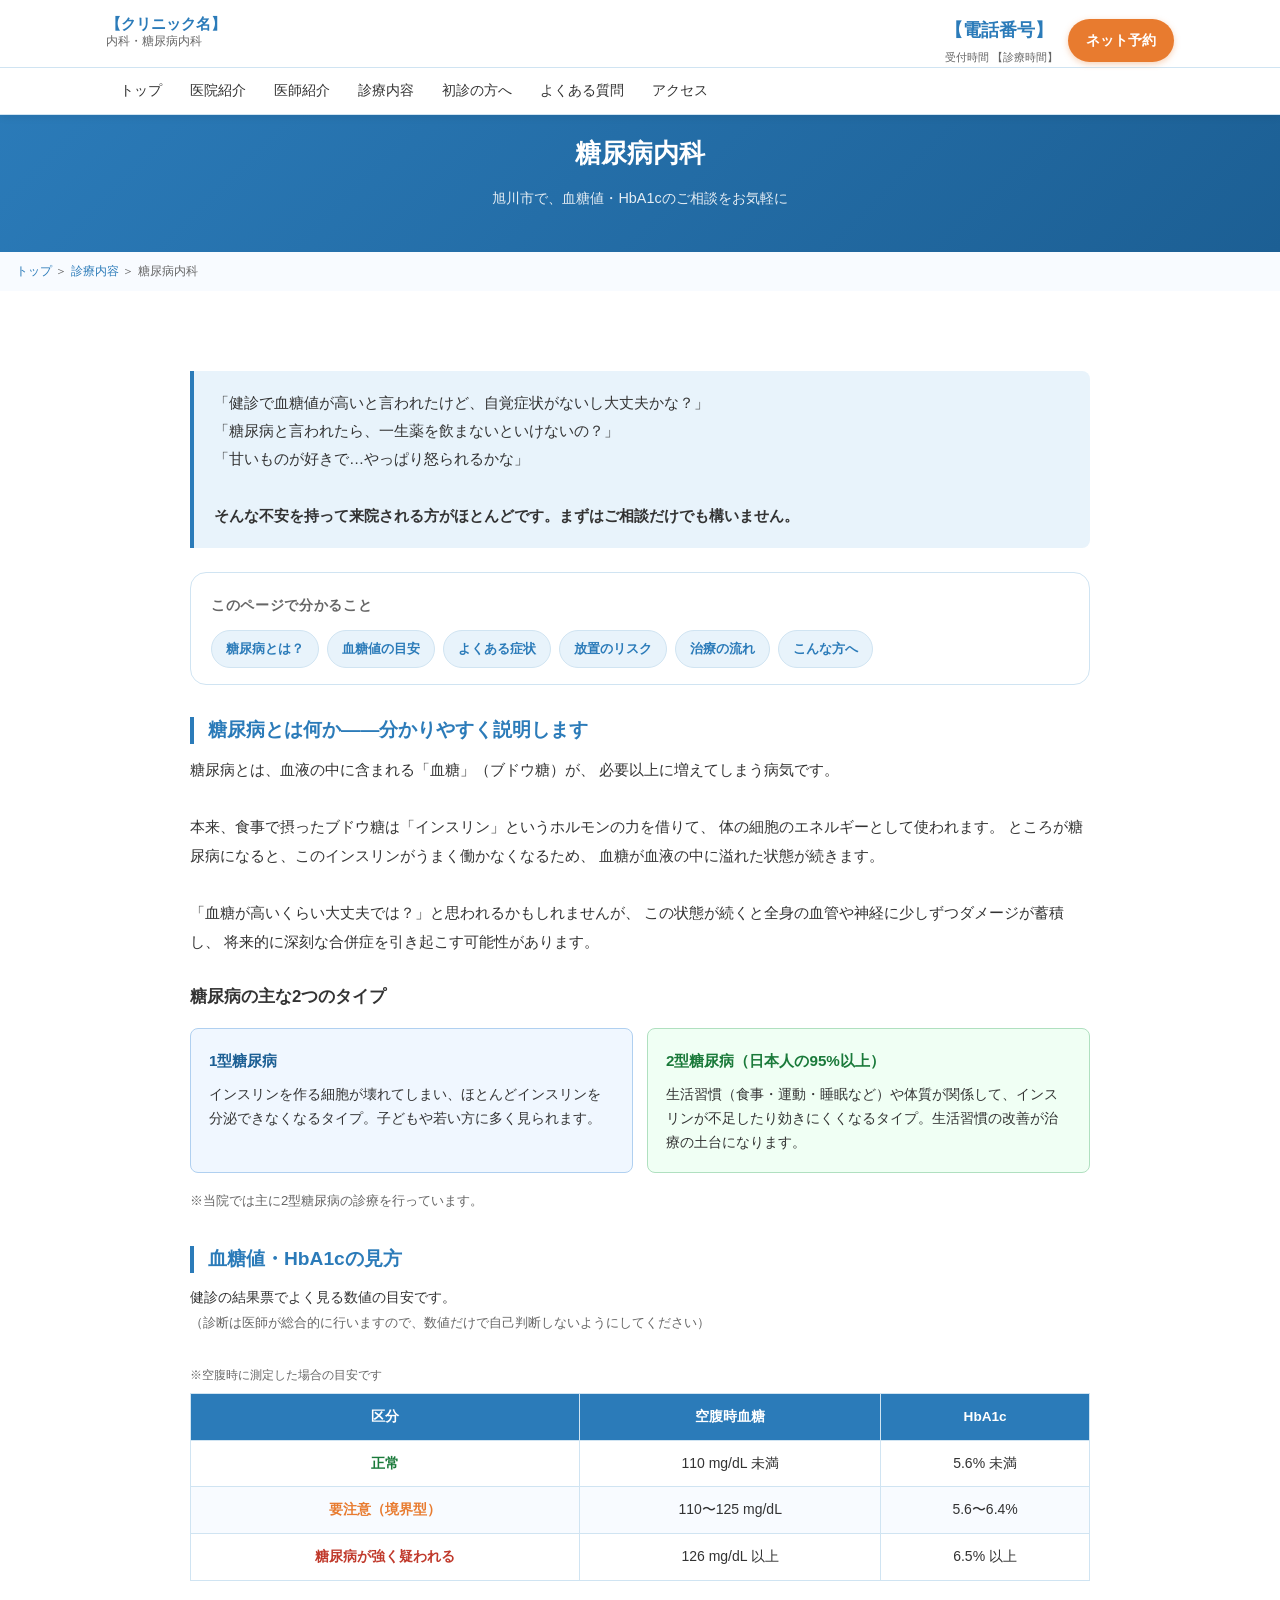
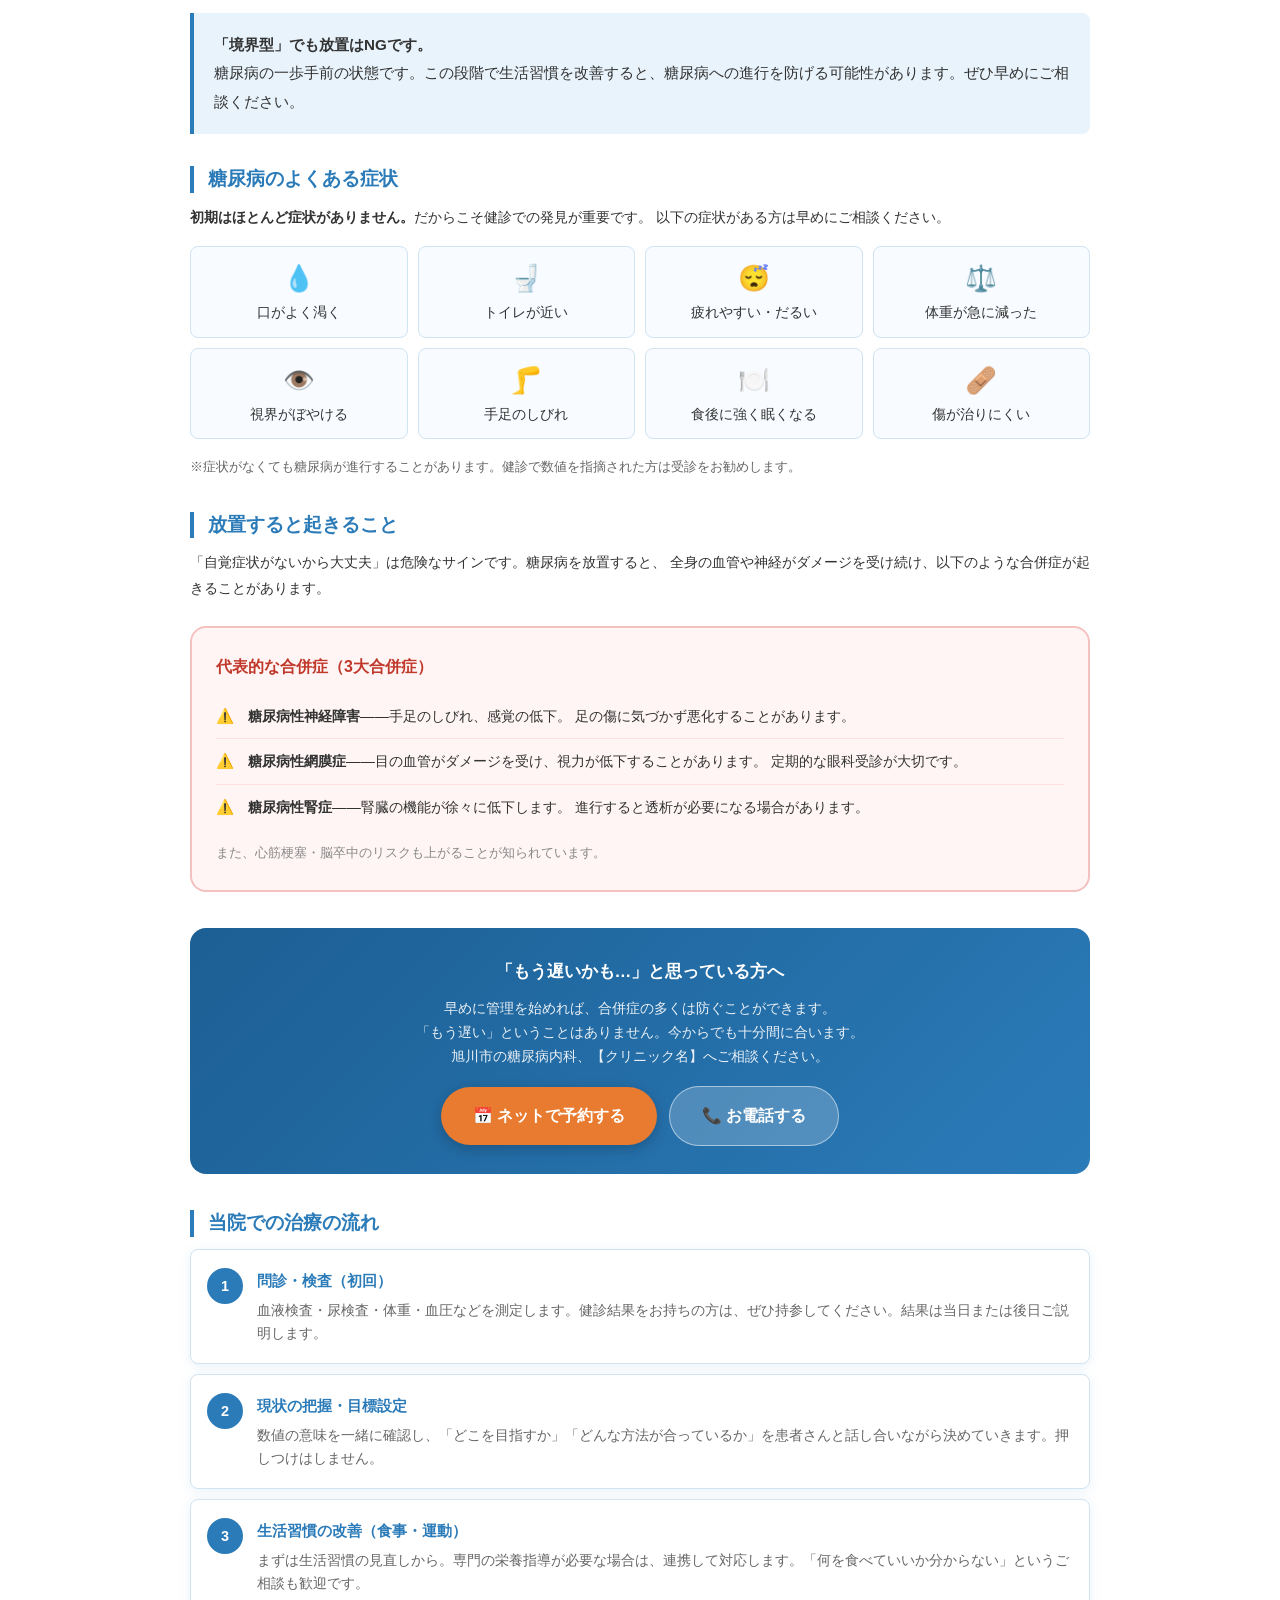
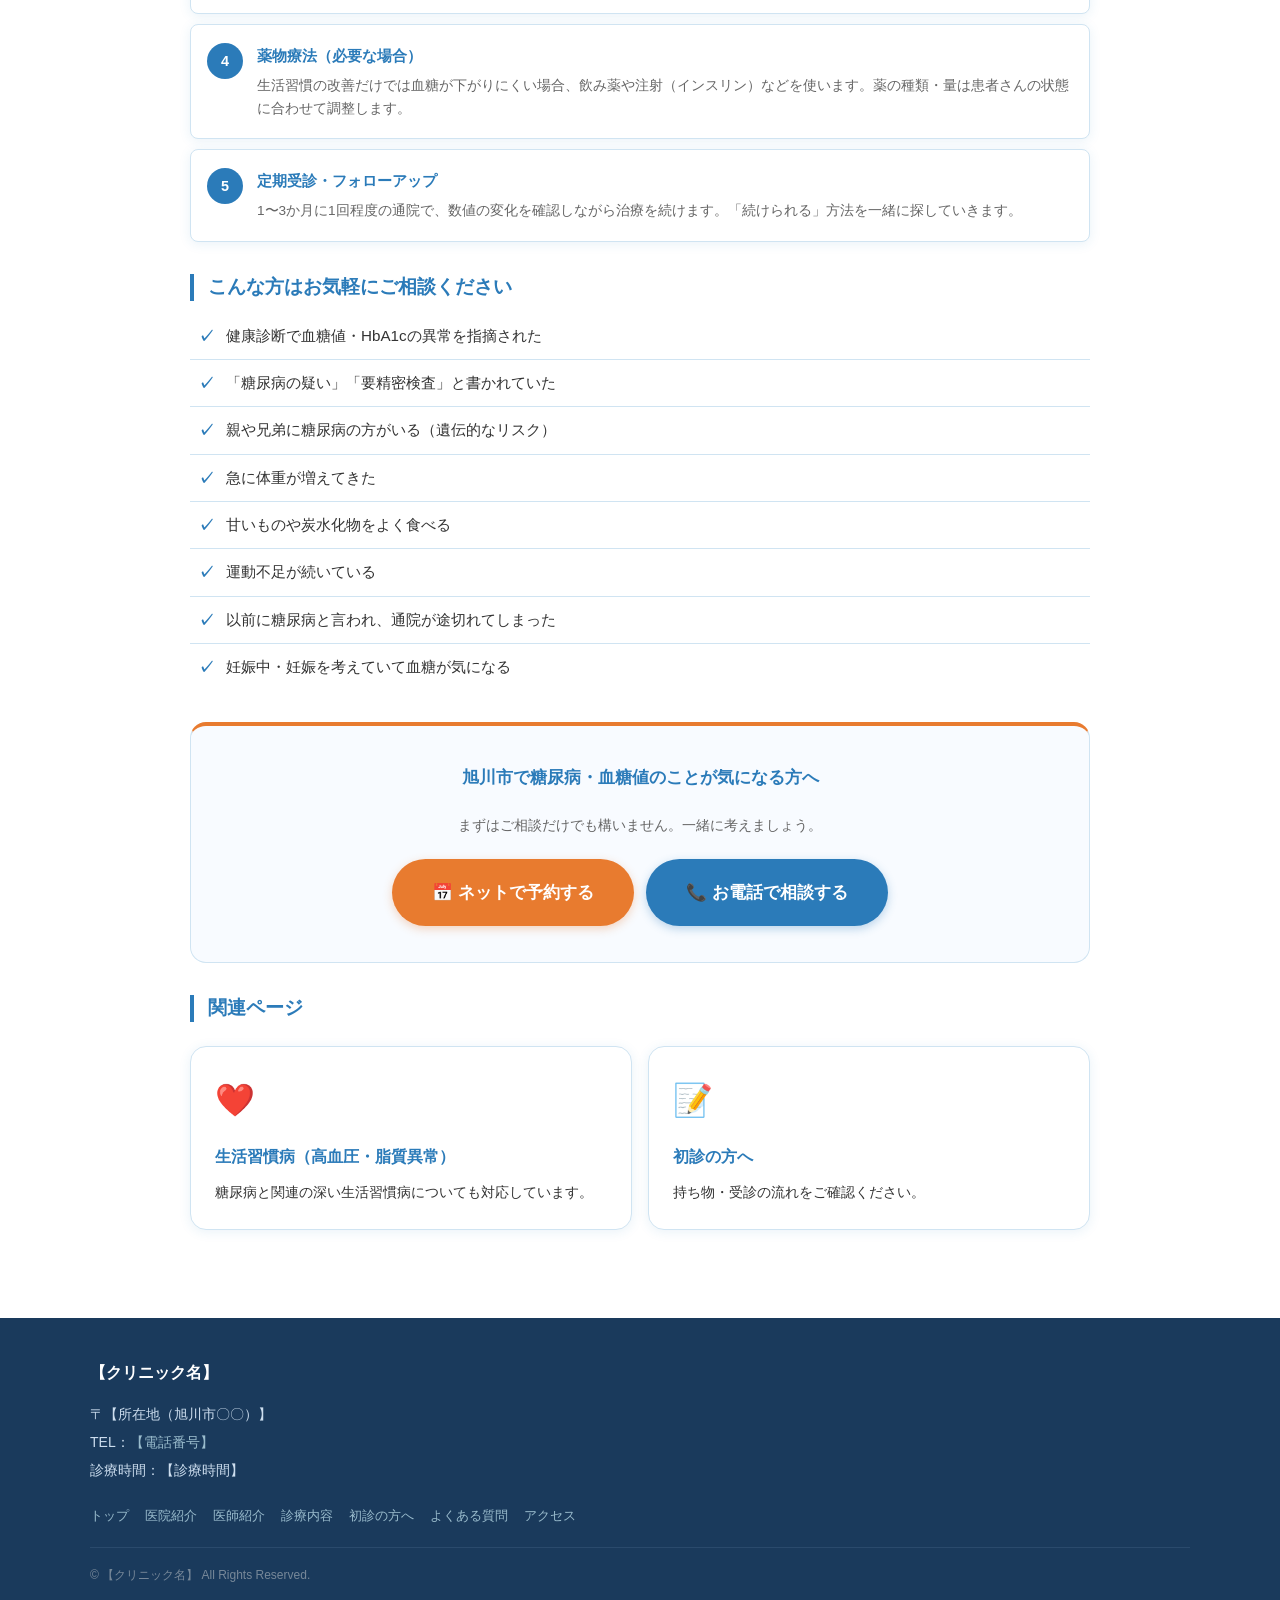
<file: treatment/diabetes.html>
<!DOCTYPE html>
<html lang="ja">
<head>
  <meta charset="UTF-8">
  <meta name="viewport" content="width=device-width, initial-scale=1.0">
  <meta name="description" content="旭川市の糖尿病内科。血糖値・HbA1cが高い方、健診でD判定だった方のご相談を受け付けています。女性医師が丁寧に対応。糖尿病の症状・治療・合併症を分かりやすく説明。旭川市 糖尿病内科。">
  <link rel="canonical" href="https://【ドメイン名】/treatment/diabetes.html">

  <!-- OGP 🔴 NEW -->
  <meta property="og:type"        content="article">
  <meta property="og:title"       content="糖尿病内科｜旭川市【クリニック名】｜血糖値・HbA1cが気になる方へ">
  <meta property="og:description" content="血糖値・HbA1cが高い方のご相談を受け付けています。糖尿病とは何か、症状・治療・合併症を旭川市の女性医師が分かりやすく解説。">
  <meta property="og:url"         content="https://【ドメイン名】/treatment/diabetes.html">
  <meta property="og:image"       content="https://【ドメイン名】/images/ogp.jpg">
  <meta property="og:locale"      content="ja_JP">
  <meta name="twitter:card"       content="summary_large_image">

  <title>糖尿病内科｜旭川市【クリニック名】｜血糖値・HbA1cのご相談</title>
  <link rel="stylesheet" href="../css/style.css">

  <!-- 糖尿病に関する構造化データ 🔴 NEW -->
  <script type="application/ld+json">
  {
    "@context": "https://schema.org",
    "@type": "MedicalWebPage",
    "name": "糖尿病内科 | 旭川市【クリニック名】",
    "description": "旭川市の糖尿病内科クリニック。糖尿病の診断・治療・管理を女性医師が丁寧に対応します。",
    "url": "https://【ドメイン名】/treatment/diabetes.html",
    "about": {
      "@type": "MedicalCondition",
      "name": "糖尿病",
      "alternateName": "Diabetes Mellitus",
      "code": {
        "@type": "MedicalCode",
        "codeValue": "E11",
        "codingSystem": "ICD-10"
      },
      "associatedAnatomy": {
        "@type": "AnatomicalSystem",
        "name": "膵臓・内分泌系"
      },
      "signOrSymptom": [
        {"@type": "MedicalSymptom", "name": "口の渇き"},
        {"@type": "MedicalSymptom", "name": "頻尿"},
        {"@type": "MedicalSymptom", "name": "疲れやすさ"},
        {"@type": "MedicalSymptom", "name": "体重減少"},
        {"@type": "MedicalSymptom", "name": "手足のしびれ"}
      ]
    }
  }
  </script>

  <style>
    /* 糖尿病ページ専用スタイル */
    .risk-box {
      background: #fff5f5;
      border: 2px solid #f5c0c0;
      border-radius: var(--radius-lg);
      padding: 24px;
      margin: 24px 0;
    }
    .risk-box h3 {
      color: #c0392b;
      font-size: 1rem;
      margin-bottom: 12px;
    }
    .risk-list {
      list-style: none;
      padding: 0;
    }
    .risk-list li {
      padding: 10px 0 10px 32px;
      position: relative;
      font-size: 0.9rem;
      border-bottom: 1px solid #fde0e0;
      line-height: 1.7;
    }
    .risk-list li:last-child { border-bottom: none; }
    .risk-list li::before {
      content: '⚠️';
      position: absolute;
      left: 0;
      top: 10px;
    }

    .type-cards {
      display: grid;
      grid-template-columns: 1fr;
      gap: 14px;
      margin: 16px 0;
    }
    .type-card {
      border-radius: var(--radius);
      padding: 18px;
      border: 1px solid var(--color-border);
    }
    .type-card.type1 { background: #f0f7ff; border-color: #b0d0f0; }
    .type-card.type2 { background: #f0fff4; border-color: #b0e0c0; }
    .type-card h3 { font-size: 0.95rem; margin-bottom: 8px; }
    .type-card.type1 h3 { color: #1c5f94; }
    .type-card.type2 h3 { color: #1a7a3a; }
    .type-card p { font-size: 0.85rem; line-height: 1.75; }

    /* 血糖値テーブル */
    .value-table th {
      background: var(--color-primary);
      color: #fff;
      font-size: 0.85rem;
      padding: 10px;
      text-align: center;
    }
    .value-table td {
      font-size: 0.875rem;
      padding: 10px;
      text-align: center;
    }
    .value-table .normal  { color: #1a7a3a; font-weight: 700; }
    .value-table .caution { color: #e87b2f; font-weight: 700; }
    .value-table .danger  { color: #c0392b; font-weight: 700; }

    /* 治療フロー */
    .flow-step {
      display: flex;
      gap: 14px;
      align-items: flex-start;
      padding: 18px 16px;
      background: #fff;
      border-radius: var(--radius);
      box-shadow: var(--shadow);
      border: 1px solid var(--color-border);
      margin-bottom: 10px;
    }
    .flow-step .num {
      width: 36px;
      height: 36px;
      background: var(--color-primary);
      color: #fff;
      border-radius: 50%;
      /* 🔴 FIX: display:flex → text-align + line-height */
      text-align: center;
      line-height: 36px;
      font-weight: 700;
      font-size: 0.9rem;
      flex-shrink: 0;
    }
    .flow-step h4 {
      font-size: 0.92rem;
      color: var(--color-primary);
      margin-bottom: 5px;
    }
    .flow-step p {
      font-size: 0.85rem;
      color: var(--color-text-sub);
      line-height: 1.65;
    }

    /* 症状グリッド */
    .symptom-grid {
      display: grid;
      grid-template-columns: repeat(2, 1fr);
      gap: 10px;
      margin: 16px 0;
    }
    .symptom-item {
      background: var(--color-bg);
      border-radius: var(--radius);
      padding: 14px 10px;
      text-align: center;
      border: 1px solid var(--color-border);
      font-size: 0.875rem;
      line-height: 1.4;
      transition: background var(--transition);
    }
    .symptom-item:hover { background: var(--color-primary-light); }
    .symptom-item .icon { font-size: 1.6rem; margin-bottom: 6px; display: block; }

    /* 🔴 NEW: ページ中間CTA（離脱防止） */
    .mid-cta {
      background: linear-gradient(135deg, #1c5f94 0%, #2b7bb9 100%);
      color: #fff;
      border-radius: var(--radius-lg);
      padding: 28px 20px;
      margin: 36px 0;
      text-align: center;
    }
    .mid-cta h3 {
      font-size: 1.05rem;
      margin-bottom: 10px;
    }
    .mid-cta p {
      font-size: 0.88rem;
      opacity: 0.9;
      margin-bottom: 18px;
      line-height: 1.7;
    }
    .mid-cta .btn-accent {
      box-shadow: 0 4px 14px rgba(0,0,0,0.2);
    }

    @media (min-width: 768px) {
      .type-cards { grid-template-columns: repeat(2, 1fr); }
      .symptom-grid { grid-template-columns: repeat(4, 1fr); }
    }
  </style>
</head>
<body>

<a href="#main-content" class="skip-link">メインコンテンツへスキップ</a>
<div class="nav-overlay" id="navOverlay" onclick="closeNav()"></div>

<header class="site-header">
  <div class="header-inner">
    <div class="site-logo">
      <a href="../index.html">
        【クリニック名】
        <span>内科・糖尿病内科</span>
      </a>
    </div>
    <div class="header-right">
      <div class="header-tel">
        <a href="tel:【電話番号】">【電話番号】</a>
        <span>受付時間 【診療時間】</span>
      </div>
      <a href="【予約URL】" class="btn-reserve-header">ネット予約</a>
      <button class="nav-toggle" id="navToggle" aria-label="メニューを開く" aria-expanded="false" aria-controls="globalNav" onclick="toggleNav()">
        <span></span><span></span><span></span>
      </button>
    </div>
  </div>
  <nav class="global-nav" id="globalNav" aria-label="メインナビゲーション">
    <ul>
      <li><a href="../index.html">トップ</a></li>
      <li><a href="../about.html">医院紹介</a></li>
      <li><a href="../doctor.html">医師紹介</a></li>
      <li><a href="index.html">診療内容</a></li>
      <li><a href="../first-visit.html">初診の方へ</a></li>
      <li><a href="../faq.html">よくある質問</a></li>
      <li><a href="../access.html">アクセス</a></li>
    </ul>
  </nav>
</header>

<section class="page-hero">
  <h1>糖尿病内科</h1>
  <p>旭川市で、血糖値・HbA1cのご相談をお気軽に</p>
</section>
<div class="breadcrumb">
  <a href="../index.html">トップ</a> ＞ <a href="index.html">診療内容</a> ＞ 糖尿病内科
</div>

<main id="main-content">
  <section class="section">
    <div class="section-inner">

      <!-- 共感フック -->
      <div class="balloon-box">
        「健診で血糖値が高いと言われたけど、自覚症状がないし大丈夫かな？」<br>
        「糖尿病と言われたら、一生薬を飲まないといけないの？」<br>
        「甘いものが好きで…やっぱり怒られるかな」<br><br>
        <strong>そんな不安を持って来院される方がほとんどです。まずはご相談だけでも構いません。</strong>
      </div>

      <!-- 🔴 NEW: ページ内目次（長いページの離脱防止） -->
      <nav class="page-toc" aria-label="このページの目次">
        <h3>このページで分かること</h3>
        <ul>
          <li><a href="#what">糖尿病とは？</a></li>
          <li><a href="#value">血糖値の目安</a></li>
          <li><a href="#symptoms">よくある症状</a></li>
          <li><a href="#risk">放置のリスク</a></li>
          <li><a href="#flow">治療の流れ</a></li>
          <li><a href="#target">こんな方へ</a></li>
        </ul>
      </nav>

      <!-- ===== 糖尿病とは ===== -->
      <h2 class="lead-title" id="what">糖尿病とは何か——分かりやすく説明します</h2>
      <p style="font-size:0.92rem; line-height:1.95;">
        糖尿病とは、血液の中に含まれる「血糖」（ブドウ糖）が、
        必要以上に増えてしまう病気です。<br><br>
        本来、食事で摂ったブドウ糖は「インスリン」というホルモンの力を借りて、
        体の細胞のエネルギーとして使われます。
        ところが糖尿病になると、このインスリンがうまく働かなくなるため、
        血糖が血液の中に溢れた状態が続きます。<br><br>
        「血糖が高いくらい大丈夫では？」と思われるかもしれませんが、
        この状態が続くと全身の血管や神経に少しずつダメージが蓄積し、
        将来的に深刻な合併症を引き起こす可能性があります。
      </p>

      <h3 class="sub-title">糖尿病の主な2つのタイプ</h3>
      <div class="type-cards">
        <div class="type-card type1">
          <h3>1型糖尿病</h3>
          <p>インスリンを作る細胞が壊れてしまい、ほとんどインスリンを分泌できなくなるタイプ。子どもや若い方に多く見られます。</p>
        </div>
        <div class="type-card type2">
          <h3>2型糖尿病（日本人の95%以上）</h3>
          <p>生活習慣（食事・運動・睡眠など）や体質が関係して、インスリンが不足したり効きにくくなるタイプ。生活習慣の改善が治療の土台になります。</p>
        </div>
      </div>
      <p style="font-size:0.82rem; color:var(--color-text-sub);">
        ※当院では主に2型糖尿病の診療を行っています。
      </p>

      <!-- ===== 血糖値の目安 ===== -->
      <h2 class="lead-title" id="value">血糖値・HbA1cの見方</h2>
      <p style="font-size:0.9rem; margin-bottom:12px; line-height:1.8;">
        健診の結果票でよく見る数値の目安です。<br>
        <span style="font-size:0.82rem; color:var(--color-text-sub);">（診断は医師が総合的に行いますので、数値だけで自己判断しないようにしてください）</span>
      </p>
      <div style="overflow-x:auto; -webkit-overflow-scrolling:touch;">
        <table class="table-basic value-table" style="min-width:380px;">
          <caption style="text-align:left; font-size:0.78rem; color:var(--color-text-sub); padding-bottom:6px; caption-side:top;">
            ※空腹時に測定した場合の目安です
          </caption>
          <thead>
            <tr>
              <th scope="col">区分</th>
              <th scope="col">空腹時血糖</th>
              <th scope="col">HbA1c</th>
            </tr>
          </thead>
          <tbody>
            <tr>
              <td class="normal">正常</td>
              <td>110 mg/dL 未満</td>
              <td>5.6% 未満</td>
            </tr>
            <tr>
              <td class="caution">要注意（境界型）</td>
              <td>110〜125 mg/dL</td>
              <td>5.6〜6.4%</td>
            </tr>
            <tr>
              <td class="danger">糖尿病が強く疑われる</td>
              <td>126 mg/dL 以上</td>
              <td>6.5% 以上</td>
            </tr>
          </tbody>
        </table>
      </div>
      <div class="balloon-box" style="margin-top:16px;">
        <strong>「境界型」でも放置はNGです。</strong><br>
        糖尿病の一歩手前の状態です。この段階で生活習慣を改善すると、糖尿病への進行を防げる可能性があります。ぜひ早めにご相談ください。
      </div>

      <!-- ===== 症状 ===== -->
      <h2 class="lead-title" id="symptoms">糖尿病のよくある症状</h2>
      <p style="font-size:0.9rem; margin-bottom:12px; line-height:1.8;">
        <strong>初期はほとんど症状がありません。</strong>だからこそ健診での発見が重要です。
        以下の症状がある方は早めにご相談ください。
      </p>
      <div class="symptom-grid">
        <div class="symptom-item"><span class="icon">💧</span>口がよく渇く</div>
        <div class="symptom-item"><span class="icon">🚽</span>トイレが近い</div>
        <div class="symptom-item"><span class="icon">😴</span>疲れやすい・だるい</div>
        <div class="symptom-item"><span class="icon">⚖️</span>体重が急に減った</div>
        <div class="symptom-item"><span class="icon">👁️</span>視界がぼやける</div>
        <div class="symptom-item"><span class="icon">🦵</span>手足のしびれ</div>
        <div class="symptom-item"><span class="icon">🍽️</span>食後に強く眠くなる</div>
        <div class="symptom-item"><span class="icon">🩹</span>傷が治りにくい</div>
      </div>
      <p style="font-size:0.82rem; color:var(--color-text-sub); margin-top:8px;">
        ※症状がなくても糖尿病が進行することがあります。健診で数値を指摘された方は受診をお勧めします。
      </p>

      <!-- ===== 放置リスク ===== -->
      <h2 class="lead-title" id="risk">放置すると起きること</h2>
      <p style="font-size:0.9rem; margin-bottom:12px; line-height:1.8;">
        「自覚症状がないから大丈夫」は危険なサインです。糖尿病を放置すると、
        全身の血管や神経がダメージを受け続け、以下のような合併症が起きることがあります。
      </p>
      <div class="risk-box">
        <h3>代表的な合併症（3大合併症）</h3>
        <ul class="risk-list">
          <li>
            <strong>糖尿病性神経障害</strong>——手足のしびれ、感覚の低下。
            足の傷に気づかず悪化することがあります。
          </li>
          <li>
            <strong>糖尿病性網膜症</strong>——目の血管がダメージを受け、視力が低下することがあります。
            定期的な眼科受診が大切です。
          </li>
          <li>
            <strong>糖尿病性腎症</strong>——腎臓の機能が徐々に低下します。
            進行すると透析が必要になる場合があります。
          </li>
        </ul>
        <p style="font-size:0.82rem; margin-top:12px; color:#888;">
          また、心筋梗塞・脳卒中のリスクも上がることが知られています。
        </p>
      </div>

      <!-- 🔴 NEW: 放置リスク後の中間CTA（最も離脱しやすいタイミング） -->
      <div class="mid-cta">
        <h3>「もう遅いかも…」と思っている方へ</h3>
        <p>
          早めに管理を始めれば、合併症の多くは防ぐことができます。<br>
          「もう遅い」ということはありません。今からでも十分間に合います。<br>
          旭川市の糖尿病内科、【クリニック名】へご相談ください。
        </p>
        <div class="btn-group">
          <a href="【予約URL】" class="btn btn-accent pulse">📅 ネットで予約する</a>
          <a href="tel:【電話番号】" class="btn" style="background:rgba(255,255,255,0.2); color:#fff; border:1px solid rgba(255,255,255,0.5);">📞 お電話する</a>
        </div>
      </div>

      <!-- ===== 治療の流れ ===== -->
      <h2 class="lead-title" id="flow">当院での治療の流れ</h2>
      <div class="flow-step">
        <div class="num" aria-hidden="true">1</div>
        <div>
          <h4>問診・検査（初回）</h4>
          <p>血液検査・尿検査・体重・血圧などを測定します。健診結果をお持ちの方は、ぜひ持参してください。結果は当日または後日ご説明します。</p>
        </div>
      </div>
      <div class="flow-step">
        <div class="num" aria-hidden="true">2</div>
        <div>
          <h4>現状の把握・目標設定</h4>
          <p>数値の意味を一緒に確認し、「どこを目指すか」「どんな方法が合っているか」を患者さんと話し合いながら決めていきます。押しつけはしません。</p>
        </div>
      </div>
      <div class="flow-step">
        <div class="num" aria-hidden="true">3</div>
        <div>
          <h4>生活習慣の改善（食事・運動）</h4>
          <p>まずは生活習慣の見直しから。専門の栄養指導が必要な場合は、連携して対応します。「何を食べていいか分からない」というご相談も歓迎です。</p>
        </div>
      </div>
      <div class="flow-step">
        <div class="num" aria-hidden="true">4</div>
        <div>
          <h4>薬物療法（必要な場合）</h4>
          <p>生活習慣の改善だけでは血糖が下がりにくい場合、飲み薬や注射（インスリン）などを使います。薬の種類・量は患者さんの状態に合わせて調整します。</p>
        </div>
      </div>
      <div class="flow-step">
        <div class="num" aria-hidden="true">5</div>
        <div>
          <h4>定期受診・フォローアップ</h4>
          <p>1〜3か月に1回程度の通院で、数値の変化を確認しながら治療を続けます。「続けられる」方法を一緒に探していきます。</p>
        </div>
      </div>

      <!-- こんな方に受診してほしい -->
      <h2 class="lead-title" id="target">こんな方はお気軽にご相談ください</h2>
      <ul class="check-list">
        <li>健康診断で血糖値・HbA1cの異常を指摘された</li>
        <li>「糖尿病の疑い」「要精密検査」と書かれていた</li>
        <li>親や兄弟に糖尿病の方がいる（遺伝的なリスク）</li>
        <li>急に体重が増えてきた</li>
        <li>甘いものや炭水化物をよく食べる</li>
        <li>運動不足が続いている</li>
        <li>以前に糖尿病と言われ、通院が途切れてしまった</li>
        <li>妊娠中・妊娠を考えていて血糖が気になる</li>
      </ul>

      <!-- ページ下部CTA -->
      <div class="cta-block">
        <p class="cta-main-text">旭川市で糖尿病・血糖値のことが気になる方へ</p>
        <p class="cta-sub-text">まずはご相談だけでも構いません。一緒に考えましょう。</p>
        <div class="btn-group">
          <a href="【予約URL】" class="btn btn-accent btn-lg pulse">📅 ネットで予約する</a>
          <a href="tel:【電話番号】" class="btn btn-primary btn-lg">📞 お電話で相談する</a>
        </div>
      </div>

      <!-- 関連リンク -->
      <h2 class="lead-title">関連ページ</h2>
      <div class="card-grid">
        <a href="lifestyle.html" class="card" style="text-decoration:none; color:inherit;">
          <div class="card-icon">❤️</div>
          <h3>生活習慣病（高血圧・脂質異常）</h3>
          <p style="font-size:0.85rem;">糖尿病と関連の深い生活習慣病についても対応しています。</p>
        </a>
        <a href="../first-visit.html" class="card" style="text-decoration:none; color:inherit;">
          <div class="card-icon">📝</div>
          <h3>初診の方へ</h3>
          <p style="font-size:0.85rem;">持ち物・受診の流れをご確認ください。</p>
        </a>
      </div>

    </div>
  </section>
</main>

<footer class="site-footer">
  <div class="footer-inner">
    <div class="footer-logo">【クリニック名】</div>
    <div class="footer-info">
      〒【所在地（旭川市〇〇）】<br>
      TEL：<a href="tel:【電話番号】" style="color:#9bc;">【電話番号】</a><br>
      診療時間：【診療時間】
    </div>
    <nav class="footer-nav" aria-label="フッターナビゲーション">
      <a href="../index.html">トップ</a>
      <a href="../about.html">医院紹介</a>
      <a href="../doctor.html">医師紹介</a>
      <a href="index.html">診療内容</a>
      <a href="../first-visit.html">初診の方へ</a>
      <a href="../faq.html">よくある質問</a>
      <a href="../access.html">アクセス</a>
    </nav>
    <p class="footer-copy">© 【クリニック名】 All Rights Reserved.</p>
  </div>
</footer>

<div class="fixed-cta-bar" role="navigation" aria-label="予約ナビゲーション">
  <a href="tel:【電話番号】" class="cta-tel">📞 電話で予約</a>
  <a href="【予約URL】" class="cta-web">🗓 ネット予約</a>
</div>

<script>
  function toggleNav() {
    const nav     = document.getElementById('globalNav');
    const overlay = document.getElementById('navOverlay');
    const btn     = document.getElementById('navToggle');
    const isOpen  = nav.classList.toggle('is-open');
    overlay.classList.toggle('is-open', isOpen);
    btn.setAttribute('aria-expanded', isOpen ? 'true' : 'false');
    btn.setAttribute('aria-label', isOpen ? 'メニューを閉じる' : 'メニューを開く');
  }
  function closeNav() {
    const nav     = document.getElementById('globalNav');
    const overlay = document.getElementById('navOverlay');
    const btn     = document.getElementById('navToggle');
    nav.classList.remove('is-open');
    overlay.classList.remove('is-open');
    btn.setAttribute('aria-expanded', 'false');
    btn.setAttribute('aria-label', 'メニューを開く');
  }
  document.addEventListener('keydown', function(e) {
    if (e.key === 'Escape') closeNav();
  });
</script>

<!--
===========================================
【糖尿病内科ページ】後から差し替えるべきポイント
===========================================
1.  血糖値・HbA1cの表の数値 → 医師が診断基準を確認の上、最新情報に更新
2.  合併症の説明 → 誇大表現にならないよう医師が確認・承認
3.  治療フロー③「専門の栄養指導」→ 実際に連携可能かどうかを確認
4.  「1〜3か月に1回程度の通院」→ 実際の頻度に変更
5.  「当日または後日ご説明」→ 実際のフローに変更
6.  中間CTA の文章（「旭川市の糖尿病内科」）→ 開院後に自然な表現に調整
7.  JSON-LDのドメイン名・住所情報 → 正確な情報に変更
8.  OGP画像（ogp.jpg）→ 糖尿病をイメージしたビジュアルに変更
===========================================
-->
</body>
</html>
</file>
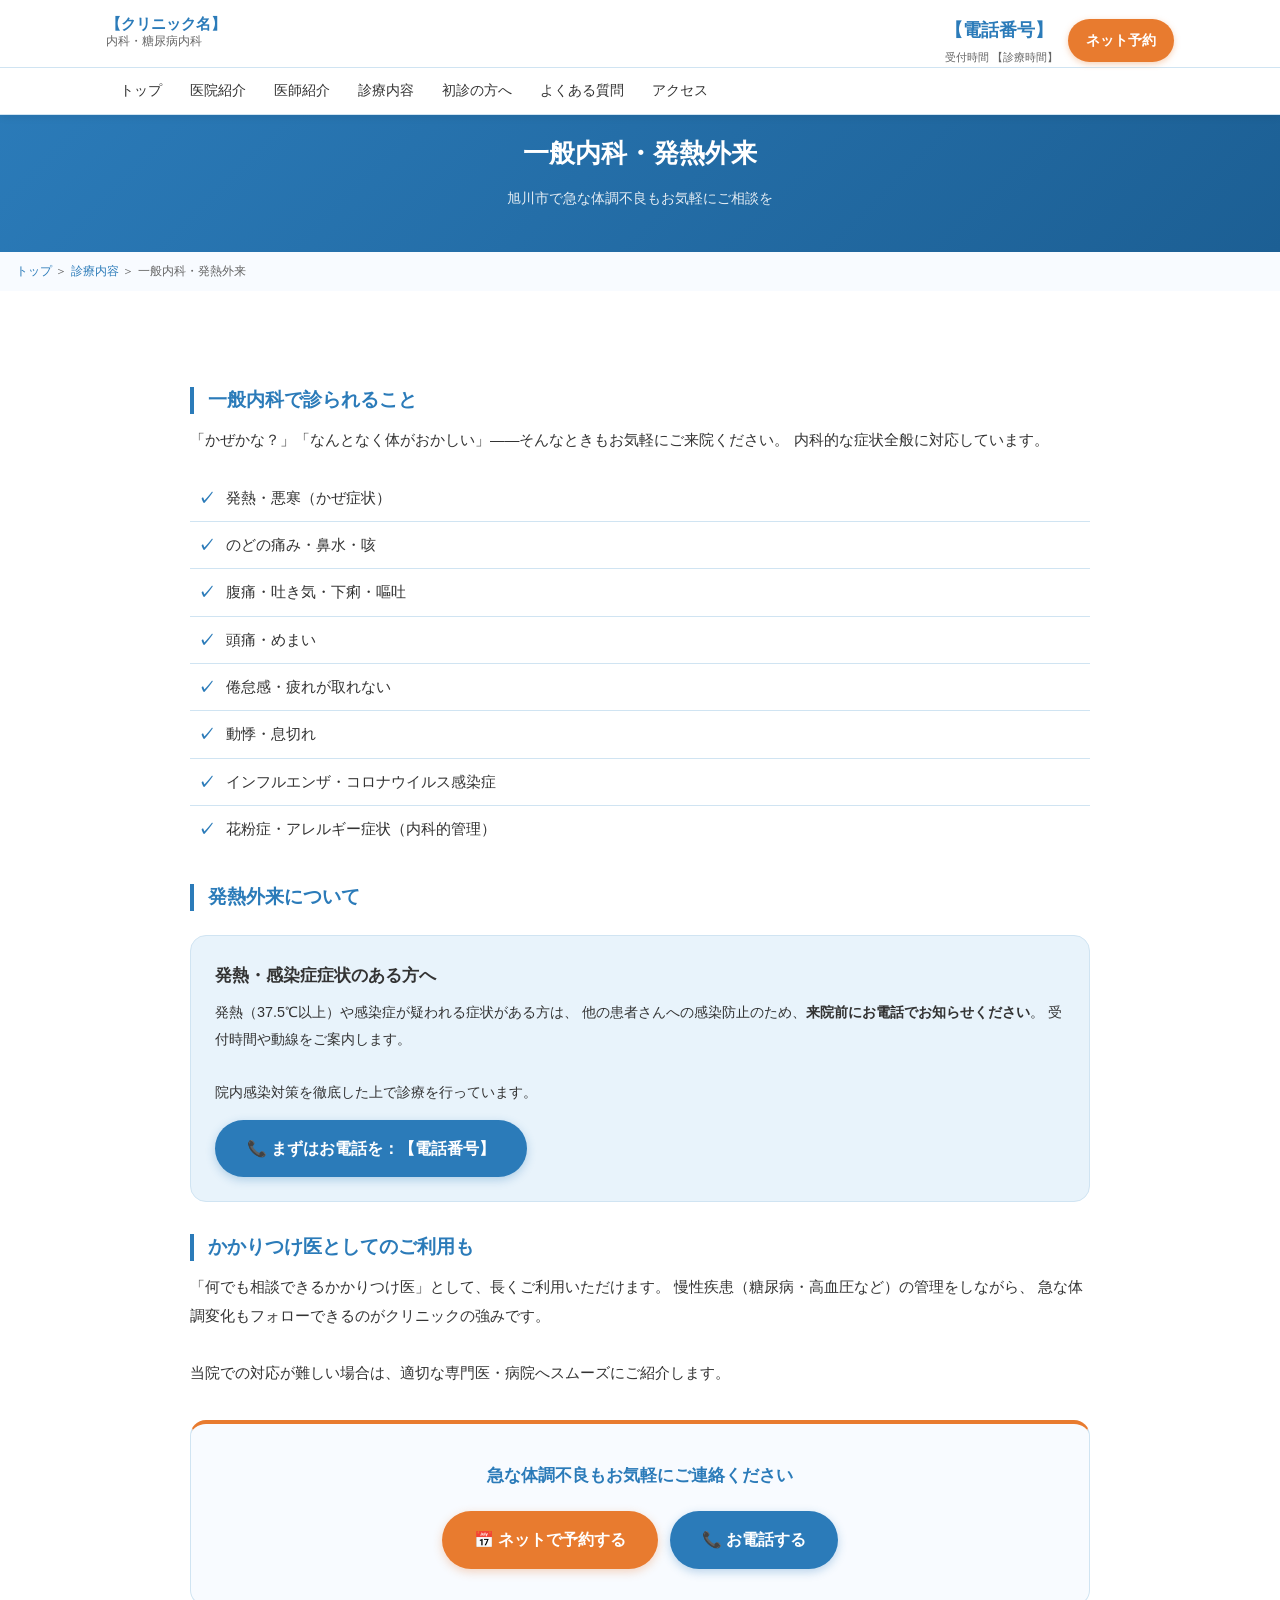
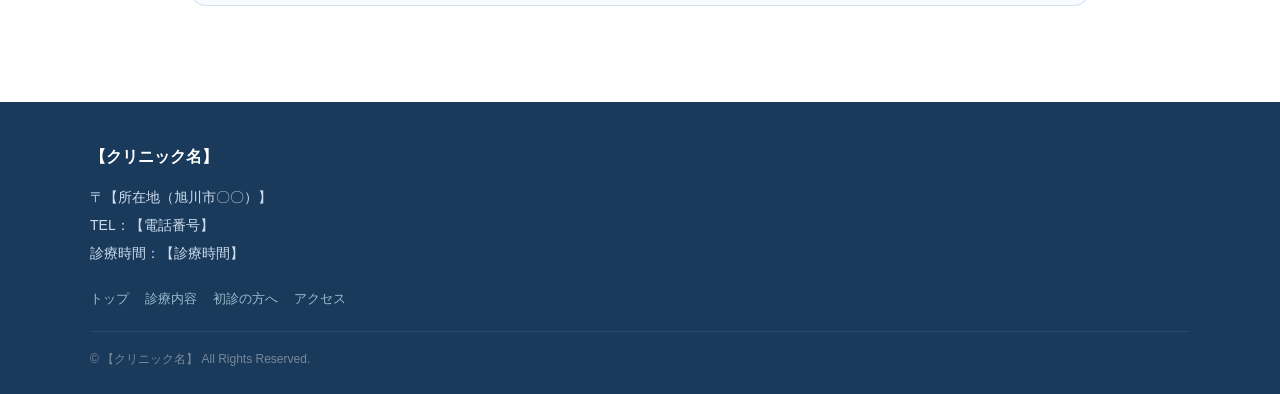
<file: treatment/general.html>
<!DOCTYPE html>
<html lang="ja">
<head>
  <meta charset="UTF-8">
  <meta name="viewport" content="width=device-width, initial-scale=1.0">
  <meta name="description" content="旭川市の一般内科・発熱外来。かぜ・発熱・腹痛・頭痛など、急な体調不良も対応します。旭川市 内科・旭川市 発熱外来。">
  <meta name="keywords" content="旭川市 内科,旭川市 発熱外来,旭川市 かぜ,旭川 内科 女性医師">
  <title>一般内科・発熱外来｜【クリニック名】｜旭川市の内科</title>
  <link rel="stylesheet" href="../css/style.css">
</head>
<body>

<header class="site-header">
  <div class="header-inner">
    <div class="site-logo">
      <a href="../index.html" style="color:inherit; text-decoration:none;">
        【クリニック名】
        <span>内科・糖尿病内科</span>
      </a>
    </div>
    <div class="header-right">
      <div class="header-tel">
        <a href="tel:【電話番号】">【電話番号】</a>
        <span>受付時間 【診療時間】</span>
      </div>
      <a href="【予約URL】" class="btn-reserve-header">ネット予約</a>
      <button class="nav-toggle" aria-label="メニュー" onclick="toggleNav()">
        <span></span><span></span><span></span>
      </button>
    </div>
  </div>
  <nav class="global-nav" id="globalNav">
    <ul>
      <li><a href="../index.html">トップ</a></li>
      <li><a href="../about.html">医院紹介</a></li>
      <li><a href="../doctor.html">医師紹介</a></li>
      <li><a href="index.html">診療内容</a></li>
      <li><a href="../first-visit.html">初診の方へ</a></li>
      <li><a href="../faq.html">よくある質問</a></li>
      <li><a href="../access.html">アクセス</a></li>
    </ul>
  </nav>
</header>

<section class="page-hero">
  <h1>一般内科・発熱外来</h1>
  <p>旭川市で急な体調不良もお気軽にご相談を</p>
</section>
<div class="breadcrumb">
  <a href="../index.html">トップ</a> ＞ <a href="index.html">診療内容</a> ＞ 一般内科・発熱外来
</div>

<main>
  <section class="section">
    <div class="section-inner">

      <h2 class="lead-title">一般内科で診られること</h2>
      <p style="font-size:0.92rem; line-height:1.95; margin-bottom:20px;">
        「かぜかな？」「なんとなく体がおかしい」——そんなときもお気軽にご来院ください。
        内科的な症状全般に対応しています。
      </p>
      <ul class="check-list">
        <li>発熱・悪寒（かぜ症状）</li>
        <li>のどの痛み・鼻水・咳</li>
        <li>腹痛・吐き気・下痢・嘔吐</li>
        <li>頭痛・めまい</li>
        <li>倦怠感・疲れが取れない</li>
        <li>動悸・息切れ</li>
        <li>インフルエンザ・コロナウイルス感染症</li>
        <li>花粉症・アレルギー症状（内科的管理）</li>
      </ul>

      <h2 class="lead-title">発熱外来について</h2>
      <div class="highlight-box">
        <h3 class="sub-title" style="margin-top:0;">発熱・感染症症状のある方へ</h3>
        <p style="font-size:0.9rem; line-height:1.85;">
          発熱（37.5℃以上）や感染症が疑われる症状がある方は、
          他の患者さんへの感染防止のため、<strong>来院前にお電話でお知らせください</strong>。
          受付時間や動線をご案内します。<br><br>
          院内感染対策を徹底した上で診療を行っています。
        </p>
        <p style="margin-top:14px;">
          <a href="tel:【電話番号】" class="btn btn-primary" style="display:inline-flex;">📞 まずはお電話を：【電話番号】</a>
        </p>
      </div>

      <h2 class="lead-title">かかりつけ医としてのご利用も</h2>
      <p style="font-size:0.92rem; line-height:1.95;">
        「何でも相談できるかかりつけ医」として、長くご利用いただけます。
        慢性疾患（糖尿病・高血圧など）の管理をしながら、
        急な体調変化もフォローできるのがクリニックの強みです。<br><br>
        当院での対応が難しい場合は、適切な専門医・病院へスムーズにご紹介します。
      </p>

      <div class="cta-block">
        <p>急な体調不良もお気軽にご連絡ください</p>
        <div class="btn-group">
          <a href="【予約URL】" class="btn btn-accent">📅 ネットで予約する</a>
          <a href="tel:【電話番号】" class="btn btn-primary">📞 お電話する</a>
        </div>
      </div>

    </div>
  </section>
</main>

<footer class="site-footer">
  <div class="footer-inner">
    <div class="footer-logo">【クリニック名】</div>
    <div class="footer-info">
      〒【所在地（旭川市〇〇）】<br>
      TEL：【電話番号】<br>
      診療時間：【診療時間】
    </div>
    <nav class="footer-nav">
      <a href="../index.html">トップ</a>
      <a href="index.html">診療内容</a>
      <a href="../first-visit.html">初診の方へ</a>
      <a href="../access.html">アクセス</a>
    </nav>
    <p class="footer-copy">© 【クリニック名】 All Rights Reserved.</p>
  </div>
</footer>

<div class="fixed-cta-bar">
  <a href="tel:【電話番号】" class="cta-tel">📞 電話で予約</a>
  <a href="【予約URL】" class="cta-web">🗓 ネット予約</a>
</div>

<script>
  function toggleNav() {
    document.getElementById('globalNav').classList.toggle('is-open');
  }
</script>

<!--
===========================================
【一般内科ページ】後から差し替えるべきポイント
===========================================
1. 症状リスト → 実際に診療対応可能な症状に確認・調整
2. 発熱外来の手順（電話案内等）→ 実際の受付フローに合わせて変更
3. 「37.5℃以上」の基準 → クリニックの基準に変更
4. 感染症対応のルール → 院内方針に合わせて詳細化
5. 専門医への紹介について → 実際の連携先があれば記載
===========================================
-->
</body>
</html>
</file>
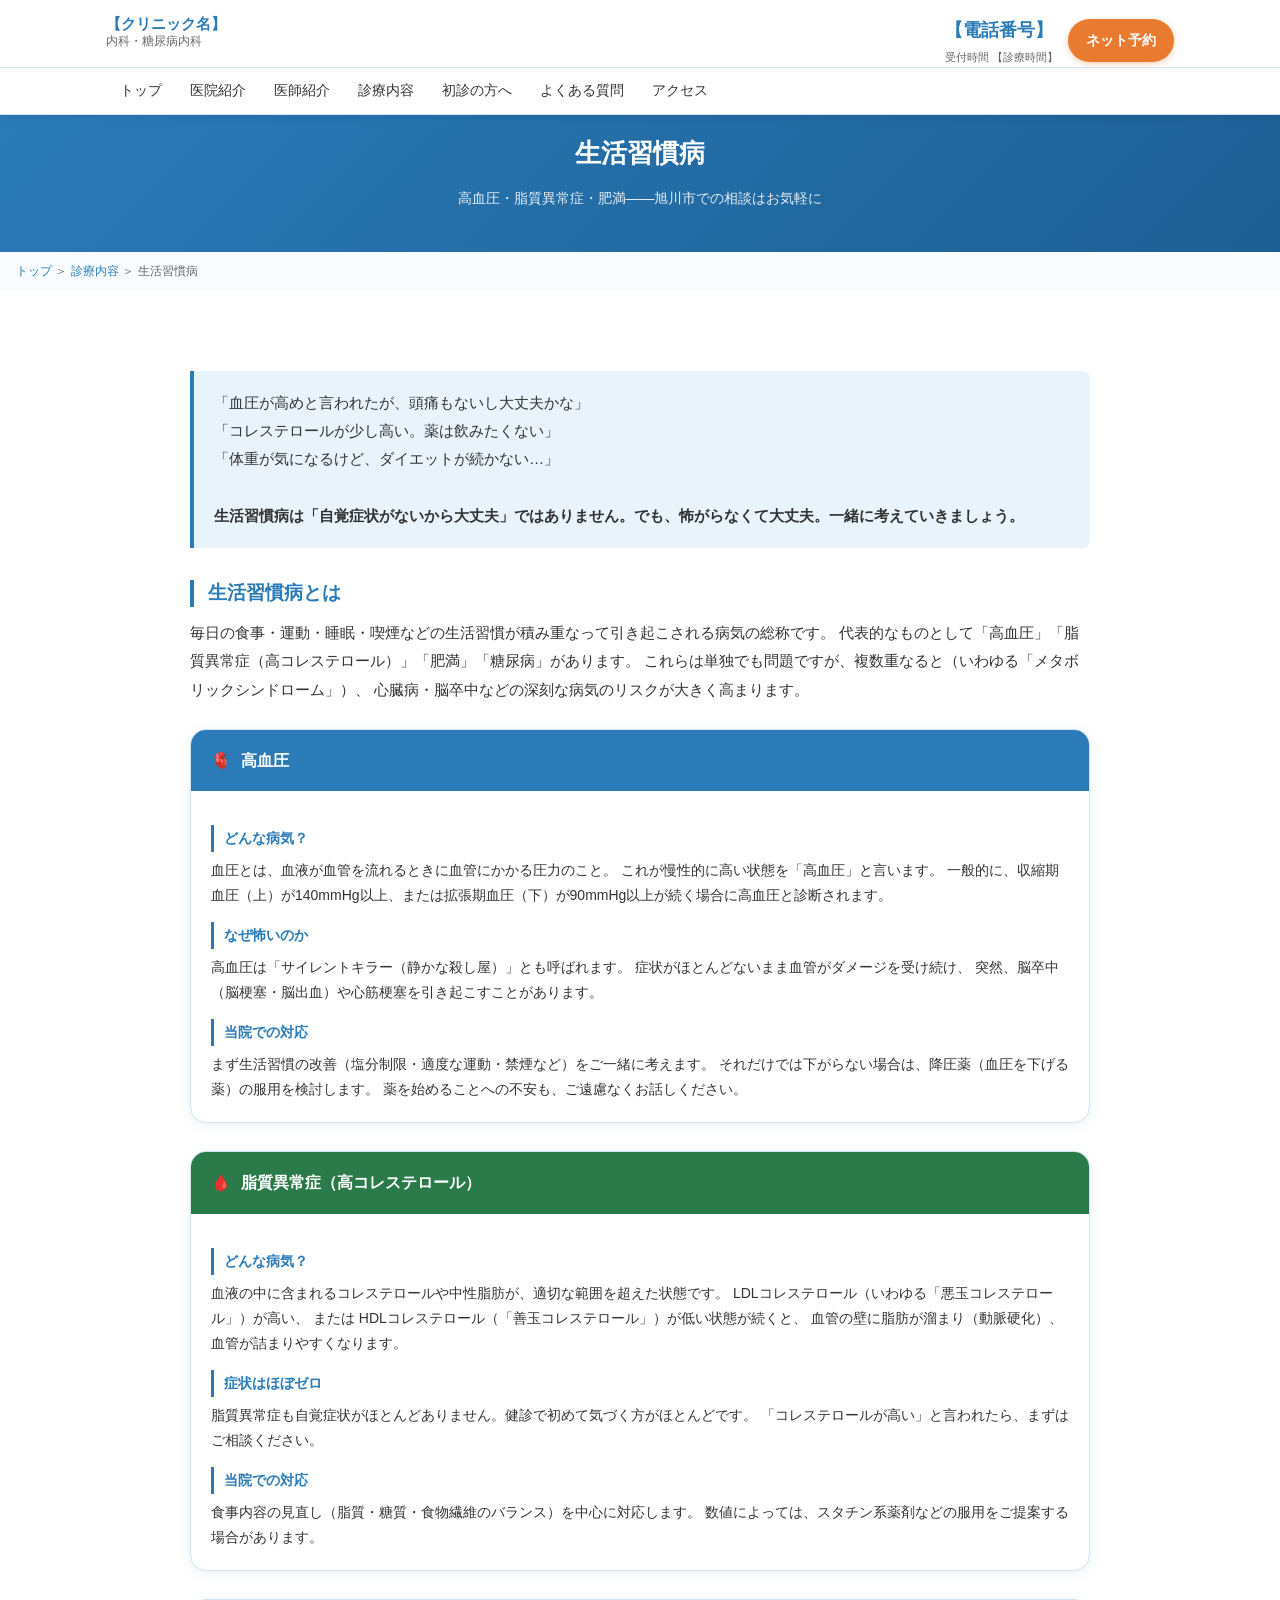
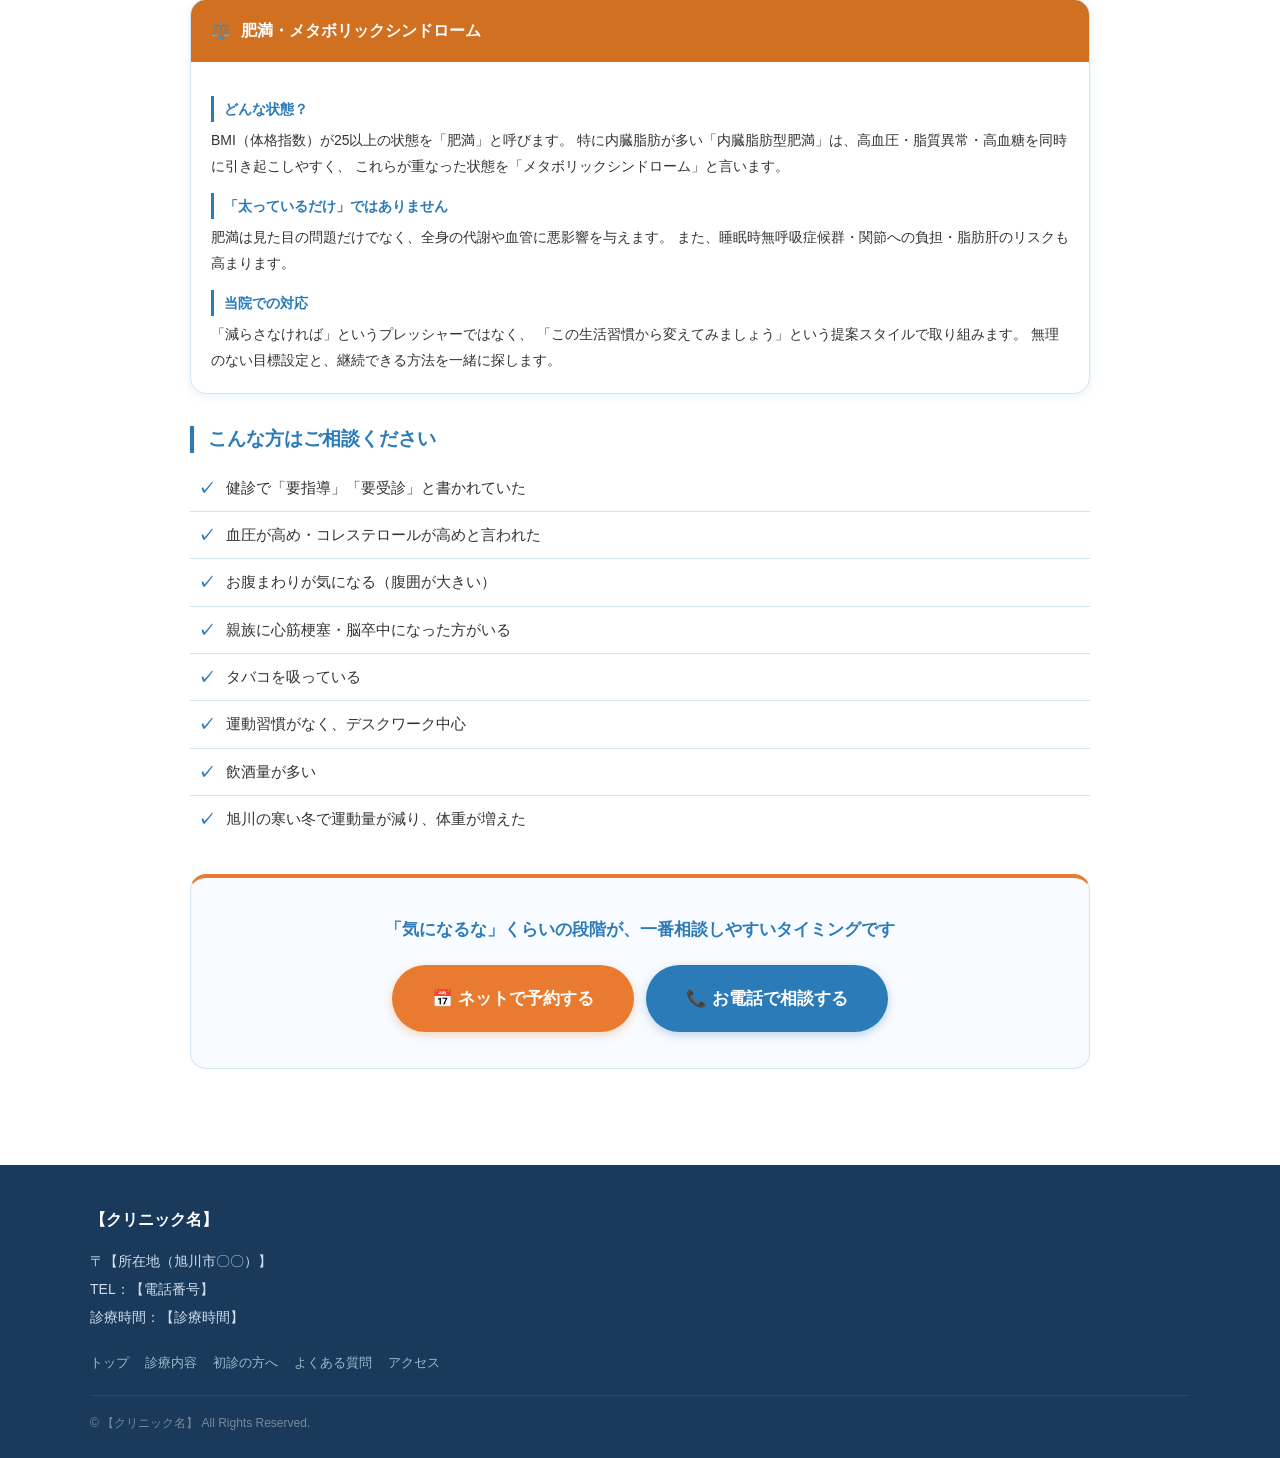
<file: treatment/lifestyle.html>
<!DOCTYPE html>
<html lang="ja">
<head>
  <meta charset="UTF-8">
  <meta name="viewport" content="width=device-width, initial-scale=1.0">
  <meta name="description" content="旭川市の生活習慣病（高血圧・脂質異常症・肥満）のご相談は【クリニック名】へ。女性医師が丁寧に対応。旭川市 内科・旭川市 生活習慣病。">
  <meta name="keywords" content="旭川市 生活習慣病,旭川市 高血圧,旭川市 脂質異常症,旭川市 内科">
  <title>生活習慣病（高血圧・脂質異常・肥満）｜【クリニック名】｜旭川市の内科</title>
  <link rel="stylesheet" href="../css/style.css">
  <style>
    .disease-card {
      background: #fff;
      border-radius: var(--radius-lg);
      box-shadow: var(--shadow);
      border: 1px solid var(--color-border);
      overflow: hidden;
      margin-bottom: 28px;
    }
    .disease-card-header {
      padding: 16px 20px;
      color: #fff;
      font-weight: 700;
      font-size: 1rem;
      display: flex;
      align-items: center;
      gap: 10px;
    }
    .disease-card-header.blue { background: var(--color-primary); }
    .disease-card-header.green { background: #2a7a4a; }
    .disease-card-header.orange { background: #d07020; }
    .disease-card-body {
      padding: 20px;
    }
    .disease-card-body h4 {
      font-size: 0.9rem;
      color: var(--color-primary);
      margin: 14px 0 6px;
      padding-left: 10px;
      border-left: 3px solid var(--color-primary);
    }
    .disease-card-body p {
      font-size: 0.875rem;
      line-height: 1.8;
    }
    .disease-card-body ul {
      font-size: 0.875rem;
      line-height: 1.85;
    }
  </style>
</head>
<body>

<header class="site-header">
  <div class="header-inner">
    <div class="site-logo">
      <a href="../index.html" style="color:inherit; text-decoration:none;">
        【クリニック名】
        <span>内科・糖尿病内科</span>
      </a>
    </div>
    <div class="header-right">
      <div class="header-tel">
        <a href="tel:【電話番号】">【電話番号】</a>
        <span>受付時間 【診療時間】</span>
      </div>
      <a href="【予約URL】" class="btn-reserve-header">ネット予約</a>
      <button class="nav-toggle" aria-label="メニュー" onclick="toggleNav()">
        <span></span><span></span><span></span>
      </button>
    </div>
  </div>
  <nav class="global-nav" id="globalNav">
    <ul>
      <li><a href="../index.html">トップ</a></li>
      <li><a href="../about.html">医院紹介</a></li>
      <li><a href="../doctor.html">医師紹介</a></li>
      <li><a href="index.html">診療内容</a></li>
      <li><a href="../first-visit.html">初診の方へ</a></li>
      <li><a href="../faq.html">よくある質問</a></li>
      <li><a href="../access.html">アクセス</a></li>
    </ul>
  </nav>
</header>

<section class="page-hero">
  <h1>生活習慣病</h1>
  <p>高血圧・脂質異常症・肥満——旭川市での相談はお気軽に</p>
</section>
<div class="breadcrumb">
  <a href="../index.html">トップ</a> ＞ <a href="index.html">診療内容</a> ＞ 生活習慣病
</div>

<main>
  <section class="section">
    <div class="section-inner">

      <div class="balloon-box">
        「血圧が高めと言われたが、頭痛もないし大丈夫かな」<br>
        「コレステロールが少し高い。薬は飲みたくない」<br>
        「体重が気になるけど、ダイエットが続かない…」<br><br>
        <strong>生活習慣病は「自覚症状がないから大丈夫」ではありません。でも、怖がらなくて大丈夫。一緒に考えていきましょう。</strong>
      </div>

      <h2 class="lead-title">生活習慣病とは</h2>
      <p style="font-size:0.92rem; line-height:1.95; margin-bottom:24px;">
        毎日の食事・運動・睡眠・喫煙などの生活習慣が積み重なって引き起こされる病気の総称です。
        代表的なものとして「高血圧」「脂質異常症（高コレステロール）」「肥満」「糖尿病」があります。
        これらは単独でも問題ですが、複数重なると（いわゆる「メタボリックシンドローム」）、
        心臓病・脳卒中などの深刻な病気のリスクが大きく高まります。
      </p>

      <!-- 高血圧 -->
      <div class="disease-card">
        <div class="disease-card-header blue">
          <span>🫀</span> 高血圧
        </div>
        <div class="disease-card-body">
          <h4>どんな病気？</h4>
          <p>
            血圧とは、血液が血管を流れるときに血管にかかる圧力のこと。
            これが慢性的に高い状態を「高血圧」と言います。
            一般的に、収縮期血圧（上）が140mmHg以上、または拡張期血圧（下）が90mmHg以上が続く場合に高血圧と診断されます。
          </p>
          <h4>なぜ怖いのか</h4>
          <p>
            高血圧は「サイレントキラー（静かな殺し屋）」とも呼ばれます。
            症状がほとんどないまま血管がダメージを受け続け、
            突然、脳卒中（脳梗塞・脳出血）や心筋梗塞を引き起こすことがあります。
          </p>
          <h4>当院での対応</h4>
          <p>
            まず生活習慣の改善（塩分制限・適度な運動・禁煙など）をご一緒に考えます。
            それだけでは下がらない場合は、降圧薬（血圧を下げる薬）の服用を検討します。
            薬を始めることへの不安も、ご遠慮なくお話しください。
          </p>
        </div>
      </div>

      <!-- 脂質異常症 -->
      <div class="disease-card">
        <div class="disease-card-header green">
          <span>🩸</span> 脂質異常症（高コレステロール）
        </div>
        <div class="disease-card-body">
          <h4>どんな病気？</h4>
          <p>
            血液の中に含まれるコレステロールや中性脂肪が、適切な範囲を超えた状態です。
            LDLコレステロール（いわゆる「悪玉コレステロール」）が高い、
            または HDLコレステロール（「善玉コレステロール」）が低い状態が続くと、
            血管の壁に脂肪が溜まり（動脈硬化）、血管が詰まりやすくなります。
          </p>
          <h4>症状はほぼゼロ</h4>
          <p>
            脂質異常症も自覚症状がほとんどありません。健診で初めて気づく方がほとんどです。
            「コレステロールが高い」と言われたら、まずはご相談ください。
          </p>
          <h4>当院での対応</h4>
          <p>
            食事内容の見直し（脂質・糖質・食物繊維のバランス）を中心に対応します。
            数値によっては、スタチン系薬剤などの服用をご提案する場合があります。
          </p>
        </div>
      </div>

      <!-- 肥満・メタボ -->
      <div class="disease-card">
        <div class="disease-card-header orange">
          <span>⚖️</span> 肥満・メタボリックシンドローム
        </div>
        <div class="disease-card-body">
          <h4>どんな状態？</h4>
          <p>
            BMI（体格指数）が25以上の状態を「肥満」と呼びます。
            特に内臓脂肪が多い「内臓脂肪型肥満」は、高血圧・脂質異常・高血糖を同時に引き起こしやすく、
            これらが重なった状態を「メタボリックシンドローム」と言います。
          </p>
          <h4>「太っているだけ」ではありません</h4>
          <p>
            肥満は見た目の問題だけでなく、全身の代謝や血管に悪影響を与えます。
            また、睡眠時無呼吸症候群・関節への負担・脂肪肝のリスクも高まります。
          </p>
          <h4>当院での対応</h4>
          <p>
            「減らさなければ」というプレッシャーではなく、
            「この生活習慣から変えてみましょう」という提案スタイルで取り組みます。
            無理のない目標設定と、継続できる方法を一緒に探します。
          </p>
        </div>
      </div>

      <!-- こんな方へ -->
      <h2 class="lead-title">こんな方はご相談ください</h2>
      <ul class="check-list">
        <li>健診で「要指導」「要受診」と書かれていた</li>
        <li>血圧が高め・コレステロールが高めと言われた</li>
        <li>お腹まわりが気になる（腹囲が大きい）</li>
        <li>親族に心筋梗塞・脳卒中になった方がいる</li>
        <li>タバコを吸っている</li>
        <li>運動習慣がなく、デスクワーク中心</li>
        <li>飲酒量が多い</li>
        <li>旭川の寒い冬で運動量が減り、体重が増えた</li>
      </ul>

      <div class="cta-block">
        <p>「気になるな」くらいの段階が、一番相談しやすいタイミングです</p>
        <div class="btn-group">
          <a href="【予約URL】" class="btn btn-accent btn-lg">📅 ネットで予約する</a>
          <a href="tel:【電話番号】" class="btn btn-primary btn-lg">📞 お電話で相談する</a>
        </div>
      </div>

    </div>
  </section>
</main>

<footer class="site-footer">
  <div class="footer-inner">
    <div class="footer-logo">【クリニック名】</div>
    <div class="footer-info">
      〒【所在地（旭川市〇〇）】<br>
      TEL：【電話番号】<br>
      診療時間：【診療時間】
    </div>
    <nav class="footer-nav">
      <a href="../index.html">トップ</a>
      <a href="index.html">診療内容</a>
      <a href="../first-visit.html">初診の方へ</a>
      <a href="../faq.html">よくある質問</a>
      <a href="../access.html">アクセス</a>
    </nav>
    <p class="footer-copy">© 【クリニック名】 All Rights Reserved.</p>
  </div>
</footer>

<div class="fixed-cta-bar">
  <a href="tel:【電話番号】" class="cta-tel">📞 電話で予約</a>
  <a href="【予約URL】" class="cta-web">🗓 ネット予約</a>
</div>

<script>
  function toggleNav() {
    document.getElementById('globalNav').classList.toggle('is-open');
  }
</script>

<!--
===========================================
【生活習慣病ページ】後から差し替えるべきポイント
===========================================
1. 血圧の診断基準「140/90mmHg」→ 医師が最新ガイドラインを確認の上、修正
2. 「スタチン系薬剤」の記述 → 実際に処方する薬剤に合わせて変更
3. 睡眠時無呼吸症候群の記述 → 院内で対応するかどうか確認の上、追記または削除
4. 「旭川の寒い冬で…」のくだり → 地域実情に合わせて確認・調整
5. メタボの診断基準（腹囲等）→ 必要に応じて数値を追記
===========================================
-->
</body>
</html>
</file>
<file: css/style.css>
/* =============================================
   共通スタイルシート
   旭川市 内科・糖尿病内科クリニック
   ============================================= */

/* ---------- リセット・基本 ---------- */
*, *::before, *::after {
  box-sizing: border-box;
  margin: 0;
  padding: 0;
}

html {
  font-size: 16px;
  scroll-behavior: smooth;
}

body {
  font-family: 'Hiragino Kaku Gothic ProN', 'Hiragino Sans', Meiryo, sans-serif;
  color: #333;
  background: #fff;
  line-height: 1.85;
  padding-top: 64px;
  padding-bottom: 64px; /* fixed footer CTA 分（スマホ） */
}

img {
  max-width: 100%;
  height: auto;
  display: block;
}

a {
  color: #2b7bb9;
  text-decoration: none;
}

a:hover {
  text-decoration: underline;
}

ul, ol {
  padding-left: 1.4em;
}

/* ---------- アクセシビリティ：キーボードフォーカス ---------- */
/* 🔴 FIX: focus-visible が未定義だった問題を修正 */
:focus-visible {
  outline: 3px solid #e87b2f;
  outline-offset: 3px;
  border-radius: 4px;
}

/* スキップナビゲーション（スクリーンリーダー・キーボード操作向け） */
.skip-link {
  position: absolute;
  top: -100px;
  left: 16px;
  background: var(--color-primary);
  color: #fff;
  padding: 8px 16px;
  border-radius: 0 0 8px 8px;
  font-size: 0.875rem;
  font-weight: 700;
  z-index: 9999;
  transition: top 0.2s;
}

.skip-link:focus {
  top: 0;
}

/* ---------- カラー変数 ---------- */
:root {
  --color-primary:      #2b7bb9;
  --color-primary-dark: #1c5f94;
  --color-primary-light:#e8f3fb;
  --color-accent:       #e87b2f;
  --color-accent-dark:  #cf6620;
  --color-bg:           #f8fbff;
  --color-text:         #333;
  --color-text-sub:     #666;
  --color-border:       #d0e4f2;
  --color-white:        #fff;
  --shadow:             0 2px 12px rgba(43,123,185,0.10);
  --shadow-hover:       0 4px 20px rgba(43,123,185,0.20);
  --radius:             8px;
  --radius-lg:          16px;
  --transition:         0.2s ease;
}

/* ---------- ヘッダー ---------- */
.site-header {
  position: fixed;
  top: 0;
  left: 0;
  width: 100%;
  z-index: 1000;
  background: #fff;
  border-bottom: 2px solid var(--color-primary);
  box-shadow: 0 2px 8px rgba(0,0,0,0.08);
}

.header-inner {
  display: flex;
  align-items: center;
  justify-content: space-between;
  max-width: 1100px;
  margin: 0 auto;
  padding: 0 16px;
  height: 64px;
}

.site-logo {
  font-size: 0.95rem;
  font-weight: 700;
  color: var(--color-primary);
  line-height: 1.3;
}

.site-logo a {
  color: inherit;
  text-decoration: none;
}

.site-logo span {
  display: block;
  font-size: 0.72rem;
  font-weight: 400;
  color: var(--color-text-sub);
}

.header-right {
  display: flex;
  align-items: center;
  gap: 10px;
}

.header-tel {
  display: none;
}

.btn-reserve-header {
  background: var(--color-accent);
  color: #fff;
  padding: 9px 18px;
  border-radius: 50px;
  font-size: 0.85rem;
  font-weight: 700;
  white-space: nowrap;
  box-shadow: 0 2px 6px rgba(232,123,47,0.35);
  transition: background var(--transition), transform var(--transition);
  display: inline-block;
}

.btn-reserve-header:hover {
  background: var(--color-accent-dark);
  text-decoration: none;
  transform: translateY(-1px);
}

/* ハンバーガーメニュー */
.nav-toggle {
  background: none;
  border: none;
  cursor: pointer;
  padding: 8px;
  display: flex;
  flex-direction: column;
  gap: 5px;
  /* 🔴 FIX: タップ領域を最低44pxに確保 */
  min-width: 40px;
  min-height: 40px;
  align-items: center;
  justify-content: center;
}

.nav-toggle span {
  display: block;
  width: 24px;
  height: 2px;
  background: var(--color-primary);
  border-radius: 2px;
  transition: all 0.3s;
}

/* ハンバーガー「×」アニメーション */
.nav-toggle[aria-expanded="true"] span:nth-child(1) {
  transform: translateY(7px) rotate(45deg);
}
.nav-toggle[aria-expanded="true"] span:nth-child(2) {
  opacity: 0;
  transform: scaleX(0);
}
.nav-toggle[aria-expanded="true"] span:nth-child(3) {
  transform: translateY(-7px) rotate(-45deg);
}

/* グローバルナビ（ドロワー） */
/* 🔴 FIX: !important を使わずに制御する構造に変更 */
.global-nav {
  display: none;
  position: fixed;
  top: 64px;
  left: 0;
  width: 100%;
  background: #fff;
  border-bottom: 1px solid var(--color-border);
  z-index: 999;
  box-shadow: 0 4px 12px rgba(0,0,0,0.1);
  max-height: calc(100vh - 64px);
  overflow-y: auto;
}

.global-nav.is-open {
  display: block;
}

.global-nav ul {
  list-style: none;
  padding: 0;
}

.global-nav ul li {
  border-bottom: 1px solid var(--color-border);
}

.global-nav ul li a {
  display: block;
  padding: 14px 24px;
  font-size: 0.95rem;
  color: var(--color-text);
}

.global-nav ul li a:hover,
.global-nav ul li a:focus-visible {
  background: var(--color-primary-light);
  text-decoration: none;
  color: var(--color-primary);
}

/* 🔴 NEW: ナビオーバーレイ（背景クリックで閉じる） */
.nav-overlay {
  display: none;
  position: fixed;
  top: 64px;
  left: 0;
  width: 100%;
  height: 100%;
  background: rgba(0,0,0,0.3);
  z-index: 998;
}

.nav-overlay.is-open {
  display: block;
}

/* ---------- フッター固定CTA（スマホ） ---------- */
.fixed-cta-bar {
  position: fixed;
  bottom: 0;
  left: 0;
  width: 100%;
  z-index: 1000;
  display: flex;
  background: #fff;
  border-top: 2px solid var(--color-border);
  box-shadow: 0 -2px 12px rgba(0,0,0,0.12);
}

.fixed-cta-bar a {
  flex: 1;
  display: flex;
  align-items: center;
  justify-content: center;
  gap: 5px;
  /* 🔴 FIX: タップ領域を十分に確保（最低44px高） */
  padding: 13px 8px;
  font-size: 0.875rem;
  font-weight: 700;
  text-decoration: none;
  transition: opacity var(--transition);
}

.fixed-cta-bar a:active {
  opacity: 0.85;
}

.fixed-cta-bar .cta-tel {
  background: var(--color-primary);
  color: #fff;
  border-right: 1px solid rgba(255,255,255,0.3);
}

.fixed-cta-bar .cta-web {
  background: var(--color-accent);
  color: #fff;
}

/* ---------- フッター ---------- */
.site-footer {
  background: #1a3a5c;
  color: #cde;
  padding: 40px 16px 24px;
  font-size: 0.875rem;
}

.footer-inner {
  max-width: 1100px;
  margin: 0 auto;
}

.footer-logo {
  font-size: 1rem;
  font-weight: 700;
  color: #fff;
  margin-bottom: 12px;
}

.footer-info {
  margin-bottom: 20px;
  line-height: 2;
}

.footer-nav {
  display: flex;
  flex-wrap: wrap;
  gap: 4px 16px;
  margin-bottom: 20px;
}

.footer-nav a {
  color: #9bc;
  font-size: 0.8rem;
}

.footer-nav a:hover {
  color: #fff;
  text-decoration: none;
}

.footer-copy {
  font-size: 0.75rem;
  color: #789;
  border-top: 1px solid #2a4a6c;
  padding-top: 16px;
  margin-top: 16px;
}

/* ---------- ページ共通レイアウト ---------- */
.page-hero {
  background: linear-gradient(135deg, var(--color-primary) 0%, #1c5f94 100%);
  color: #fff;
  padding: 40px 16px;
  text-align: center;
}

.page-hero h1 {
  font-size: 1.6rem;
  font-weight: 700;
  margin-bottom: 8px;
}

.page-hero p {
  font-size: 0.9rem;
  opacity: 0.88;
}

.breadcrumb {
  background: var(--color-bg);
  padding: 8px 16px;
  font-size: 0.78rem;
  color: var(--color-text-sub);
}

.breadcrumb a {
  color: var(--color-primary);
}

/* ---------- セクション ---------- */
.section {
  padding: 48px 16px;
}

.section-inner {
  max-width: 900px;
  margin: 0 auto;
}

.section-bg {
  background: var(--color-bg);
}

.section-blue {
  background: var(--color-primary);
  color: #fff;
}

/* ---------- 見出し ---------- */
.section-title {
  font-size: 1.4rem;
  font-weight: 700;
  text-align: center;
  margin-bottom: 32px;
  color: var(--color-primary);
  position: relative;
  padding-bottom: 12px;
}

.section-title::after {
  content: '';
  display: block;
  width: 48px;
  height: 3px;
  background: var(--color-accent);
  margin: 10px auto 0;
  border-radius: 2px;
}

.section-title.light {
  color: #fff;
}

.section-title.light::after {
  background: rgba(255,255,255,0.6);
}

h2.lead-title {
  font-size: 1.2rem;
  color: var(--color-primary);
  margin: 32px 0 12px;
  padding-left: 14px;
  border-left: 4px solid var(--color-primary);
  line-height: 1.4;
}

h3.sub-title {
  font-size: 1.05rem;
  color: var(--color-text);
  margin: 24px 0 8px;
  font-weight: 700;
}

/* ---------- ボタン ---------- */
.btn {
  display: inline-flex;
  align-items: center;
  justify-content: center;
  gap: 6px;
  padding: 14px 32px;
  border-radius: 50px;
  font-size: 1rem;
  font-weight: 700;
  cursor: pointer;
  transition: background var(--transition), transform var(--transition), box-shadow var(--transition);
  text-decoration: none;
  border: none;
  /* 🔴 FIX: タップ領域を最低44px高に */
  min-height: 48px;
}

.btn:hover {
  transform: translateY(-2px);
  text-decoration: none;
}

.btn:active {
  transform: translateY(0);
}

.btn-primary {
  background: var(--color-primary);
  color: #fff;
  box-shadow: 0 3px 10px rgba(43,123,185,0.3);
}

.btn-primary:hover {
  background: var(--color-primary-dark);
  box-shadow: var(--shadow-hover);
  color: #fff;
}

.btn-accent {
  background: var(--color-accent);
  color: #fff;
  box-shadow: 0 3px 10px rgba(232,123,47,0.3);
}

.btn-accent:hover {
  background: var(--color-accent-dark);
  box-shadow: 0 6px 20px rgba(232,123,47,0.35);
  color: #fff;
}

.btn-outline {
  background: transparent;
  color: var(--color-primary);
  border: 2px solid var(--color-primary);
}

.btn-outline:hover {
  background: var(--color-primary);
  color: #fff;
}

.btn-lg {
  padding: 15px 24px;
  font-size: 0.95rem;
  width: 100%;
  max-width: 360px;
}

/* 🔴 NEW: 予約ボタンのパルスアニメーション（スマホで視線を誘導） */
@keyframes pulse-accent {
  0%   { box-shadow: 0 0 0 0 rgba(232,123,47,0.50); }
  70%  { box-shadow: 0 0 0 10px rgba(232,123,47,0); }
  100% { box-shadow: 0 0 0 0 rgba(232,123,47,0); }
}

.btn-accent.pulse {
  animation: pulse-accent 2s ease-in-out infinite;
}

.cta-block {
  text-align: center;
  padding: 36px 16px;
  background: var(--color-bg);
  border-radius: var(--radius-lg);
  margin: 32px 0;
  /* 🔴 NEW: 左ボーダーでアクセントを追加 */
  border: 1px solid var(--color-border);
  border-top: 4px solid var(--color-accent);
}

.cta-block .cta-main-text {
  font-size: 1.1rem;
  margin-bottom: 6px;
  color: var(--color-primary);
  font-weight: 700;
}

.cta-block .cta-sub-text {
  font-size: 0.875rem;
  font-weight: 400;
  color: var(--color-text-sub);
  margin-bottom: 20px;
}

/* 後方互換性：既存の .cta-block p */
.cta-block > p:first-of-type {
  font-size: 1.05rem;
  margin-bottom: 20px;
  color: var(--color-primary);
  font-weight: 700;
}

.btn-group {
  display: flex;
  flex-direction: column;
  gap: 12px;
  align-items: center;
}

/* ---------- カード ---------- */
.card-grid {
  display: grid;
  grid-template-columns: 1fr;
  gap: 16px;
  margin: 24px 0;
}

.card {
  background: #fff;
  border-radius: var(--radius-lg);
  padding: 24px;
  box-shadow: var(--shadow);
  border: 1px solid var(--color-border);
  transition: box-shadow var(--transition), transform var(--transition);
}

.card:hover {
  box-shadow: var(--shadow-hover);
  transform: translateY(-2px);
}

.card-icon {
  font-size: 2rem;
  margin-bottom: 12px;
}

.card h3 {
  font-size: 1rem;
  color: var(--color-primary);
  margin-bottom: 8px;
}

/* ---------- チェックリスト ---------- */
.check-list {
  list-style: none;
  padding: 0;
}

.check-list li {
  padding: 11px 0 11px 36px;
  position: relative;
  border-bottom: 1px solid var(--color-border);
  font-size: 0.95rem;
  line-height: 1.6;
}

.check-list li:last-child {
  border-bottom: none;
}

.check-list li::before {
  content: '✓';
  position: absolute;
  left: 8px;
  top: 11px;
  color: var(--color-primary);
  font-weight: 700;
  font-size: 1rem;
}

/* ---------- 吹き出し（患者の声・共感） ---------- */
.balloon-box {
  background: var(--color-primary-light);
  border-left: 4px solid var(--color-primary);
  border-radius: 0 var(--radius) var(--radius) 0;
  padding: 18px 20px;
  margin: 16px 0;
  font-size: 0.95rem;
  line-height: 1.85;
}

.balloon-box.accent {
  background: #fff8f2;
  border-left-color: var(--color-accent);
}

/* ---------- ステップリスト ---------- */
/* 🔴 CRITICAL FIX: ::before に display:flex は効かない → line-height で中央揃え */
.step-list {
  list-style: none;
  padding: 0;
  counter-reset: step;
}

.step-list li {
  counter-increment: step;
  padding: 16px 16px 16px 62px;
  position: relative;
  background: #fff;
  border-radius: var(--radius);
  margin-bottom: 12px;
  box-shadow: var(--shadow);
  border: 1px solid var(--color-border);
}

.step-list li::before {
  content: counter(step);
  position: absolute;
  left: 14px;
  top: 16px;
  width: 32px;
  height: 32px;
  background: var(--color-primary);
  color: #fff;
  border-radius: 50%;
  /* 🔴 FIX: display:flex → text-align + line-height で中央揃え */
  text-align: center;
  line-height: 32px;
  font-weight: 700;
  font-size: 0.9rem;
}

.step-list li h3 {
  font-size: 0.95rem;
  color: var(--color-primary);
  margin-bottom: 4px;
}

/* ---------- テーブル ---------- */
.table-basic {
  width: 100%;
  border-collapse: collapse;
  font-size: 0.9rem;
  margin: 16px 0;
}

.table-basic th,
.table-basic td {
  padding: 12px 14px;
  border: 1px solid var(--color-border);
  text-align: left;
}

.table-basic th {
  background: var(--color-primary);
  color: #fff;
  font-weight: 700;
}

.table-basic tr:nth-child(even) td {
  background: var(--color-bg);
}

/* ---------- アコーディオン（FAQ） ---------- */
.accordion {
  border: 1px solid var(--color-border);
  border-radius: var(--radius);
  overflow: hidden;
  margin-bottom: 10px;
}

.accordion-btn {
  width: 100%;
  background: #fff;
  border: none;
  /* 🔴 FIX: パディングを調整して「Q.」ラベルとの間隔を確保 */
  padding: 16px 52px 16px 16px;
  text-align: left;
  font-size: 0.95rem;
  font-weight: 700;
  color: var(--color-text);
  cursor: pointer;
  position: relative;
  line-height: 1.55;
  transition: background var(--transition);
}

.accordion-btn:hover {
  background: var(--color-bg);
}

.accordion-btn::after {
  content: '+';
  position: absolute;
  right: 16px;
  top: 50%;
  transform: translateY(-50%);
  font-size: 1.4rem;
  color: var(--color-primary);
  line-height: 1;
  width: 24px;
  text-align: center;
  transition: transform 0.3s;
}

.accordion-btn.is-open {
  background: var(--color-primary-light);
  color: var(--color-primary);
}

.accordion-btn.is-open::after {
  content: '−';
}

.accordion-body {
  display: none;
  padding: 18px 16px;
  background: var(--color-bg);
  font-size: 0.9rem;
  line-height: 1.85;
  border-top: 1px solid var(--color-border);
}

.accordion-body.is-open {
  display: block;
}

/* ---------- ハイライトボックス ---------- */
.highlight-box {
  background: var(--color-primary-light);
  border: 1px solid var(--color-border);
  border-radius: var(--radius-lg);
  padding: 24px;
  margin: 24px 0;
}

.highlight-box.danger {
  background: #fff5f5;
  border-color: #f5c0c0;
}

.highlight-box.success {
  background: #f0fff4;
  border-color: #b2e0c0;
}

/* ---------- アクセスマップ ---------- */
.map-placeholder {
  width: 100%;
  height: 280px;
  background: #e0eff8;
  border-radius: var(--radius);
  display: flex;
  flex-direction: column;
  align-items: center;
  justify-content: center;
  color: var(--color-primary);
  font-size: 0.9rem;
  border: 2px dashed var(--color-primary);
  margin: 16px 0;
  text-align: center;
  gap: 8px;
}

/* ---------- 医師写真プレースホルダー ---------- */
.doctor-photo-placeholder {
  width: 160px;
  height: 200px;
  background: linear-gradient(135deg, #d0e8f8, #b8d8f0);
  border-radius: var(--radius-lg);
  display: flex;
  align-items: center;
  justify-content: center;
  color: var(--color-primary);
  font-size: 0.8rem;
  text-align: center;
  margin: 0 auto 24px;
  border: 2px dashed var(--color-primary);
}

/* ---------- 🔴 NEW: ページ内目次ナビ ---------- */
.page-toc {
  background: #fff;
  border: 1px solid var(--color-border);
  border-radius: var(--radius-lg);
  padding: 20px 20px 16px;
  margin: 24px 0;
}

.page-toc h3 {
  font-size: 0.85rem;
  color: var(--color-text-sub);
  margin-bottom: 12px;
  font-weight: 700;
  letter-spacing: 0.05em;
}

.page-toc ul {
  list-style: none;
  padding: 0;
  display: flex;
  flex-wrap: wrap;
  gap: 8px;
}

.page-toc ul li a {
  display: inline-block;
  background: var(--color-primary-light);
  color: var(--color-primary);
  font-size: 0.82rem;
  font-weight: 700;
  padding: 6px 14px;
  border-radius: 50px;
  text-decoration: none;
  border: 1px solid var(--color-border);
  transition: background var(--transition);
}

.page-toc ul li a:hover {
  background: var(--color-primary);
  color: #fff;
  text-decoration: none;
}

/* ---------- 🔴 NEW: 診療中バッジ ---------- */
.open-badge {
  display: inline-flex;
  align-items: center;
  gap: 6px;
  background: #e8fff2;
  color: #1a7a3a;
  border: 1px solid #a0dbb5;
  font-size: 0.78rem;
  font-weight: 700;
  padding: 4px 12px;
  border-radius: 50px;
}

.open-badge::before {
  content: '';
  width: 8px;
  height: 8px;
  background: #1a7a3a;
  border-radius: 50%;
  display: inline-block;
  animation: blink 1.4s ease-in-out infinite;
}

@keyframes blink {
  0%, 100% { opacity: 1; }
  50%       { opacity: 0.3; }
}

/* ---------- PC対応（768px以上） ---------- */
@media (min-width: 768px) {
  body {
    padding-bottom: 0;
    padding-top: 90px;
  }

  .fixed-cta-bar {
    display: none;
  }

  .header-tel {
    display: block;
    font-size: 1.1rem;
    font-weight: 700;
    color: var(--color-primary);
  }

  .header-tel a {
    color: var(--color-primary);
  }

  .header-tel span {
    font-size: 0.7rem;
    display: block;
    color: var(--color-text-sub);
    font-weight: 400;
  }

  .nav-toggle {
    display: none;
  }

  /* 🔴 FIX: !important を使わず、PCでは常にブロック表示 */
  .global-nav {
    display: block;
    position: static;
    background: none;
    border: none;
    border-top: 1px solid var(--color-border);
    box-shadow: none;
    max-height: none;
    overflow-y: visible;
  }

  /* PCではオーバーレイ不要 */
  .nav-overlay {
    display: none !important;
  }

  .global-nav ul {
    display: flex;
    max-width: 1100px;
    margin: 0 auto;
    padding: 0 16px;
  }

  .global-nav ul li {
    border: none;
  }

  .global-nav ul li a {
    padding: 10px 14px;
    font-size: 0.875rem;
    color: var(--color-text);
    white-space: nowrap;
  }

  .global-nav ul li a:hover,
  .global-nav ul li a:focus-visible {
    color: var(--color-primary);
    background: none;
    text-decoration: none;
  }

  /* PCではナビ下ボーダーをヘッダーに兼用 */
  .site-header {
    border-bottom: 1px solid var(--color-border);
  }

  .header-inner {
    height: auto;
    padding: 14px 16px 0;
    align-items: flex-start;
  }

  .card-grid {
    grid-template-columns: repeat(2, 1fr);
  }

  .card-grid.col3 {
    grid-template-columns: repeat(3, 1fr);
  }

  .section {
    padding: 64px 24px;
  }

  .btn-group {
    flex-direction: row;
    justify-content: center;
  }

  .btn-lg {
    width: auto;
    padding: 18px 40px;
    font-size: 1.05rem;
  }

  .doctor-photo-placeholder {
    float: right;
    margin: 0 0 24px 32px;
  }
}

/* ---------- ストーリーブロック（doctor.html） ---------- */
/* 🔴 CRITICAL FIX: ::before に display:flex は効かない → line-height で修正 */
.story-block {
  position: relative;
  padding: 24px 20px 24px 56px;
  background: #fff;
  border-radius: var(--radius-lg);
  box-shadow: var(--shadow);
  border: 1px solid var(--color-border);
  margin-bottom: 20px;
}

.story-block::before {
  content: attr(data-num);
  position: absolute;
  left: 14px;
  top: 24px;
  width: 28px;
  height: 28px;
  background: var(--color-primary);
  color: #fff;
  border-radius: 50%;
  /* 🔴 FIX: text-align + line-height で中央揃え（display:flex は効かない） */
  text-align: center;
  line-height: 28px;
  font-size: 0.8rem;
  font-weight: 700;
}

.story-block h3 {
  font-size: 1rem;
  color: var(--color-primary);
  margin-bottom: 10px;
}

.story-block p {
  font-size: 0.9rem;
  line-height: 1.88;
  color: var(--color-text);
}
</file>
